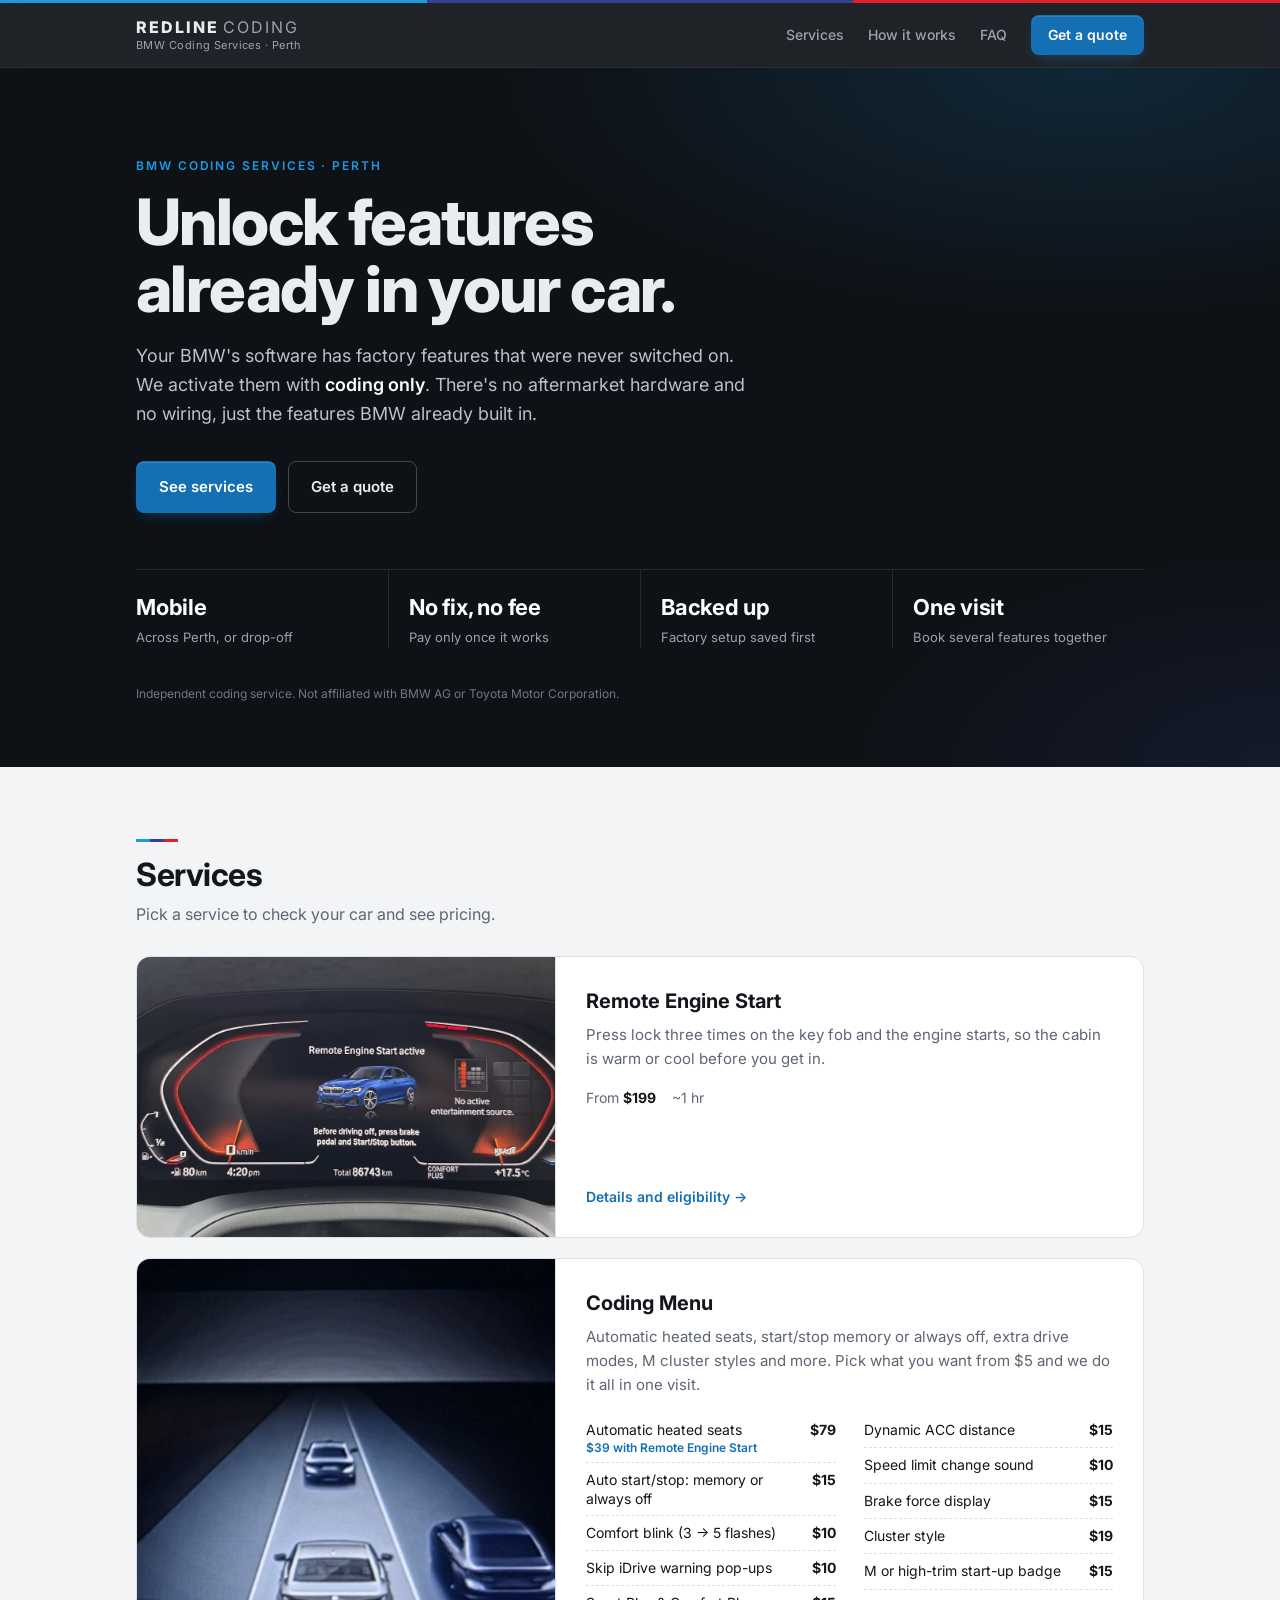
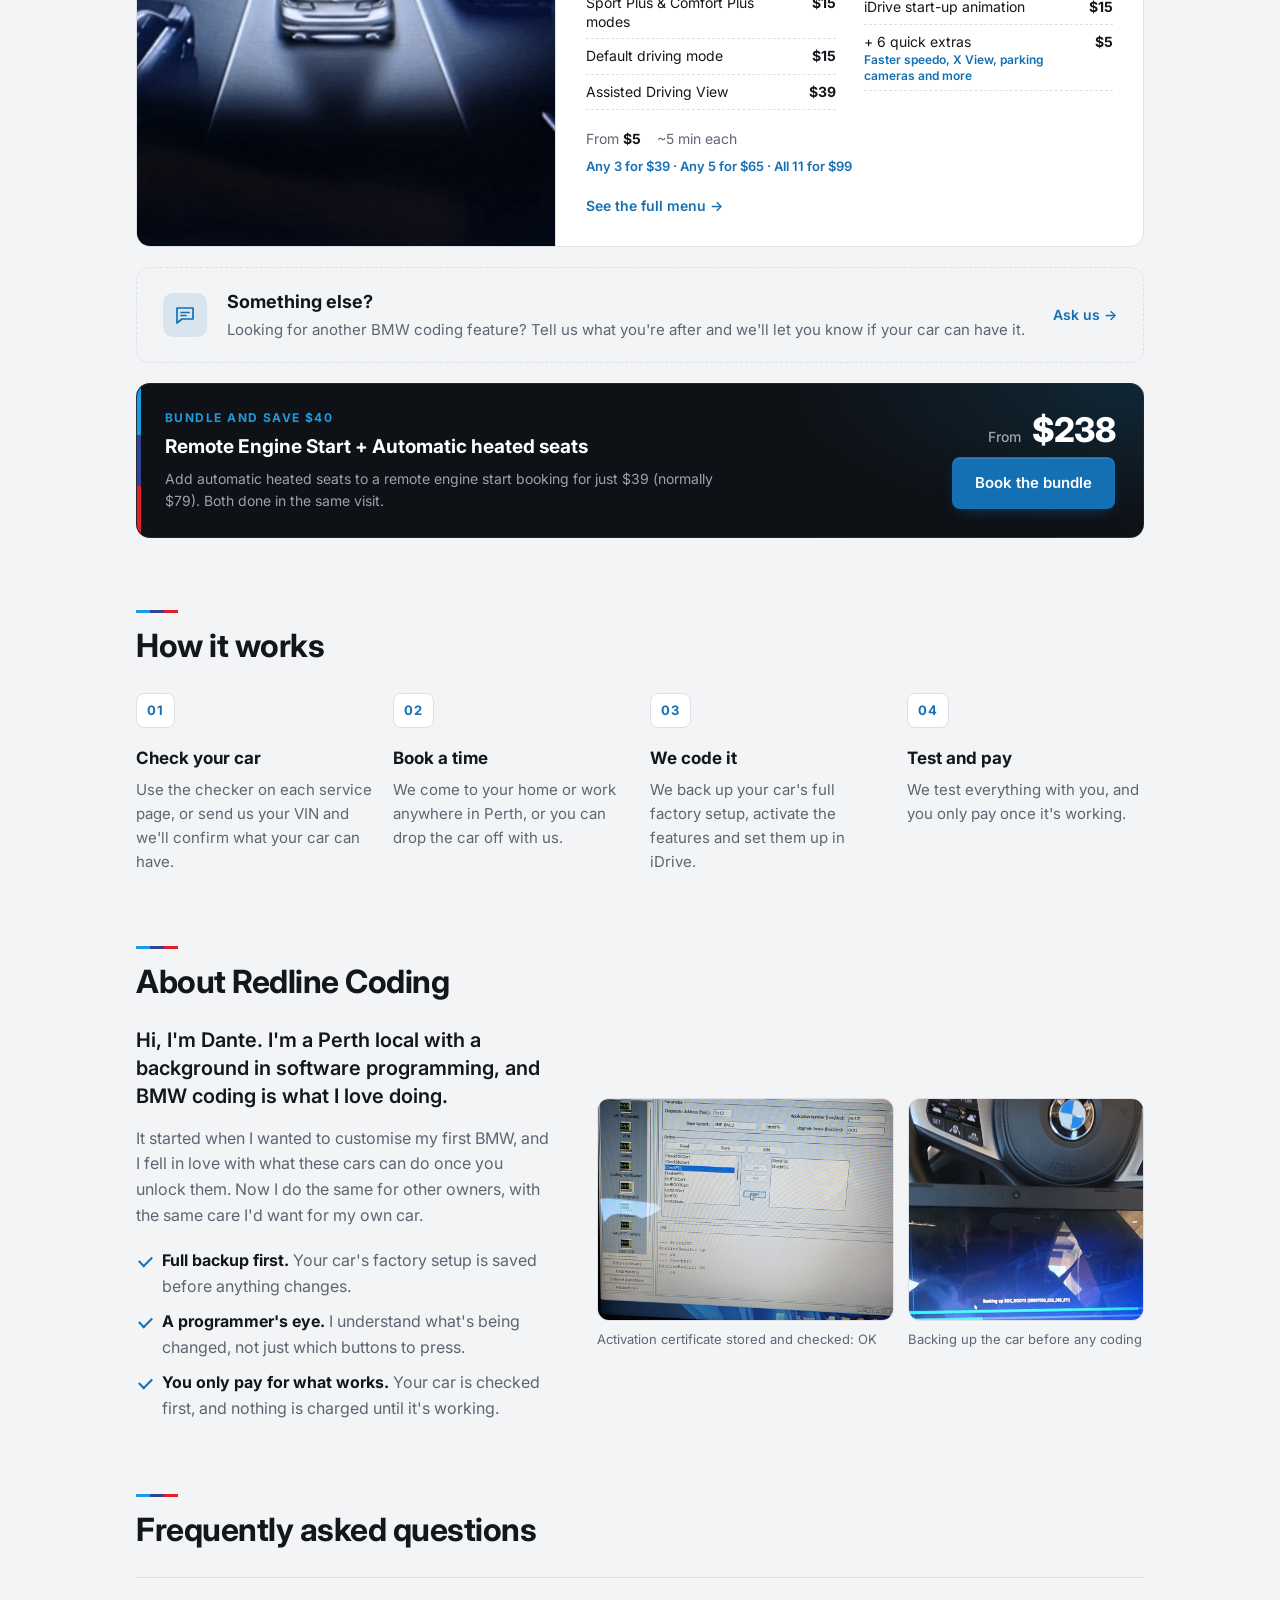
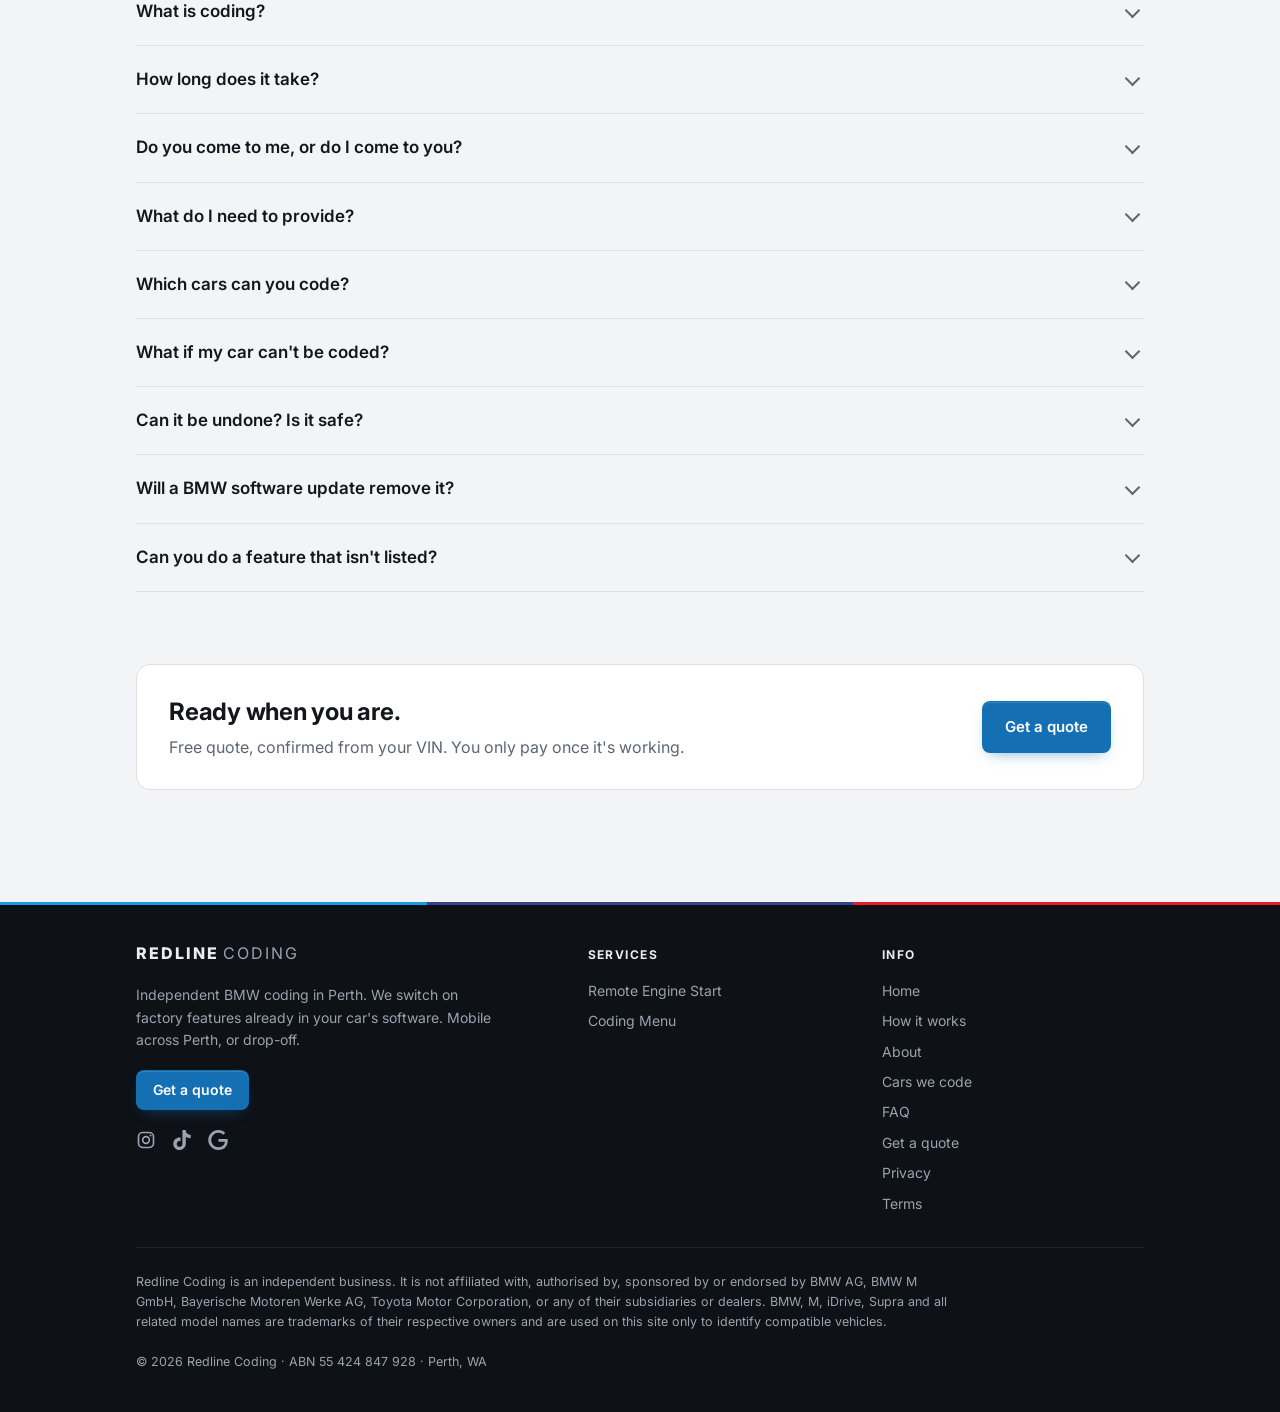
<file: index.html>
<!DOCTYPE html>
<html lang="en-AU">
<head>
<!-- Google tag (gtag.js) -->
<script async src="https://www.googletagmanager.com/gtag/js?id=G-E07F1L9CG0"></script>
<script>
  window.dataLayer = window.dataLayer || [];
  function gtag(){dataLayer.push(arguments);}
  gtag('js', new Date());

  gtag('config', 'G-E07F1L9CG0');
</script>
<meta charset="UTF-8">
<meta name="viewport" content="width=device-width, initial-scale=1">
<title>Redline Coding | BMW Coding Services Perth</title>
<meta name="description" content="Independent BMW coding in Perth. We switch on factory features already in your car, like remote engine start and heated seats. Mobile or drop-off.">
<meta property="og:title" content="Redline Coding | BMW Coding Services Perth">
<meta property="og:description" content="Unlock factory features already in your BMW: remote engine start, automatic heated seats and more. Mobile across Perth.">
<meta property="og:type" content="website">
<meta property="og:url" content="https://redlinecoding.com.au/">
<link rel="canonical" href="https://redlinecoding.com.au/">
<meta property="og:site_name" content="Redline Coding">
<meta property="og:image" content="https://redlinecoding.com.au/media/og-home.jpg">
<meta property="og:image:width" content="1200">
<meta property="og:image:height" content="630">
<meta property="og:image:alt" content="Redline Coding: BMW coding services in Perth.">
<meta name="twitter:card" content="summary_large_image">
<meta name="theme-color" content="#0e1116">
<link rel="preconnect" href="https://fonts.googleapis.com">
<link rel="preconnect" href="https://fonts.gstatic.com" crossorigin>
<link href="https://fonts.googleapis.com/css2?family=Inter:wght@400;500;600;700;800&display=swap" rel="stylesheet">
<link rel="stylesheet" href="styles.css">
<link rel="icon" href="icon.svg" type="image/svg+xml">
<link rel="icon" href="media/icon-192.png" type="image/png" sizes="192x192">
<link rel="apple-touch-icon" href="apple-touch-icon.png">
<link rel="manifest" href="site.webmanifest">
<meta name="apple-mobile-web-app-title" content="Redline">
<!-- tells Google the site name to show in search results -->
<script type="application/ld+json">
{"@context": "https://schema.org", "@type": "WebSite", "name": "Redline Coding", "alternateName": "Redline Coding Perth", "url": "https://redlinecoding.com.au/"}
</script>
<script type="application/ld+json">
{
  "@context": "https://schema.org",
  "@type": "AutoRepair",
  "name": "Redline Coding",
  "description": "Independent BMW coding in Perth: remote engine start, automatic heated seats and a menu of factory features. Mobile across Perth or drop-off.",
  "url": "https://redlinecoding.com.au/",
  "image": "https://redlinecoding.com.au/media/og-home.jpg",
  "areaServed": { "@type": "City", "name": "Perth" },
  "address": { "@type": "PostalAddress", "addressLocality": "Perth", "addressRegion": "WA", "addressCountry": "AU" },
  "priceRange": "$5–$199",
  "sameAs": ["https://www.instagram.com/redlinecodingperth/", "https://www.tiktok.com/@redline.coding", "https://share.google/6yGSnhQcemCVBCfMC"]
}
</script>
</head>
<body>

<!--prerender:site-nav--><div id="site-nav">
      <div class="mstripe" aria-hidden="true"></div>
      <nav class="nav" aria-label="Main">
        <div class="wrap nav-inner">
          <a class="brand" href="#top" aria-label="Redline Coding home">
            <span class="brand-name">REDLINE <b>CODING</b></span>
            <span class="brand-sub">BMW Coding Services · Perth</span>
          </a>
          <div class="nav-links">
            <a href="#services">Services</a>
            <a href="#how">How it works</a>
            <a href="#faq">FAQ</a>
            <a class="btn btn-primary btn-sm" href="enquire.html" data-quote="">Get a quote</a>
          </div>
          <button type="button" class="nav-toggle" aria-expanded="false" aria-controls="nav-panel" aria-label="Open menu">
            <span></span><span></span>
          </button>
        </div>
        <div class="nav-panel" id="nav-panel" hidden="">
          <div class="wrap">
            <p class="nav-label">Services</p>
            <div class="nav-svcs">
      <a href="remote-start.html">
        <span class="f-icon" aria-hidden="true"><svg viewBox="0 0 24 24"><rect x="7" y="2.5" width="10" height="19" rx="3"></rect><circle cx="12" cy="8" r="1.6"></circle><path d="M10 13.5h4M10 16.5h4"></path></svg></span>
        <span>Remote Engine Start<small>From $199 · ~1 hr</small></span>
      </a>
      <a href="coding-menu.html">
        <span class="f-icon" aria-hidden="true"><svg viewBox="0 0 24 24"><circle cx="12" cy="12" r="8.5"></circle><path d="M12 12l3.5-3.5"></path><path d="M12 5v1.5M5 12h1.5M17.5 12H19"></path></svg></span>
        <span>Coding Menu<small>From $5 · ~5 min each</small></span>
      </a></div>
            <div class="nav-more">
              <a href="#how">How it works</a>
              <a href="cars.html">Cars we code</a>
              <a href="#faq">FAQ</a>
              <a href="enquire.html">Get a quote</a>
            </div>
          </div>
        </div>
      </nav></div><!--/prerender:site-nav-->

<header class="hero" id="top">
  <div class="wrap">
    <p class="eyebrow">BMW coding services · Perth</p>
    <h1>Unlock features already in your car.</h1>
    <p class="lede">Your BMW's software has factory features that were never switched on. We activate them with <strong>coding only</strong>. There's no aftermarket hardware and no wiring, just the features BMW already built in.</p>
    <div class="cta-row">
      <a class="btn btn-primary" href="#services">See services</a>
      <a class="btn btn-ghost" href="enquire.html" data-quote>Get a quote</a>
    </div>
    <dl class="facts">
      <div><dt>Mobile</dt><dd>Across Perth, or drop-off</dd></div>
      <div><dt>No fix, no fee</dt><dd>Pay only once it works</dd></div>
      <div><dt>Backed up</dt><dd>Factory setup saved first</dd></div>
      <div><dt>One visit</dt><dd>Book several features together</dd></div>
    </dl>
    <p class="hero-note">Independent coding service. Not affiliated with BMW AG or Toyota Motor Corporation.</p>
  </div>
</header>

<main>

  <section class="wrap section" id="services">
    <h2 class="h2">Services</h2>
    <p class="muted">Pick a service to check your car and see pricing.</p>
    <!--prerender:service-cards--><div class="svc-grid" id="service-cards">
    <a class="svc-card" href="remote-start.html">
      <div class="svc-cover"><img src="media/rs-cluster.jpg" alt="" loading="lazy"></div>
      <div class="svc-body">
        <h3>Remote Engine Start</h3>
        <p>Press lock three times on the key fob and the engine starts, so the cabin is warm or cool before you get in.</p>
        
        <p class="svc-meta"><span>From <b>$199</b></span><span>~1 hr</span></p>
        
        
        <span class="svc-more">Details and eligibility <span aria-hidden="true">→</span></span>
      </div>
    </a>
    <a class="svc-card" href="coding-menu.html">
      <div class="svc-cover"><img src="media/card-coding-menu-hd.jpg" alt="" loading="lazy"></div>
      <div class="svc-body">
        <h3>Coding Menu</h3>
        <p>Automatic heated seats, start/stop memory or always off, extra drive modes, M cluster styles and more. Pick what you want from $5 and we do it all in one visit.</p>
        
    <ul class="svc-feats">
      
        <li><span>Automatic heated seats<small>$39 with Remote Engine Start</small></span><b>$79</b></li>
        <li><span>Auto start/stop: memory or always off</span><b>$15</b></li>
        <li><span>Comfort blink (3 → 5 flashes)</span><b>$10</b></li>
        <li><span>Skip iDrive warning pop-ups</span><b>$10</b></li>
        <li><span>Sport Plus &amp; Comfort Plus modes</span><b>$15</b></li>
        <li><span>Default driving mode</span><b>$15</b></li>
        <li><span>Assisted Driving View</span><b>$39</b></li>
        <li><span>Dynamic ACC distance</span><b>$15</b></li>
        <li><span>Speed limit change sound</span><b>$10</b></li>
        <li><span>Brake force display</span><b>$15</b></li>
        <li><span>Cluster style</span><b>$19</b></li>
        <li><span>M or high-trim start-up badge</span><b>$15</b></li>
        <li><span>iDrive start-up animation</span><b>$15</b></li>
      
        <li><span>+ 6 quick extras<small>Faster speedo, X View, parking cameras and more</small></span><b>$5</b></li>
    </ul>
        <p class="svc-meta"><span>From <b>$5</b></span><span>~5 min each</span></p>
        
        <p class="svc-deal">Any 3 for $39 · Any 5 for $65 · All 11 for $99</p>
        <span class="svc-more">See the full menu <span aria-hidden="true">→</span></span>
      </div>
    </a>
    <a class="svc-card svc-card-alt" href="enquire.html?other=1">
      <div class="f-icon" aria-hidden="true"><svg viewBox="0 0 24 24"><path d="M4 5h16v11H9l-5 4z"></path><path d="M8 9.5h8M8 12.5h5"></path></svg></div>
      <div class="svc-alt-text"><h3>Something else?</h3>
      <p>Looking for another BMW coding feature? Tell us what you're after and we'll let you know if your car can have it.</p></div>
      <span class="svc-more">Ask us <span aria-hidden="true">→</span></span>
    </a></div><!--/prerender:service-cards-->
    <!--prerender:bundles--><div class="bundles" id="bundles">
      <div class="bundle">
        <div>
          <p class="bundle-tag">Bundle and save $40</p>
          <p class="bundle-title">Remote Engine Start + Automatic heated seats</p>
          <p class="bundle-sub">Add automatic heated seats to a remote engine start booking for just $39 (normally $79). Both done in the same visit.</p>
        </div>
        <div class="bundle-price">
          <p><span class="from">From</span> $238</p>
          <a class="btn btn-primary" href="enquire.html?pick=remote-start&amp;f=heated-seats">Book the bundle</a>
        </div>
      </div></div><!--/prerender:bundles-->
  </section>

  <section class="wrap section" id="how">
    <h2 class="h2">How it works</h2>
    <ol class="steps">
      <li>
        <h3>Check your car</h3>
        <p>Use the checker on each service page, or send us your VIN and we'll confirm what your car can have.</p>
      </li>
      <li>
        <h3>Book a time</h3>
        <p>We come to your home or work anywhere in Perth, or you can drop the car off with us.</p>
      </li>
      <li>
        <h3>We code it</h3>
        <p>We back up your car's full factory setup, activate the features and set them up in iDrive.</p>
      </li>
      <li>
        <h3>Test and pay</h3>
        <p>We test everything with you, and you only pay once it's working.</p>
      </li>
    </ol>
  </section>

  <section class="wrap section" id="about">
    <h2 class="h2">About Redline Coding</h2>
    <div class="about">
      <div class="about-text">
        <p class="about-lead">Hi, I'm Dante. I'm a Perth local with a background in software programming, and BMW coding is what I love doing.</p>
        <p>It started when I wanted to customise my first BMW, and I fell in love with what these cars can do once you unlock them. Now I do the same for other owners, with the same care I'd want for my own car.</p>
        <ul class="about-points">
          <li><b>Full backup first.</b> Your car's factory setup is saved before anything changes.</li>
          <li><b>A programmer's eye.</b> I understand what's being changed, not just which buttons to press.</li>
          <li><b>You only pay for what works.</b> Your car is checked first, and nothing is charged until it's working.</li>
        </ul>
      </div>
      <div class="about-shots">
        <figure style="--ar: 1.333">
          <img src="media/about-esys.jpg" width="1000" height="750" loading="lazy" alt="Laptop running BMW coding software, showing the activation certificate stored and checked OK">
          <figcaption>Activation certificate stored and checked: OK</figcaption>
        </figure>
        <figure style="--ar: 1.059">
          <img src="media/about-backup.jpg" width="900" height="850" loading="lazy" alt="Laptop backing up a BMW body control module, with the steering wheel behind it">
          <figcaption>Backing up the car before any coding</figcaption>
        </figure>
      </div>
    </div>
  </section>

  <section class="wrap section" id="faq">
    <h2 class="h2">Frequently asked questions</h2>
    <div class="faq">
      <details>
        <summary>What is coding?</summary>
        <p>Think of it like a light switch. BMW reserves some features for higher trim levels or later model years, even when your car is fully capable of them. They're already in your car's software, just switched off. Coding switches them on.</p>
        <p>We connect a laptop to the car's diagnostic (OBD) port. Nothing is added or rewired.</p>
      </details>
      <details>
        <summary>How long does it take?</summary>
        <p>It depends on the feature. Coding Menu features take a few minutes each, automatic heated seats about 15 minutes, and remote engine start about an hour. If you book several, we do them all in the same visit.</p>
      </details>
      <details>
        <summary>Do you come to me, or do I come to you?</summary>
        <p>Either. We're mobile across Perth and can do it at your home or workplace. You can also drop the car off with us. Let us know which you'd prefer when you enquire.</p>
      </details>
      <details>
        <summary>What do I need to provide?</summary>
        <p>Just the car and its key, with a <b>healthy battery</b>. For a mobile visit, please park near a <b>standard power point</b>, because we run a battery charger and laptop so the car's voltage stays steady while we code. Please also unplug anything connected to the OBD port under the dashboard, such as tuning dongles, trackers or insurance devices.</p>
        <p>Before we code, please make sure the car has been <b>driven recently</b>, the battery <b>isn't too old</b>, and it <b>hasn't been drained or left sitting</b> for an extended period. Even with the charger connected, a weak battery can let the voltage drop mid-coding, which can corrupt a module. If you're unsure about any of these, or your car has been slow to start, please tell us before we book.</p>
      </details>
      <details>
        <summary>Which cars can you code?</summary>
        <p>BMWs built before March 2021 with iDrive 7. We can't code iDrive 6 or the newer curved-screen iDrive 8. From March 2021, BMW locked coding on its cars. Each service has its own list of eligible models and a checker. Pick a service above, or send us your VIN and we'll tell you what your car can have. <a href="cars.html">See every model we code</a>.</p>
      </details>
      <details>
        <summary>What if my car can't be coded?</summary>
        <p>You don't pay. We check eligibility first, and if the car won't accept the coding, there's no charge. You only pay once it's working.</p>
      </details>
      <details>
        <summary>Can it be undone? Is it safe?</summary>
        <p>Yes, it can be undone. We save a full backup of your car's factory setup before changing anything, so we can restore it at any time. The coding only turns on features already in your car's software. If you're concerned about your new-car warranty, check with your dealer first.</p>
      </details>
      <details>
        <summary>Will a BMW software update remove it?</summary>
        <p>It can. A dealer software update or a BMW over-the-air update can reset the coding. If that happens, get in touch and we'll re-code it, free within 3 months of your job.</p>
      </details>
      <details>
        <summary>Can you do a feature that isn't listed?</summary>
        <p>Possibly. On the <a href="enquire.html?other=1">quote page</a>, tick "Other coding", tell us what you're after and include your VIN. We'll let you know if your car can have it.</p>
      </details>
    </div>
  </section>

  <section class="wrap section">
    <div class="cta-card">
      <div>
        <h2>Ready when you are.</h2>
        <p>Free quote, confirmed from your VIN. You only pay once it's working.</p>
      </div>
      <a class="btn btn-primary" href="enquire.html">Get a quote</a>
    </div>
  </section>

</main>

<!--prerender:site-footer--><div id="site-footer">
      <footer class="footer">
        <div class="mstripe" aria-hidden="true"></div>
        <div class="wrap">
          <div class="foot-grid">
            <div class="foot-about">
              <p class="foot-brand">REDLINE <b>CODING</b></p>
              <p>Independent BMW coding in Perth. We switch on factory features already in your car's software. Mobile across Perth, or drop-off.</p>
              <a class="btn btn-primary btn-sm" href="enquire.html">Get a quote</a>
              <div class="foot-social">
                <a href="https://www.instagram.com/redlinecodingperth/" target="_blank" rel="noopener" aria-label="Redline Coding on Instagram" title="Instagram"><svg viewBox="0 0 24 24" fill="none" stroke="currentColor" stroke-width="2" aria-hidden="true"><rect x="3" y="3" width="18" height="18" rx="5"></rect><circle cx="12" cy="12" r="4"></circle><circle cx="17.5" cy="6.5" r="1.2" fill="currentColor" stroke="none"></circle></svg></a>
                <a href="https://www.tiktok.com/@redline.coding" target="_blank" rel="noopener" aria-label="Redline Coding on TikTok" title="TikTok"><svg viewBox="0 0 24 24" fill="currentColor" aria-hidden="true"><path d="M12.525.02c1.31-.02 2.61-.01 3.91-.02.08 1.53.63 3.09 1.75 4.17 1.12 1.11 2.7 1.62 4.24 1.79v4.03c-1.44-.05-2.89-.35-4.2-.97-.57-.26-1.1-.59-1.62-.93-.01 2.92.01 5.84-.02 8.75-.08 1.4-.54 2.79-1.35 3.94-1.31 1.92-3.58 3.17-5.91 3.21-1.43.08-2.86-.31-4.08-1.03-2.02-1.19-3.44-3.37-3.65-5.71-.02-.5-.03-1-.01-1.49.18-1.9 1.12-3.72 2.58-4.96 1.66-1.44 3.98-2.13 6.15-1.72.02 1.48-.04 2.96-.04 4.44-.99-.32-2.15-.23-3.02.37-.63.41-1.11 1.04-1.36 1.75-.21.51-.15 1.07-.14 1.61.24 1.64 1.82 3.02 3.5 2.87 1.12-.01 2.19-.66 2.77-1.61.19-.33.4-.67.41-1.06.1-1.79.06-3.57.07-5.36.01-4.03-.01-8.05.02-12.07z"></path></svg></a>
                <a href="https://share.google/6yGSnhQcemCVBCfMC" target="_blank" rel="noopener" aria-label="Redline Coding on Google" title="Google"><svg viewBox="0 0 24 24" fill="currentColor" aria-hidden="true"><path d="M12.48 10.92v3.28h7.84c-.24 1.84-.853 3.187-1.787 4.133-1.147 1.147-2.933 2.4-6.053 2.4-4.827 0-8.6-3.893-8.6-8.72s3.773-8.72 8.6-8.72c2.6 0 4.507 1.027 5.907 2.347l2.307-2.307C18.747 1.44 16.133 0 12.48 0 5.867 0 .307 5.387.307 12s5.56 12 12.173 12c3.573 0 6.267-1.173 8.373-3.36 2.16-2.16 2.84-5.213 2.84-7.667 0-.76-.053-1.467-.173-2.053H12.48z"></path></svg></a>
              </div>
            </div>
            <div class="foot-col">
              <p class="foot-head">Services</p>
              <a href="remote-start.html">Remote Engine Start</a><a href="coding-menu.html">Coding Menu</a>
            </div>
            <div class="foot-col">
              <p class="foot-head">Info</p>
              <a href="/">Home</a>
              <a href="/#how">How it works</a>
              <a href="/#about">About</a>
              <a href="cars.html">Cars we code</a>
              <a href="#faq">FAQ</a>
              <a href="enquire.html">Get a quote</a>
              <a href="privacy.html">Privacy</a>
              <a href="terms.html">Terms</a>
            </div>
          </div>
          <p class="disclaimer">Redline Coding is an independent business. It is not affiliated with, authorised by, sponsored by or endorsed by BMW AG, BMW M GmbH, Bayerische Motoren Werke AG, Toyota Motor Corporation, or any of their subsidiaries or dealers. BMW, M, iDrive, Supra and all related model names are trademarks of their respective owners and are used on this site only to identify compatible vehicles.</p>
          <p class="copy">© 2026 Redline Coding · ABN 55 424 847 928 · Perth, WA</p>
        </div>
      </footer></div><!--/prerender:site-footer-->

<script src="vehicles.js"></script>
<script src="services.js"></script>
<script src="app.js"></script>
</body>
</html>
</file>
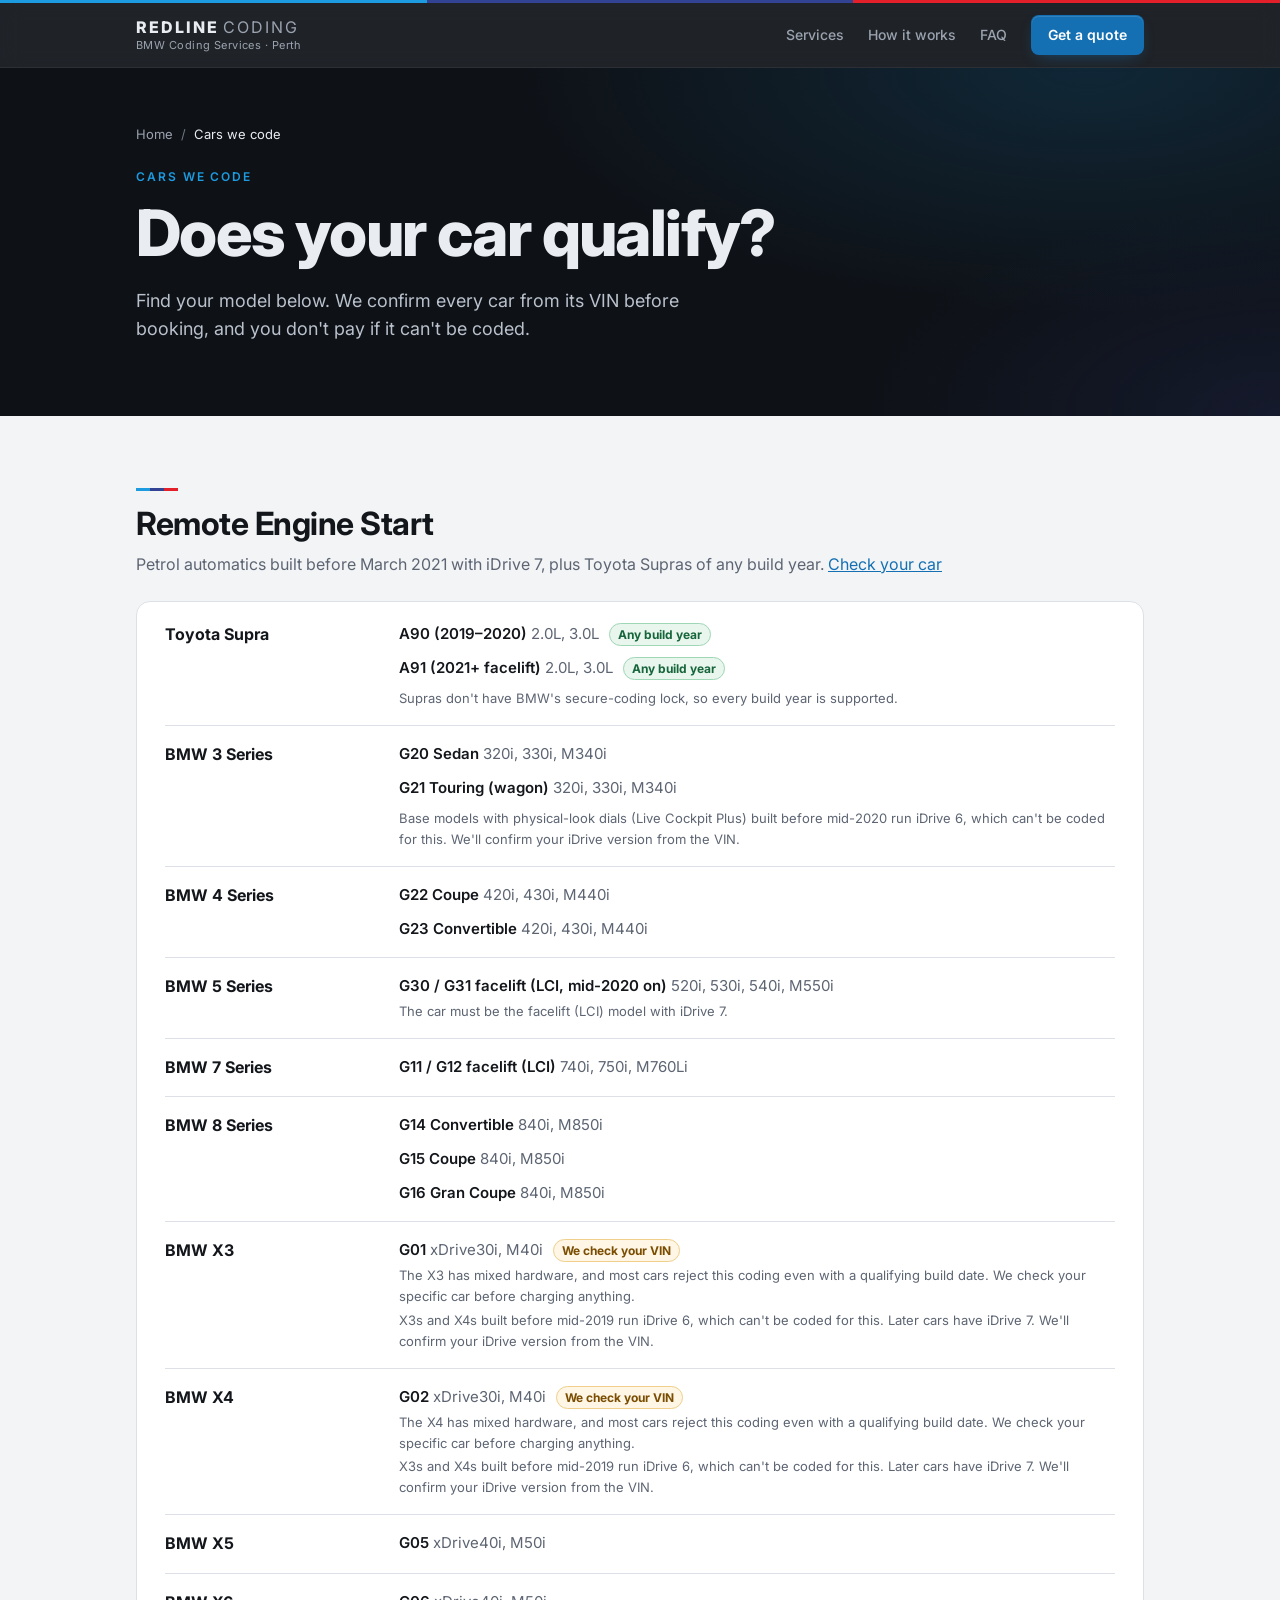
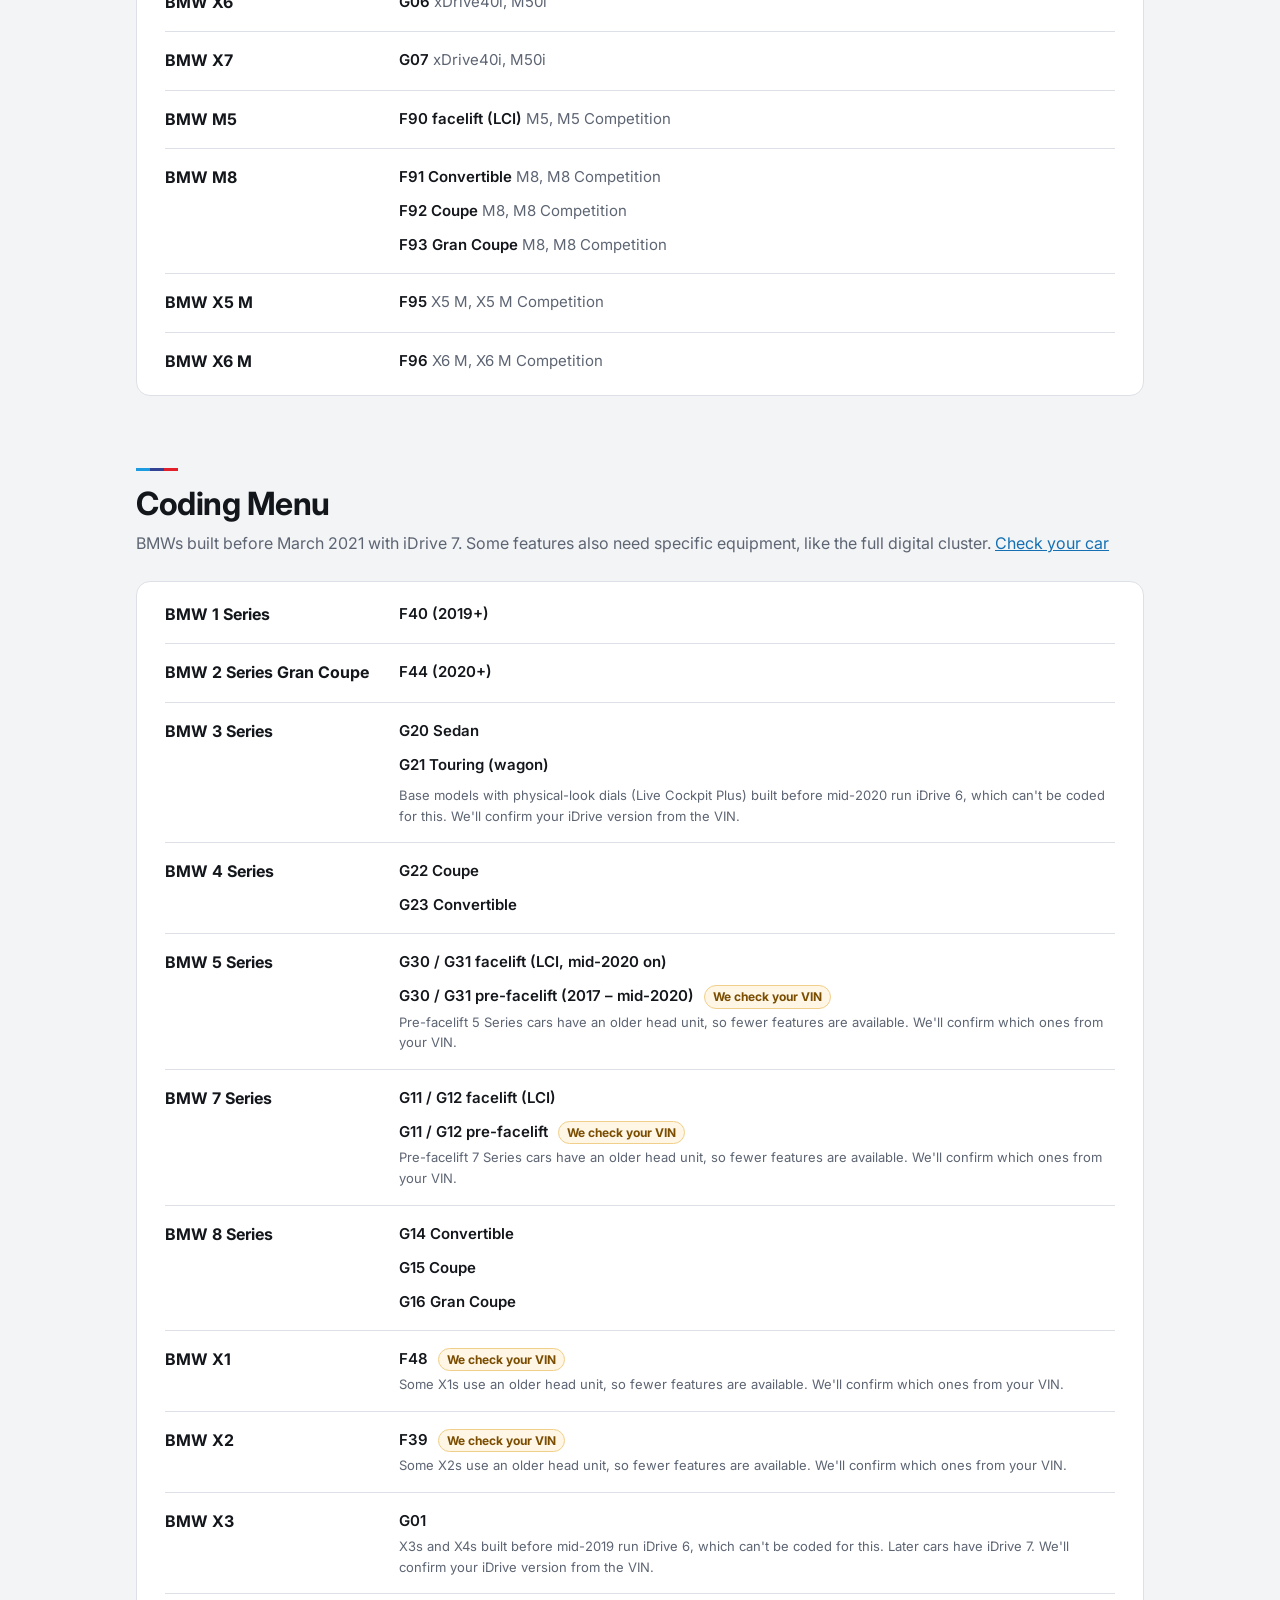
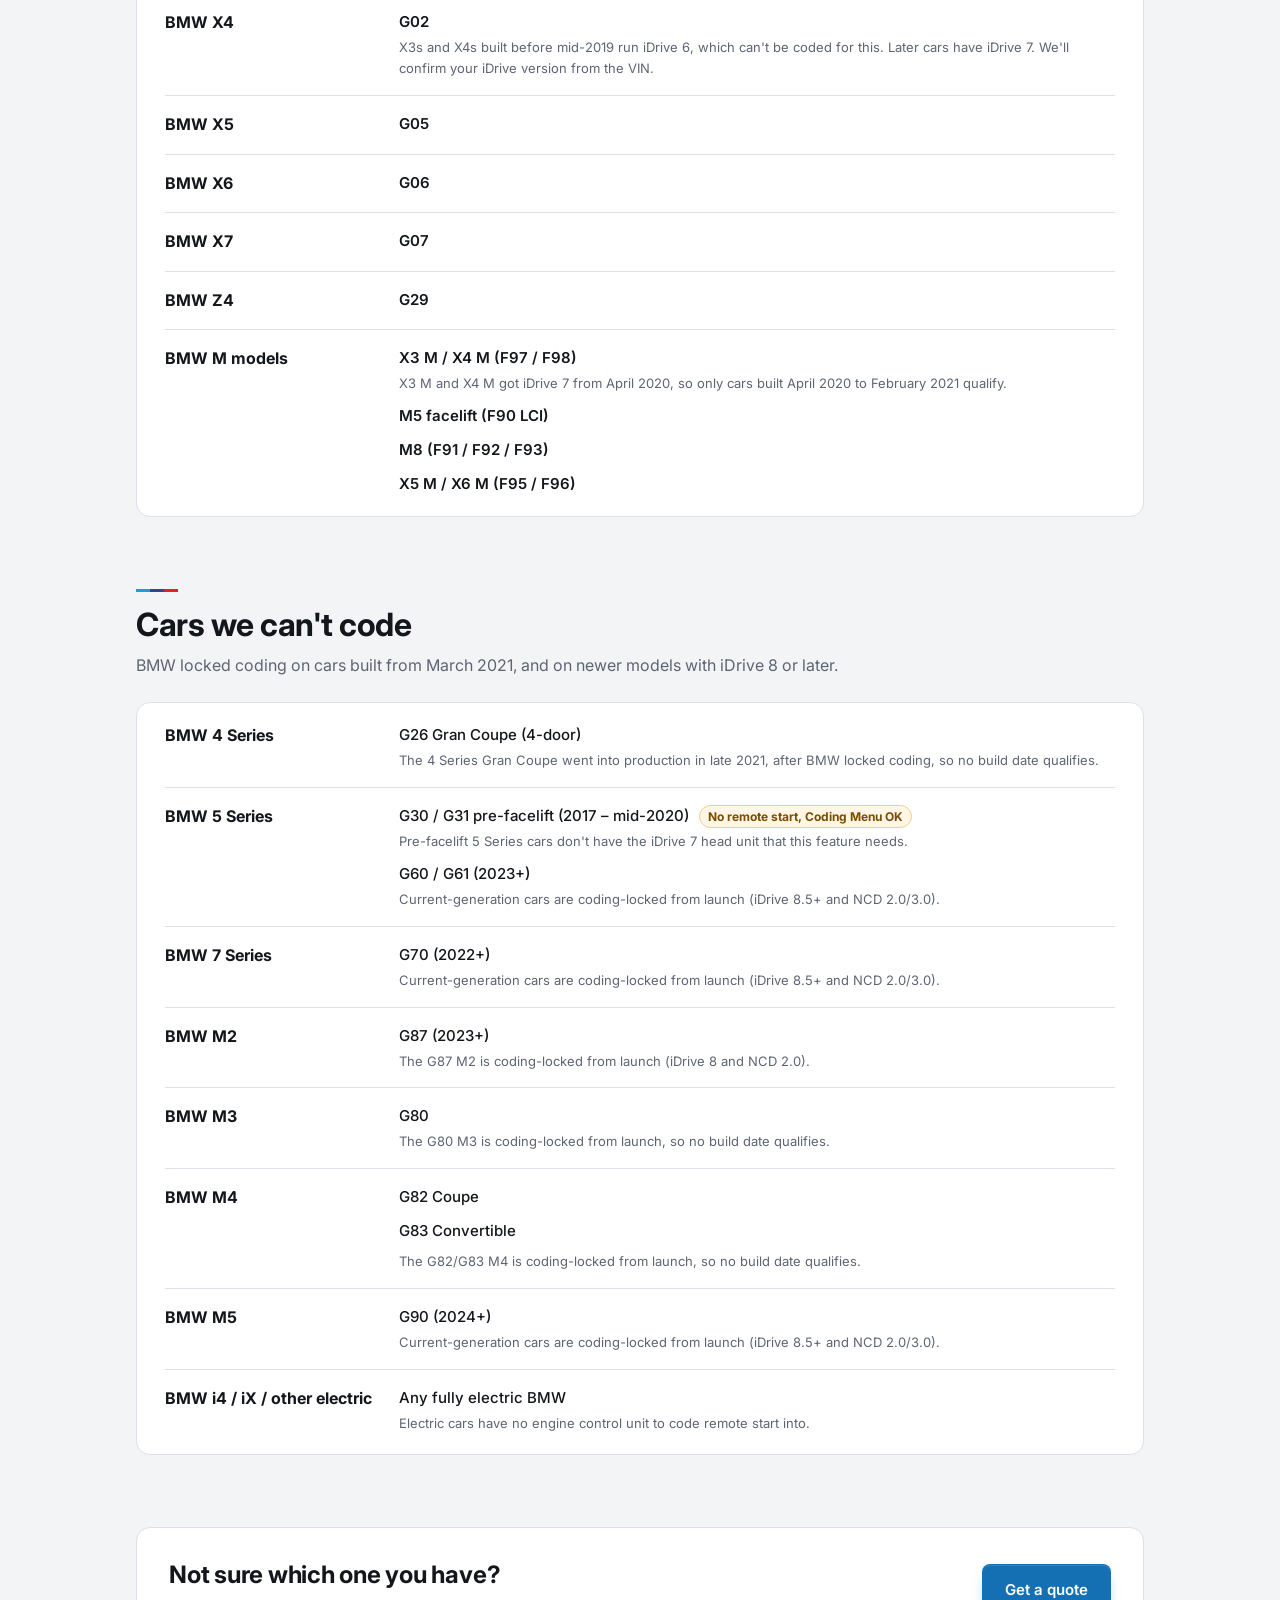
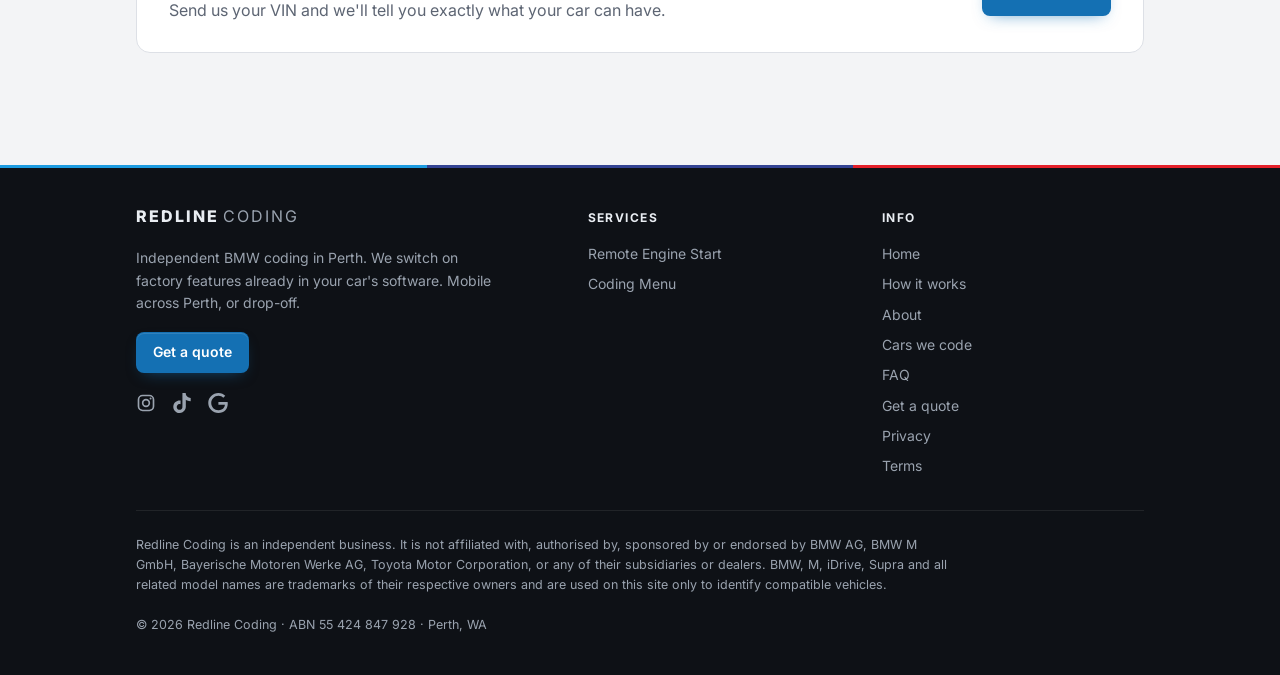
<file: cars.html>
<!DOCTYPE html>
<html lang="en-AU">
<head>
<!-- Google tag (gtag.js) -->
<script async src="https://www.googletagmanager.com/gtag/js?id=G-E07F1L9CG0"></script>
<script>
  window.dataLayer = window.dataLayer || [];
  function gtag(){dataLayer.push(arguments);}
  gtag('js', new Date());

  gtag('config', 'G-E07F1L9CG0');
</script>
<meta charset="UTF-8">
<meta name="viewport" content="width=device-width, initial-scale=1">
<title>Cars We Code: BMW and Toyota Supra Models | Redline Coding Perth</title>
<meta name="description" content="Which BMW and Toyota Supra models we can code in Perth: G20 3 Series, 4 Series, 5 Series, X3, X5, X7, M5, M8 and more, built before March 2021.">
<meta property="og:title" content="Cars We Code | Redline Coding Perth">
<meta property="og:description" content="Check which BMW and Toyota Supra models can have remote engine start and Coding Menu features.">
<meta property="og:type" content="website">
<meta property="og:url" content="https://redlinecoding.com.au/cars.html">
<link rel="canonical" href="https://redlinecoding.com.au/cars.html">
<meta property="og:site_name" content="Redline Coding">
<meta property="og:image" content="https://redlinecoding.com.au/media/og-home.jpg">
<meta property="og:image:width" content="1200">
<meta property="og:image:height" content="630">
<meta property="og:image:alt" content="Redline Coding: BMW coding services in Perth.">
<meta name="twitter:card" content="summary_large_image">
<meta name="theme-color" content="#0e1116">
<link rel="preconnect" href="https://fonts.googleapis.com">
<link rel="preconnect" href="https://fonts.gstatic.com" crossorigin>
<link href="https://fonts.googleapis.com/css2?family=Inter:wght@400;500;600;700;800&display=swap" rel="stylesheet">
<link rel="stylesheet" href="styles.css">
<link rel="icon" href="icon.svg" type="image/svg+xml">
<link rel="apple-touch-icon" href="apple-touch-icon.png">
<link rel="manifest" href="site.webmanifest">
</head>
<body data-page="cars">

<!--prerender:site-nav--><div id="site-nav">
      <div class="mstripe" aria-hidden="true"></div>
      <nav class="nav" aria-label="Main">
        <div class="wrap nav-inner">
          <a class="brand" href="/" aria-label="Redline Coding home">
            <span class="brand-name">REDLINE <b>CODING</b></span>
            <span class="brand-sub">BMW Coding Services · Perth</span>
          </a>
          <div class="nav-links">
            <a href="/#services">Services</a>
            <a href="/#how">How it works</a>
            <a href="/#faq">FAQ</a>
            <a class="btn btn-primary btn-sm" href="enquire.html" data-quote="">Get a quote</a>
          </div>
          <button type="button" class="nav-toggle" aria-expanded="false" aria-controls="nav-panel" aria-label="Open menu">
            <span></span><span></span>
          </button>
        </div>
        <div class="nav-panel" id="nav-panel" hidden="">
          <div class="wrap">
            <p class="nav-label">Services</p>
            <div class="nav-svcs">
      <a href="remote-start.html">
        <span class="f-icon" aria-hidden="true"><svg viewBox="0 0 24 24"><rect x="7" y="2.5" width="10" height="19" rx="3"></rect><circle cx="12" cy="8" r="1.6"></circle><path d="M10 13.5h4M10 16.5h4"></path></svg></span>
        <span>Remote Engine Start<small>From $199 · ~1 hr</small></span>
      </a>
      <a href="coding-menu.html">
        <span class="f-icon" aria-hidden="true"><svg viewBox="0 0 24 24"><circle cx="12" cy="12" r="8.5"></circle><path d="M12 12l3.5-3.5"></path><path d="M12 5v1.5M5 12h1.5M17.5 12H19"></path></svg></span>
        <span>Coding Menu<small>From $5 · ~5 min each</small></span>
      </a></div>
            <div class="nav-more">
              <a href="/#how">How it works</a>
              <a href="cars.html">Cars we code</a>
              <a href="/#faq">FAQ</a>
              <a href="enquire.html">Get a quote</a>
            </div>
          </div>
        </div>
      </nav></div><!--/prerender:site-nav-->

<header class="hero hero-slim" id="top">
  <div class="wrap">
    <p class="eyebrow">Cars we code</p>
    <h1>Does your car qualify?</h1>
    <p class="lede">Find your model below. We confirm every car from its VIN before booking, and you don't pay if it can't be coded.</p>
  </div>
</header>

<main>
  <section class="wrap section" id="remote-start-cars">
    <h2 class="h2">Remote Engine Start</h2>
    <p class="muted">Petrol automatics built before March 2021 with iDrive 7, plus Toyota Supras of any build year. <a href="remote-start.html#check">Check your car</a></p>
    <!--prerender:cars-remote-start--><div class="card cars" id="cars-remote-start"><div class="car-row"><h3>Toyota Supra</h3><div><ul><li>A90 (2019–2020) <span class="car-trims">2.0L, 3.0L</span> <span class="car-tag car-tag-yes">Any build year</span></li><li>A91 (2021+ facelift) <span class="car-trims">2.0L, 3.0L</span> <span class="car-tag car-tag-yes">Any build year</span></li></ul><p class="car-note">Supras don't have BMW's secure-coding lock, so every build year is supported.</p></div></div><div class="car-row"><h3>BMW 3 Series</h3><div><ul><li>G20 Sedan <span class="car-trims">320i, 330i, M340i</span></li><li>G21 Touring (wagon) <span class="car-trims">320i, 330i, M340i</span></li></ul><p class="car-note">Base models with physical-look dials (Live Cockpit Plus) built before mid-2020 run iDrive 6, which can't be coded for this. We'll confirm your iDrive version from the VIN.</p></div></div><div class="car-row"><h3>BMW 4 Series</h3><div><ul><li>G22 Coupe <span class="car-trims">420i, 430i, M440i</span></li><li>G23 Convertible <span class="car-trims">420i, 430i, M440i</span></li></ul></div></div><div class="car-row"><h3>BMW 5 Series</h3><div><ul><li>G30 / G31 facelift (LCI, mid-2020 on) <span class="car-trims">520i, 530i, 540i, M550i</span><small>The car must be the facelift (LCI) model with iDrive 7.</small></li></ul></div></div><div class="car-row"><h3>BMW 7 Series</h3><div><ul><li>G11 / G12 facelift (LCI) <span class="car-trims">740i, 750i, M760Li</span></li></ul></div></div><div class="car-row"><h3>BMW 8 Series</h3><div><ul><li>G14 Convertible <span class="car-trims">840i, M850i</span></li><li>G15 Coupe <span class="car-trims">840i, M850i</span></li><li>G16 Gran Coupe <span class="car-trims">840i, M850i</span></li></ul></div></div><div class="car-row"><h3>BMW X3</h3><div><ul><li>G01 <span class="car-trims">xDrive30i, M40i</span> <span class="car-tag">We check your VIN</span><small>The X3 has mixed hardware, and most cars reject this coding even with a qualifying build date. We check your specific car before charging anything.</small><small>X3s and X4s built before mid-2019 run iDrive 6, which can't be coded for this. Later cars have iDrive 7. We'll confirm your iDrive version from the VIN.</small></li></ul></div></div><div class="car-row"><h3>BMW X4</h3><div><ul><li>G02 <span class="car-trims">xDrive30i, M40i</span> <span class="car-tag">We check your VIN</span><small>The X4 has mixed hardware, and most cars reject this coding even with a qualifying build date. We check your specific car before charging anything.</small><small>X3s and X4s built before mid-2019 run iDrive 6, which can't be coded for this. Later cars have iDrive 7. We'll confirm your iDrive version from the VIN.</small></li></ul></div></div><div class="car-row"><h3>BMW X5</h3><div><ul><li>G05 <span class="car-trims">xDrive40i, M50i</span></li></ul></div></div><div class="car-row"><h3>BMW X6</h3><div><ul><li>G06 <span class="car-trims">xDrive40i, M50i</span></li></ul></div></div><div class="car-row"><h3>BMW X7</h3><div><ul><li>G07 <span class="car-trims">xDrive40i, M50i</span></li></ul></div></div><div class="car-row"><h3>BMW M5</h3><div><ul><li>F90 facelift (LCI) <span class="car-trims">M5, M5 Competition</span></li></ul></div></div><div class="car-row"><h3>BMW M8</h3><div><ul><li>F91 Convertible <span class="car-trims">M8, M8 Competition</span></li><li>F92 Coupe <span class="car-trims">M8, M8 Competition</span></li><li>F93 Gran Coupe <span class="car-trims">M8, M8 Competition</span></li></ul></div></div><div class="car-row"><h3>BMW X5 M</h3><div><ul><li>F95 <span class="car-trims">X5 M, X5 M Competition</span></li></ul></div></div><div class="car-row"><h3>BMW X6 M</h3><div><ul><li>F96 <span class="car-trims">X6 M, X6 M Competition</span></li></ul></div></div></div><!--/prerender:cars-remote-start-->
  </section>

  <section class="wrap section" id="coding-menu-cars">
    <h2 class="h2">Coding Menu</h2>
    <p class="muted">BMWs built before March 2021 with iDrive 7. Some features also need specific equipment, like the full digital cluster. <a href="coding-menu.html#check">Check your car</a></p>
    <!--prerender:cars-coding-menu--><div class="card cars" id="cars-coding-menu"><div class="car-row"><h3>BMW 1 Series</h3><div><ul><li>F40 (2019+)</li></ul></div></div><div class="car-row"><h3>BMW 2 Series Gran Coupe</h3><div><ul><li>F44 (2020+)</li></ul></div></div><div class="car-row"><h3>BMW 3 Series</h3><div><ul><li>G20 Sedan</li><li>G21 Touring (wagon)</li></ul><p class="car-note">Base models with physical-look dials (Live Cockpit Plus) built before mid-2020 run iDrive 6, which can't be coded for this. We'll confirm your iDrive version from the VIN.</p></div></div><div class="car-row"><h3>BMW 4 Series</h3><div><ul><li>G22 Coupe</li><li>G23 Convertible</li></ul></div></div><div class="car-row"><h3>BMW 5 Series</h3><div><ul><li>G30 / G31 facelift (LCI, mid-2020 on)</li><li>G30 / G31 pre-facelift (2017 – mid-2020) <span class="car-tag">We check your VIN</span><small>Pre-facelift 5 Series cars have an older head unit, so fewer features are available. We'll confirm which ones from your VIN.</small></li></ul></div></div><div class="car-row"><h3>BMW 7 Series</h3><div><ul><li>G11 / G12 facelift (LCI)</li><li>G11 / G12 pre-facelift <span class="car-tag">We check your VIN</span><small>Pre-facelift 7 Series cars have an older head unit, so fewer features are available. We'll confirm which ones from your VIN.</small></li></ul></div></div><div class="car-row"><h3>BMW 8 Series</h3><div><ul><li>G14 Convertible</li><li>G15 Coupe</li><li>G16 Gran Coupe</li></ul></div></div><div class="car-row"><h3>BMW X1</h3><div><ul><li>F48 <span class="car-tag">We check your VIN</span><small>Some X1s use an older head unit, so fewer features are available. We'll confirm which ones from your VIN.</small></li></ul></div></div><div class="car-row"><h3>BMW X2</h3><div><ul><li>F39 <span class="car-tag">We check your VIN</span><small>Some X2s use an older head unit, so fewer features are available. We'll confirm which ones from your VIN.</small></li></ul></div></div><div class="car-row"><h3>BMW X3</h3><div><ul><li>G01<small>X3s and X4s built before mid-2019 run iDrive 6, which can't be coded for this. Later cars have iDrive 7. We'll confirm your iDrive version from the VIN.</small></li></ul></div></div><div class="car-row"><h3>BMW X4</h3><div><ul><li>G02<small>X3s and X4s built before mid-2019 run iDrive 6, which can't be coded for this. Later cars have iDrive 7. We'll confirm your iDrive version from the VIN.</small></li></ul></div></div><div class="car-row"><h3>BMW X5</h3><div><ul><li>G05</li></ul></div></div><div class="car-row"><h3>BMW X6</h3><div><ul><li>G06</li></ul></div></div><div class="car-row"><h3>BMW X7</h3><div><ul><li>G07</li></ul></div></div><div class="car-row"><h3>BMW Z4</h3><div><ul><li>G29</li></ul></div></div><div class="car-row"><h3>BMW M models</h3><div><ul><li>X3 M / X4 M (F97 / F98)<small>X3 M and X4 M got iDrive 7 from April 2020, so only cars built April 2020 to February 2021 qualify.</small></li><li>M5 facelift (F90 LCI)</li><li>M8 (F91 / F92 / F93)</li><li>X5 M / X6 M (F95 / F96)</li></ul></div></div></div><!--/prerender:cars-coding-menu-->
  </section>

  <section class="wrap section" id="not-codable">
    <h2 class="h2">Cars we can't code</h2>
    <p class="muted">BMW locked coding on cars built from March 2021, and on newer models with iDrive 8 or later.</p>
    <!--prerender:cars-excluded--><div class="card cars cars-no" id="cars-excluded"><div class="car-row"><h3>BMW 4 Series</h3><div><ul><li>G26 Gran Coupe (4-door)<small>The 4 Series Gran Coupe went into production in late 2021, after BMW locked coding, so no build date qualifies.</small></li></ul></div></div><div class="car-row"><h3>BMW 5 Series</h3><div><ul><li>G30 / G31 pre-facelift (2017 – mid-2020) <span class="car-tag">No remote start, Coding Menu OK</span><small>Pre-facelift 5 Series cars don't have the iDrive 7 head unit that this feature needs.</small></li><li>G60 / G61 (2023+)<small>Current-generation cars are coding-locked from launch (iDrive 8.5+ and NCD 2.0/3.0).</small></li></ul></div></div><div class="car-row"><h3>BMW 7 Series</h3><div><ul><li>G70 (2022+)<small>Current-generation cars are coding-locked from launch (iDrive 8.5+ and NCD 2.0/3.0).</small></li></ul></div></div><div class="car-row"><h3>BMW M2</h3><div><ul><li>G87 (2023+)<small>The G87 M2 is coding-locked from launch (iDrive 8 and NCD 2.0).</small></li></ul></div></div><div class="car-row"><h3>BMW M3</h3><div><ul><li>G80<small>The G80 M3 is coding-locked from launch, so no build date qualifies.</small></li></ul></div></div><div class="car-row"><h3>BMW M4</h3><div><ul><li>G82 Coupe</li><li>G83 Convertible</li></ul><p class="car-note">The G82/G83 M4 is coding-locked from launch, so no build date qualifies.</p></div></div><div class="car-row"><h3>BMW M5</h3><div><ul><li>G90 (2024+)<small>Current-generation cars are coding-locked from launch (iDrive 8.5+ and NCD 2.0/3.0).</small></li></ul></div></div><div class="car-row"><h3>BMW i4 / iX / other electric</h3><div><ul><li>Any fully electric BMW<small>Electric cars have no engine control unit to code remote start into.</small></li></ul></div></div></div><!--/prerender:cars-excluded-->
  </section>

  <section class="wrap section">
    <div class="cta-card">
      <div>
        <h2>Not sure which one you have?</h2>
        <p>Send us your VIN and we'll tell you exactly what your car can have.</p>
      </div>
      <a class="btn btn-primary" href="enquire.html" data-quote>Get a quote</a>
    </div>
  </section>
</main>

<!--prerender:site-footer--><div id="site-footer">
      <footer class="footer">
        <div class="mstripe" aria-hidden="true"></div>
        <div class="wrap">
          <div class="foot-grid">
            <div class="foot-about">
              <p class="foot-brand">REDLINE <b>CODING</b></p>
              <p>Independent BMW coding in Perth. We switch on factory features already in your car's software. Mobile across Perth, or drop-off.</p>
              <a class="btn btn-primary btn-sm" href="enquire.html">Get a quote</a>
              <div class="foot-social">
                <a href="https://www.instagram.com/redlinecodingperth/" target="_blank" rel="noopener" aria-label="Redline Coding on Instagram" title="Instagram"><svg viewBox="0 0 24 24" fill="none" stroke="currentColor" stroke-width="2" aria-hidden="true"><rect x="3" y="3" width="18" height="18" rx="5"></rect><circle cx="12" cy="12" r="4"></circle><circle cx="17.5" cy="6.5" r="1.2" fill="currentColor" stroke="none"></circle></svg></a>
                <a href="https://www.tiktok.com/@redline.coding" target="_blank" rel="noopener" aria-label="Redline Coding on TikTok" title="TikTok"><svg viewBox="0 0 24 24" fill="currentColor" aria-hidden="true"><path d="M12.525.02c1.31-.02 2.61-.01 3.91-.02.08 1.53.63 3.09 1.75 4.17 1.12 1.11 2.7 1.62 4.24 1.79v4.03c-1.44-.05-2.89-.35-4.2-.97-.57-.26-1.1-.59-1.62-.93-.01 2.92.01 5.84-.02 8.75-.08 1.4-.54 2.79-1.35 3.94-1.31 1.92-3.58 3.17-5.91 3.21-1.43.08-2.86-.31-4.08-1.03-2.02-1.19-3.44-3.37-3.65-5.71-.02-.5-.03-1-.01-1.49.18-1.9 1.12-3.72 2.58-4.96 1.66-1.44 3.98-2.13 6.15-1.72.02 1.48-.04 2.96-.04 4.44-.99-.32-2.15-.23-3.02.37-.63.41-1.11 1.04-1.36 1.75-.21.51-.15 1.07-.14 1.61.24 1.64 1.82 3.02 3.5 2.87 1.12-.01 2.19-.66 2.77-1.61.19-.33.4-.67.41-1.06.1-1.79.06-3.57.07-5.36.01-4.03-.01-8.05.02-12.07z"></path></svg></a>
                <a href="https://share.google/6yGSnhQcemCVBCfMC" target="_blank" rel="noopener" aria-label="Redline Coding on Google" title="Google"><svg viewBox="0 0 24 24" fill="currentColor" aria-hidden="true"><path d="M12.48 10.92v3.28h7.84c-.24 1.84-.853 3.187-1.787 4.133-1.147 1.147-2.933 2.4-6.053 2.4-4.827 0-8.6-3.893-8.6-8.72s3.773-8.72 8.6-8.72c2.6 0 4.507 1.027 5.907 2.347l2.307-2.307C18.747 1.44 16.133 0 12.48 0 5.867 0 .307 5.387.307 12s5.56 12 12.173 12c3.573 0 6.267-1.173 8.373-3.36 2.16-2.16 2.84-5.213 2.84-7.667 0-.76-.053-1.467-.173-2.053H12.48z"></path></svg></a>
              </div>
            </div>
            <div class="foot-col">
              <p class="foot-head">Services</p>
              <a href="remote-start.html">Remote Engine Start</a><a href="coding-menu.html">Coding Menu</a>
            </div>
            <div class="foot-col">
              <p class="foot-head">Info</p>
              <a href="/">Home</a>
              <a href="/#how">How it works</a>
              <a href="/#about">About</a>
              <a href="cars.html">Cars we code</a>
              <a href="/#faq">FAQ</a>
              <a href="enquire.html">Get a quote</a>
              <a href="privacy.html">Privacy</a>
              <a href="terms.html">Terms</a>
            </div>
          </div>
          <p class="disclaimer">Redline Coding is an independent business. It is not affiliated with, authorised by, sponsored by or endorsed by BMW AG, BMW M GmbH, Bayerische Motoren Werke AG, Toyota Motor Corporation, or any of their subsidiaries or dealers. BMW, M, iDrive, Supra and all related model names are trademarks of their respective owners and are used on this site only to identify compatible vehicles.</p>
          <p class="copy">© 2026 Redline Coding · ABN 55 424 847 928 · Perth, WA</p>
        </div>
      </footer></div><!--/prerender:site-footer-->

<script src="vehicles.js"></script>
<script src="services.js"></script>
<script src="app.js"></script>
</body>
</html>
</file>
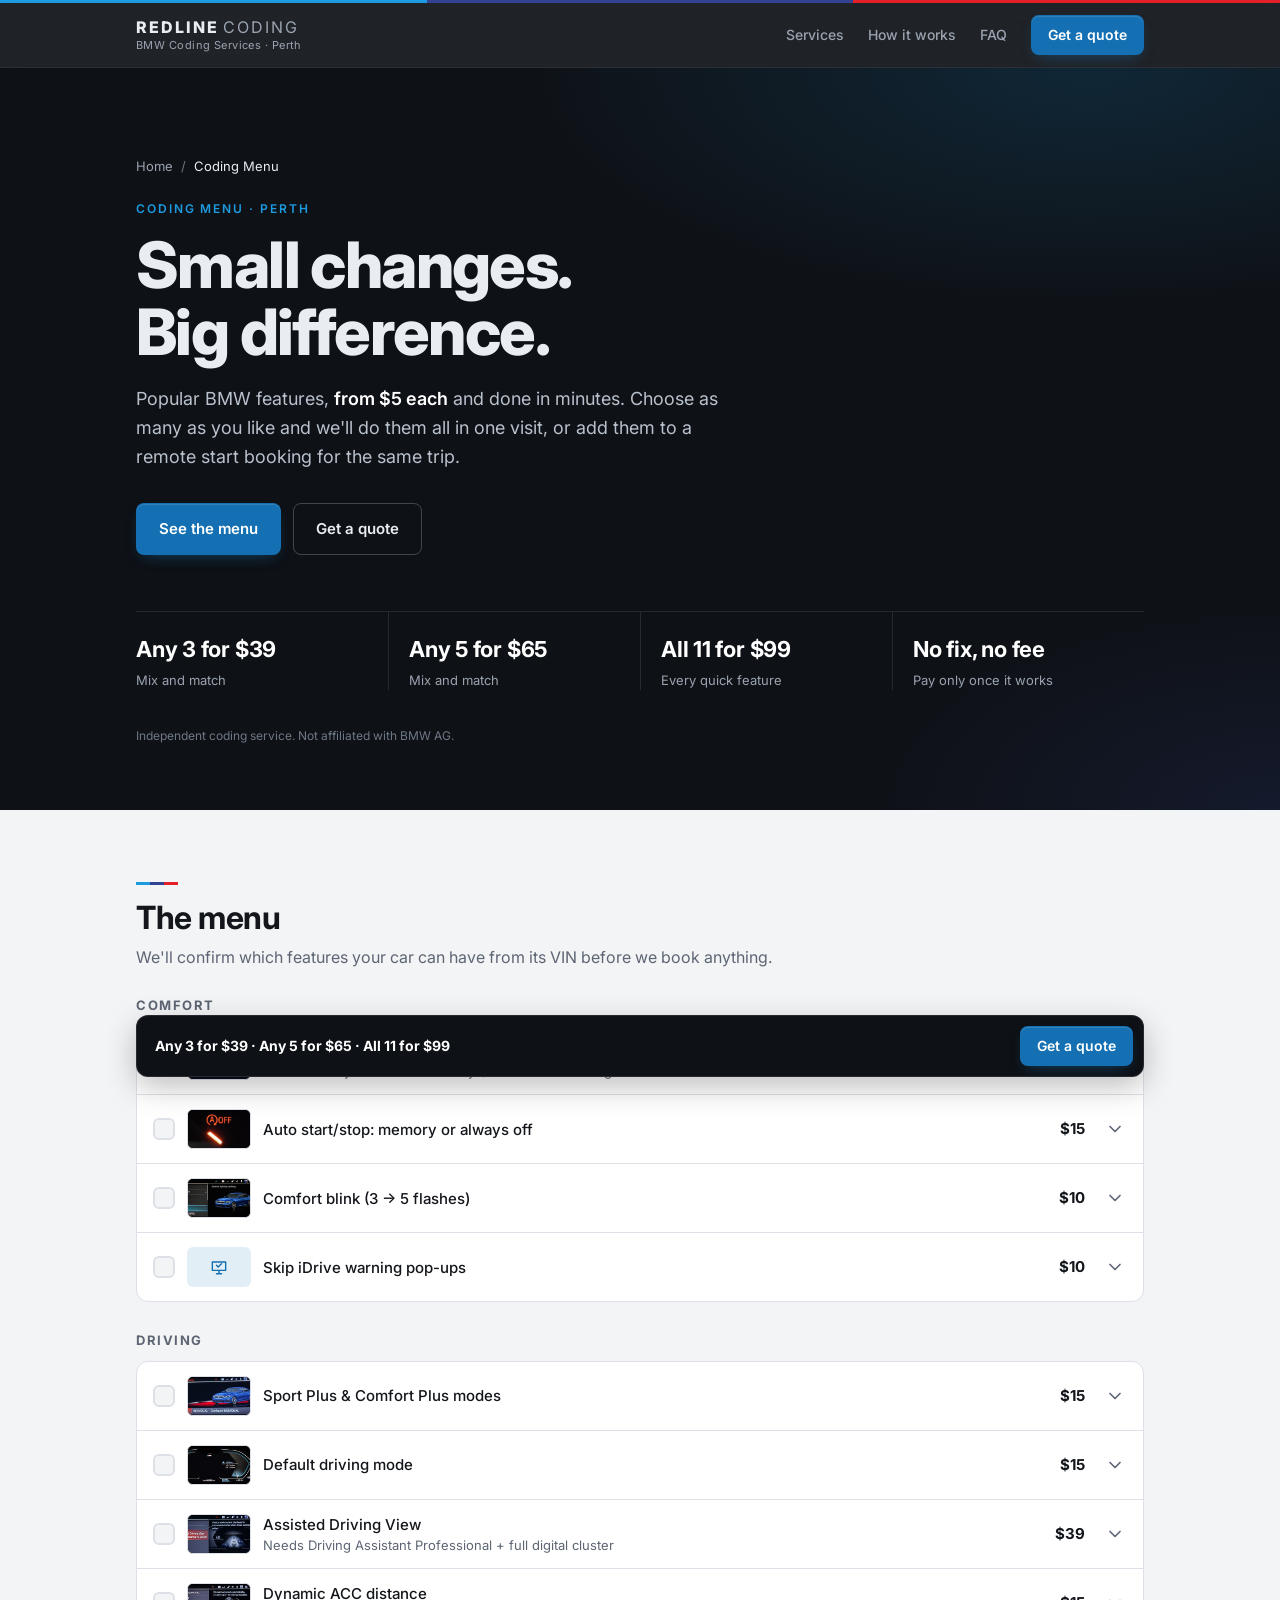
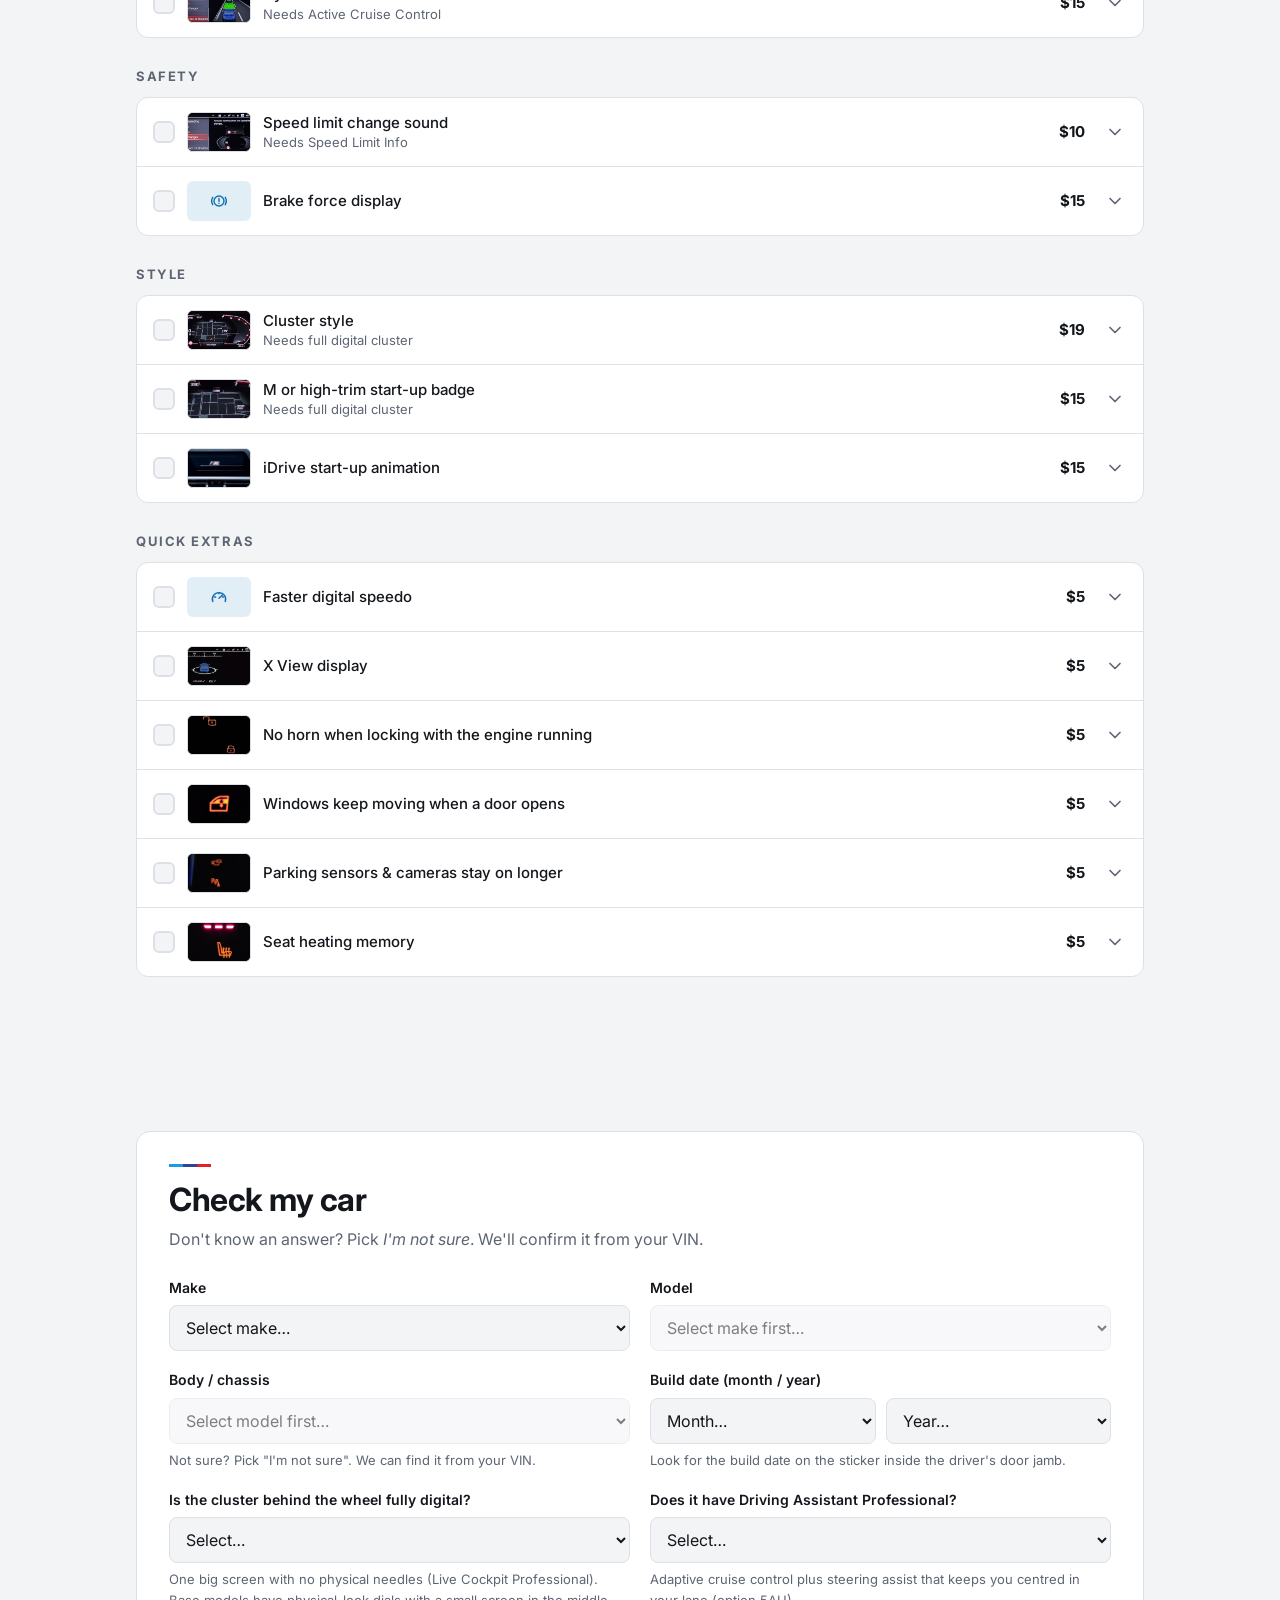
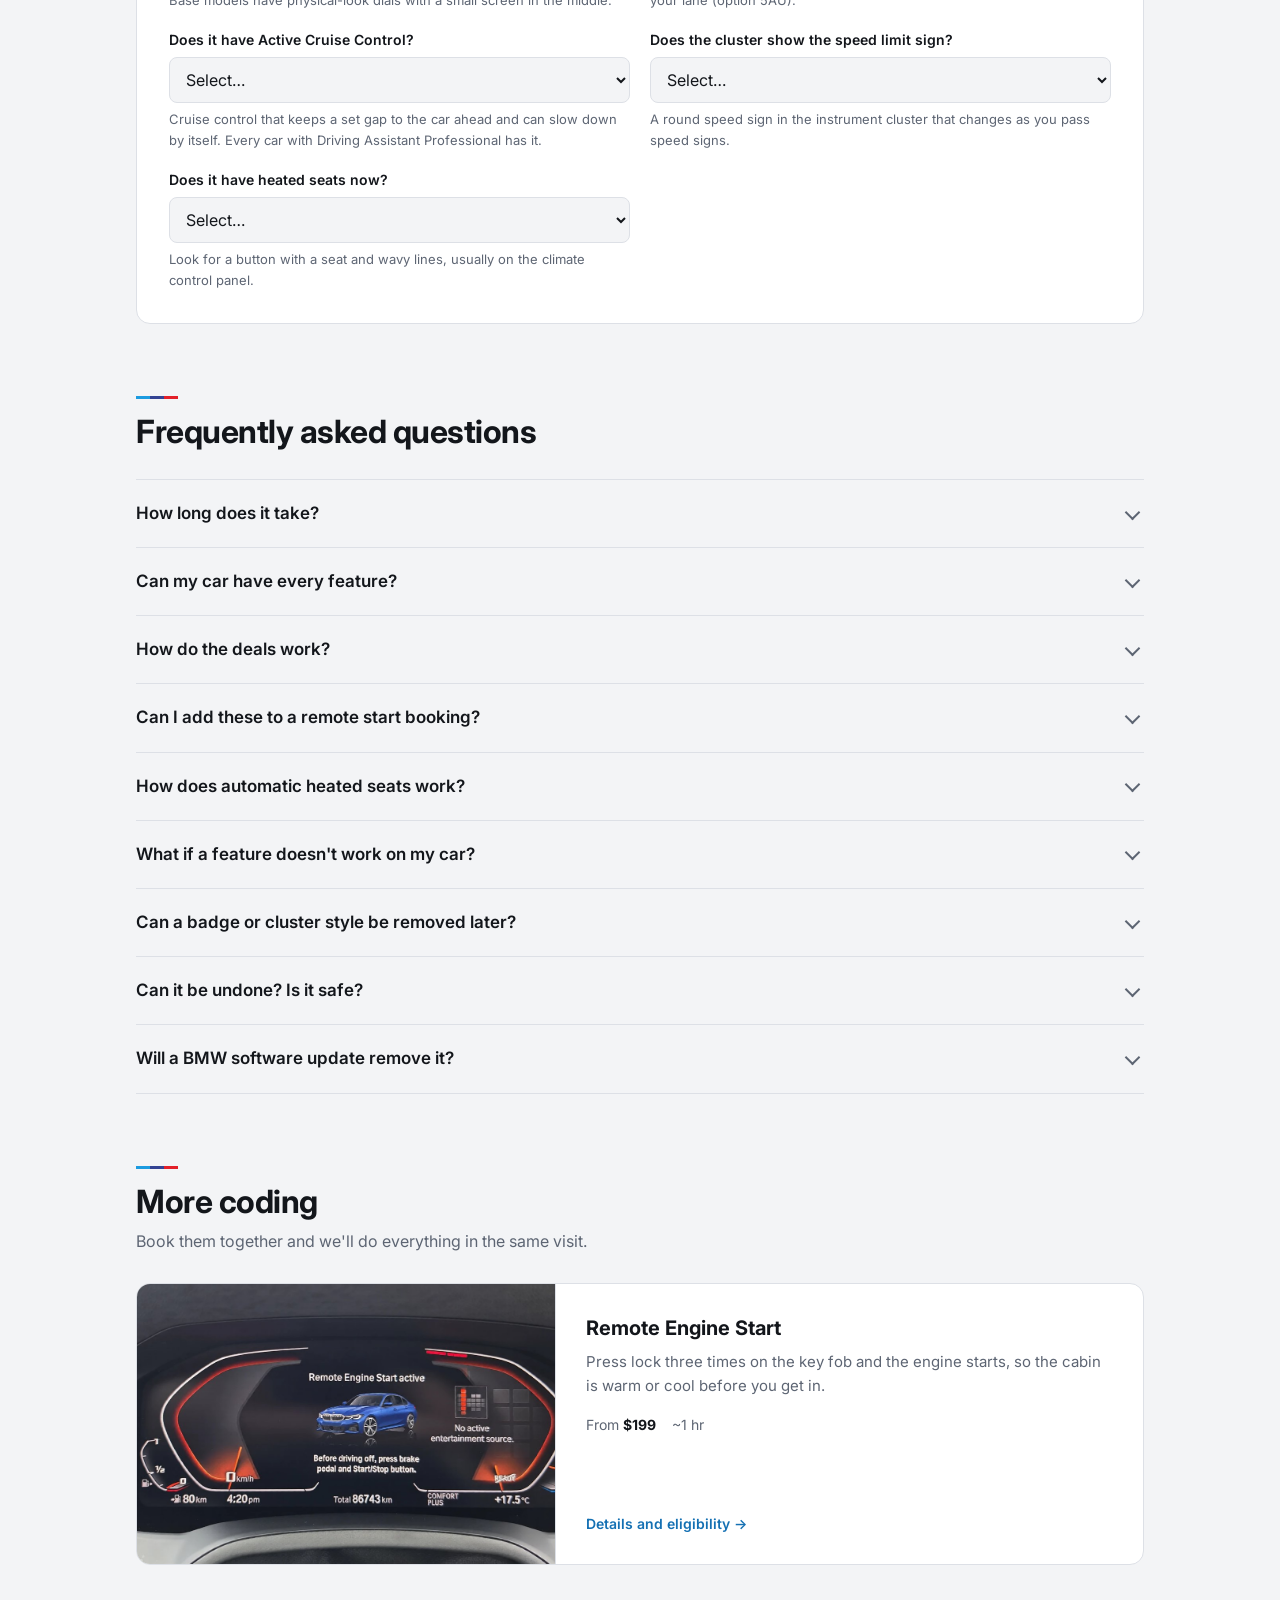
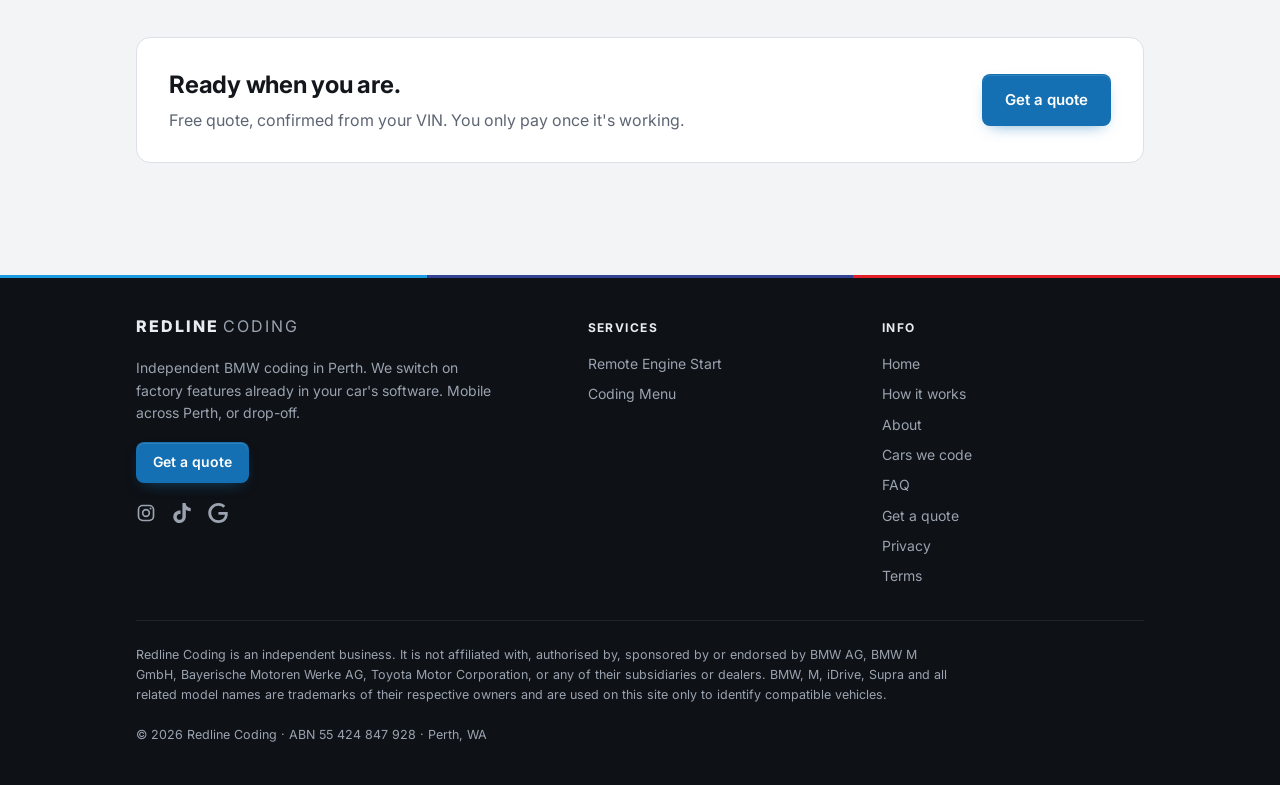
<file: coding-menu.html>
<!DOCTYPE html>
<html lang="en-AU">
<head>
<!-- Google tag (gtag.js) -->
<script async src="https://www.googletagmanager.com/gtag/js?id=G-E07F1L9CG0"></script>
<script>
  window.dataLayer = window.dataLayer || [];
  function gtag(){dataLayer.push(arguments);}
  gtag('js', new Date());

  gtag('config', 'G-E07F1L9CG0');
</script>
<meta charset="UTF-8">
<meta name="viewport" content="width=device-width, initial-scale=1">
<title>BMW Coding Menu Perth | Redline Coding</title>
<meta name="description" content="BMW coding in Perth from $5 per feature: start/stop memory, comfort blink, Sport Plus, M cluster styles, start-up badges and more. Any 3 for $39.">
<meta property="og:title" content="BMW Coding Menu Perth | Redline Coding">
<meta property="og:description" content="Start/stop memory, comfort blink, drive modes, M cluster styles, start-up badges and more. From $5 each, any 3 for $39.">
<meta property="og:type" content="website">
<meta property="og:url" content="https://redlinecoding.com.au/coding-menu.html">
<link rel="canonical" href="https://redlinecoding.com.au/coding-menu.html">
<meta property="og:site_name" content="Redline Coding">
<meta property="og:image" content="https://redlinecoding.com.au/media/og-coding-menu.jpg">
<meta property="og:image:width" content="1200">
<meta property="og:image:height" content="630">
<meta property="og:image:alt" content="Redline Coding: BMW coding menu, from $5 each.">
<meta name="twitter:card" content="summary_large_image">
<meta name="theme-color" content="#0e1116">
<link rel="preconnect" href="https://fonts.googleapis.com">
<link rel="preconnect" href="https://fonts.gstatic.com" crossorigin>
<link href="https://fonts.googleapis.com/css2?family=Inter:wght@400;500;600;700;800&display=swap" rel="stylesheet">
<link rel="stylesheet" href="styles.css">
<link rel="icon" href="icon.svg" type="image/svg+xml">
<link rel="icon" href="media/icon-192.png" type="image/png" sizes="192x192">
<link rel="apple-touch-icon" href="apple-touch-icon.png">
<link rel="manifest" href="site.webmanifest">
<meta name="apple-mobile-web-app-title" content="Redline">
</head>
<body data-service="coding-menu">

<!--prerender:site-nav--><div id="site-nav">
      <div class="mstripe" aria-hidden="true"></div>
      <nav class="nav" aria-label="Main">
        <div class="wrap nav-inner">
          <a class="brand" href="/" aria-label="Redline Coding home">
            <span class="brand-name">REDLINE <b>CODING</b></span>
            <span class="brand-sub">BMW Coding Services · Perth</span>
          </a>
          <div class="nav-links">
            <a href="/#services">Services</a>
            <a href="/#how">How it works</a>
            <a href="#faq">FAQ</a>
            <a class="btn btn-primary btn-sm" href="enquire.html" data-quote="">Get a quote</a>
          </div>
          <button type="button" class="nav-toggle" aria-expanded="false" aria-controls="nav-panel" aria-label="Open menu">
            <span></span><span></span>
          </button>
        </div>
        <div class="nav-panel" id="nav-panel" hidden="">
          <div class="wrap">
            <p class="nav-label">Services</p>
            <div class="nav-svcs">
      <a href="remote-start.html">
        <span class="f-icon" aria-hidden="true"><svg viewBox="0 0 24 24"><rect x="7" y="2.5" width="10" height="19" rx="3"></rect><circle cx="12" cy="8" r="1.6"></circle><path d="M10 13.5h4M10 16.5h4"></path></svg></span>
        <span>Remote Engine Start<small>From $199 · ~1 hr</small></span>
      </a>
      <a href="coding-menu.html" aria-current="page">
        <span class="f-icon" aria-hidden="true"><svg viewBox="0 0 24 24"><circle cx="12" cy="12" r="8.5"></circle><path d="M12 12l3.5-3.5"></path><path d="M12 5v1.5M5 12h1.5M17.5 12H19"></path></svg></span>
        <span>Coding Menu<small>From $5 · ~5 min each</small></span>
      </a></div>
            <div class="nav-more">
              <a href="/#how">How it works</a>
              <a href="cars.html">Cars we code</a>
              <a href="#faq">FAQ</a>
              <a href="enquire.html">Get a quote</a>
            </div>
          </div>
        </div>
      </nav></div><!--/prerender:site-nav-->

<header class="hero" id="top">
  <div class="wrap">
    <p class="eyebrow">Coding menu · Perth</p>
    <h1>Small changes. Big difference.</h1>
    <p class="lede">Popular BMW features, <strong>from $5 each</strong> and done in minutes. Choose as many as you like and we'll do them all in one visit, or add them to a remote start booking for the same trip.</p>
    <div class="cta-row">
      <a class="btn btn-primary" href="#menu-section">See the menu</a>
      <a class="btn btn-ghost" href="enquire.html" data-quote>Get a quote</a>
    </div>
    <dl class="facts">
      <div><dt>Any 3 for $39</dt><dd>Mix and match</dd></div>
      <div><dt>Any 5 for $65</dt><dd>Mix and match</dd></div>
      <div><dt data-deal="all">All 11 for $99</dt><dd>Every quick feature</dd></div>
      <div><dt>No fix, no fee</dt><dd>Pay only once it works</dd></div>
    </dl>
    <p class="hero-note">Independent coding service. Not affiliated with BMW AG.</p>
  </div>
</header>

<main>

  <section class="wrap section" id="menu-section">
    <h2 class="h2">The menu</h2>
    <p class="muted">We'll confirm which features your car can have from its VIN before we book anything.</p>
    <!--prerender:menu--><div id="menu">
    <h3 class="item-group">Comfort</h3>
    <div class="items">
      
    <div class="item">
      <label class="item-main">
        <input type="checkbox" data-kind="feature" value="heated-seats">
        <span class="item-box" aria-hidden="true"></span>
        <img class="item-thumb" src="media/hs-hero-sm.jpg" alt="" loading="lazy">
        <span class="item-name">Automatic heated seats<small>Needs factory heated seats · Only $39 with Remote Engine Start</small></span>
        <span class="item-price" data-price="heated-seats">$79</span>
      </label>
      
      <button type="button" class="item-more" aria-expanded="false" aria-controls="item-desc-1" aria-label="More about Automatic heated seats"><svg viewBox="0 0 24 24" aria-hidden="true"><path d="m6 9 6 6 6-6"></path></svg></button>
      <div class="item-desc" id="item-desc-1">
        <div class="item-desc-in">
          <div class="item-shots"><img src="media/hs-hero.jpg" alt="Automatic heated seats on a BMW" loading="lazy"><img src="media/hs-menu.jpg" alt="Automatic heated seats on a BMW" loading="lazy"></div>
          <p>Your heated seats switch on by themselves when it's colder than the temperature you choose, even part-way through a drive, at the heat level you choose. Change both any time in iDrive, separately for driver and passenger.</p>
          <p class="item-fine">For 1–4 Series and X1–X4. Higher models like the 5 Series usually have it from the factory. It switches on once the driver's seatbelt is fastened.</p>
          
        </div>
      </div>
    </div>
    <div class="item">
      <label class="item-main">
        <input type="checkbox" data-kind="feature" value="start-stop">
        <span class="item-box" aria-hidden="true"></span>
        <img class="item-thumb" src="media/feat-start-stop-sm.jpg" alt="" loading="lazy">
        <span class="item-name">Auto start/stop: memory or always off</span>
        <span class="item-price" data-price="start-stop">$15</span>
      </label>
      
      <button type="button" class="item-more" aria-expanded="false" aria-controls="item-desc-2" aria-label="More about Auto start/stop: memory or always off"><svg viewBox="0 0 24 24" aria-hidden="true"><path d="m6 9 6 6 6-6"></path></svg></button>
      <div class="item-desc" id="item-desc-2">
        <div class="item-desc-in">
          <div class="item-shots item-shots-sm"><img src="media/feat-start-stop.jpg" alt="Auto start/stop: memory or always off on a BMW" loading="lazy"></div>
          <p>Your choice: the car remembers when you switch auto start/stop off, or auto start/stop starts switched off every drive. Either way, no more pressing the button each time you get in.</p>
          <p class="item-fine">May not work on cars that have had BMW's late-2023 software update (11/2023) or newer. We check your car's software version first. Tell us in your quote which option you want.</p>
          
        </div>
      </div>
    </div>
    <div class="item">
      <label class="item-main">
        <input type="checkbox" data-kind="feature" value="comfort-blink">
        <span class="item-box" aria-hidden="true"></span>
        <img class="item-thumb" src="media/feat-comfort-blink-sm.jpg" alt="" loading="lazy">
        <span class="item-name">Comfort blink (3 → 5 flashes)</span>
        <span class="item-price" data-price="comfort-blink">$10</span>
      </label>
      
      <button type="button" class="item-more" aria-expanded="false" aria-controls="item-desc-3" aria-label="More about Comfort blink (3 → 5 flashes)"><svg viewBox="0 0 24 24" aria-hidden="true"><path d="m6 9 6 6 6-6"></path></svg></button>
      <div class="item-desc" id="item-desc-3">
        <div class="item-desc-in">
          <div class="item-shots"><img src="media/feat-comfort-blink.jpg" alt="Comfort blink (3 → 5 flashes) on a BMW" loading="lazy"><img src="media/feat-comfort-blink-set.jpg" alt="Comfort blink (3 → 5 flashes) on a BMW" loading="lazy"></div>
          <p>Adds a 5-flash option to your iDrive lighting settings, so one tap of the indicator stalk can flash 5 times instead of 3. Handy for freeway lane changes, and you can switch back to 3 any time.</p>
          
          
        </div>
      </div>
    </div>
    <div class="item">
      <label class="item-main">
        <input type="checkbox" data-kind="feature" value="disclaimers">
        <span class="item-box" aria-hidden="true"></span>
        <span class="item-thumb item-icon" aria-hidden="true"><svg viewBox="0 0 24 24"><path d="M4 6h16v10H4z"></path><path d="M9 20h6M12 16v4"></path><path d="m9 10 2 2 4-4"></path></svg></span>
        <span class="item-name">Skip iDrive warning pop-ups</span>
        <span class="item-price" data-price="disclaimers">$10</span>
      </label>
      
      <button type="button" class="item-more" aria-expanded="false" aria-controls="item-desc-4" aria-label="More about Skip iDrive warning pop-ups"><svg viewBox="0 0 24 24" aria-hidden="true"><path d="m6 9 6 6 6-6"></path></svg></button>
      <div class="item-desc" id="item-desc-4">
        <div class="item-desc-in">
          
          <p>Removes the warning pop-ups you have to click through: the legal disclaimer on iDrive at start-up, the warning on the reversing camera screen, and the Night Vision warning if your car has it.</p>
          <p class="item-fine">A dealer software update can bring the warnings back. We can remove them again.</p>
          
        </div>
      </div>
    </div>
    </div>
    <h3 class="item-group">Driving</h3>
    <div class="items">
      
    <div class="item">
      <label class="item-main">
        <input type="checkbox" data-kind="feature" value="drive-modes">
        <span class="item-box" aria-hidden="true"></span>
        <img class="item-thumb" src="media/feat-sport-plus-sm.jpg" alt="" loading="lazy">
        <span class="item-name">Sport Plus &amp; Comfort Plus modes</span>
        <span class="item-price" data-price="drive-modes">$15</span>
      </label>
      
      <button type="button" class="item-more" aria-expanded="false" aria-controls="item-desc-5" aria-label="More about Sport Plus &amp; Comfort Plus modes"><svg viewBox="0 0 24 24" aria-hidden="true"><path d="m6 9 6 6 6-6"></path></svg></button>
      <div class="item-desc" id="item-desc-5">
        <div class="item-desc-in">
          <div class="item-shots"><img src="media/feat-sport-plus.jpg" alt="Sport Plus &amp; Comfort Plus modes on a BMW" loading="lazy"><img src="media/feat-comfort-plus.jpg" alt="Sport Plus &amp; Comfort Plus modes on a BMW" loading="lazy"></div>
          <p>Adds Sport Plus and Comfort Plus to your drive mode button, for a sharper or softer drive than the standard modes.</p>
          <p class="item-fine">Changes throttle, steering and gearbox response. The ride only gets firmer or softer if your car has adaptive suspension.</p>
          
        </div>
      </div>
    </div>
    <div class="item">
      <label class="item-main">
        <input type="checkbox" data-kind="feature" value="default-mode">
        <span class="item-box" aria-hidden="true"></span>
        <img class="item-thumb" src="media/feat-default-mode-sm.jpg" alt="" loading="lazy">
        <span class="item-name">Default driving mode</span>
        <span class="item-price" data-price="default-mode">$15</span>
      </label>
      
      <button type="button" class="item-more" aria-expanded="false" aria-controls="item-desc-6" aria-label="More about Default driving mode"><svg viewBox="0 0 24 24" aria-hidden="true"><path d="m6 9 6 6 6-6"></path></svg></button>
      <div class="item-desc" id="item-desc-6">
        <div class="item-desc-in">
          <div class="item-shots"><img src="media/feat-default-mode.jpg" alt="Default driving mode on a BMW" loading="lazy"></div>
          <p>Choose the driving mode your car starts in every time, such as Sport, Sport Individual, Comfort Plus or Eco Pro, so you don't have to press the mode button on every drive.</p>
          <p class="item-fine">Tell us which mode you want when you book.</p>
          
        </div>
      </div>
    </div>
    <div class="item">
      <label class="item-main">
        <input type="checkbox" data-kind="feature" value="adv">
        <span class="item-box" aria-hidden="true"></span>
        <img class="item-thumb" src="media/feat-adv-sm.jpg" alt="" loading="lazy">
        <span class="item-name">Assisted Driving View<small>Needs Driving Assistant Professional + full digital cluster</small></span>
        <span class="item-price" data-price="adv">$39</span>
      </label>
      
      <button type="button" class="item-more" aria-expanded="false" aria-controls="item-desc-7" aria-label="More about Assisted Driving View"><svg viewBox="0 0 24 24" aria-hidden="true"><path d="m6 9 6 6 6-6"></path></svg></button>
      <div class="item-desc" id="item-desc-7">
        <div class="item-desc-in">
          <div class="item-shots"><img src="media/feat-adv.jpg" alt="Assisted Driving View on a BMW" loading="lazy"></div>
          <p>Shows your car, the lanes and the cars around you live on the instrument cluster while the driver assistance is on.</p>
          
          
        </div>
      </div>
    </div>
    <div class="item">
      <label class="item-main">
        <input type="checkbox" data-kind="feature" value="acc-distance">
        <span class="item-box" aria-hidden="true"></span>
        <img class="item-thumb" src="media/feat-acc-distance-sm.jpg" alt="" loading="lazy">
        <span class="item-name">Dynamic ACC distance<small>Needs Active Cruise Control</small></span>
        <span class="item-price" data-price="acc-distance">$15</span>
      </label>
      
      <button type="button" class="item-more" aria-expanded="false" aria-controls="item-desc-8" aria-label="More about Dynamic ACC distance"><svg viewBox="0 0 24 24" aria-hidden="true"><path d="m6 9 6 6 6-6"></path></svg></button>
      <div class="item-desc" id="item-desc-8">
        <div class="item-desc-in">
          <div class="item-shots"><img src="media/feat-acc-distance.jpg" alt="Dynamic ACC distance on a BMW" loading="lazy"></div>
          <p>You still set your distance on the steering wheel, but Active Cruise Control treats it as a target and adjusts the gap to suit the conditions. It can close up in stop-start traffic and increase the distance in wet weather. Switch it on or off any time in iDrive.</p>
          <p class="item-fine">Shows up in iDrive under Speed Assistant as "Adjust distance acc. to situation".</p>
          
        </div>
      </div>
    </div>
    </div>
    <h3 class="item-group">Safety</h3>
    <div class="items">
      
    <div class="item">
      <label class="item-main">
        <input type="checkbox" data-kind="feature" value="speed-limit-chime">
        <span class="item-box" aria-hidden="true"></span>
        <img class="item-thumb" src="media/feat-speed-limit-chime-sm.jpg" alt="" loading="lazy">
        <span class="item-name">Speed limit change sound<small>Needs Speed Limit Info</small></span>
        <span class="item-price" data-price="speed-limit-chime">$10</span>
      </label>
      
      <button type="button" class="item-more" aria-expanded="false" aria-controls="item-desc-9" aria-label="More about Speed limit change sound"><svg viewBox="0 0 24 24" aria-hidden="true"><path d="m6 9 6 6 6-6"></path></svg></button>
      <div class="item-desc" id="item-desc-9">
        <div class="item-desc-in">
          <div class="item-shots"><img src="media/feat-speed-limit-chime.jpg" alt="Speed limit change sound on a BMW" loading="lazy"></div>
          <p>A short chime whenever the speed limit changes, so you notice a new limit straight away without looking down at the cluster. Handy for school zones. Switch it on or off any time in iDrive.</p>
          <p class="item-fine">Shows up in iDrive under Speed Assistant as "Warning when changes".</p>
          
        </div>
      </div>
    </div>
    <div class="item">
      <label class="item-main">
        <input type="checkbox" data-kind="feature" value="brake-force">
        <span class="item-box" aria-hidden="true"></span>
        <span class="item-thumb item-icon" aria-hidden="true"><svg viewBox="0 0 24 24"><circle cx="12" cy="12" r="6"></circle><path d="M12 9v3.5M12 15h.01"></path><path d="M4.5 7.5a9 9 0 0 0 0 9M19.5 7.5a9 9 0 0 1 0 9"></path></svg></span>
        <span class="item-name">Brake force display</span>
        <span class="item-price" data-price="brake-force">$15</span>
      </label>
      
      <button type="button" class="item-more" aria-expanded="false" aria-controls="item-desc-10" aria-label="More about Brake force display"><svg viewBox="0 0 24 24" aria-hidden="true"><path d="m6 9 6 6 6-6"></path></svg></button>
      <div class="item-desc" id="item-desc-10">
        <div class="item-desc-in">
          
          <p>Under hard braking, your brake lights flash to warn the driver behind that you're stopping fast.</p>
          <p class="item-fine">Works with the factory Australian-spec tail lights.</p>
          
        </div>
      </div>
    </div>
    </div>
    <h3 class="item-group">Style</h3>
    <div class="items">
      
    <div class="item">
      <label class="item-main">
        <input type="checkbox" data-kind="feature" value="cluster">
        <span class="item-box" aria-hidden="true"></span>
        <img class="item-thumb" src="media/feat-cluster-sm.jpg" alt="" loading="lazy">
        <span class="item-name">Cluster style<small>Needs full digital cluster</small></span>
        <span class="item-price" data-price="cluster">$19</span>
      </label>
      
      <button type="button" class="item-more" aria-expanded="false" aria-controls="item-desc-11" aria-label="More about Cluster style"><svg viewBox="0 0 24 24" aria-hidden="true"><path d="m6 9 6 6 6-6"></path></svg></button>
      <div class="item-desc" id="item-desc-11">
        <div class="item-desc-in">
          <div class="item-shots"><img src="media/feat-cluster.jpg" alt="Cluster style on a BMW" loading="lazy"></div>
          <p>Change the instrument cluster's look: the M340i layout with a 330 km/h speedo, the M3 / M4 layout with shift lights, the M-car or M Sport layouts, or the Alpina style.</p>
          
          
        </div>
      </div>
    </div>
    <div class="item">
      <label class="item-main">
        <input type="checkbox" data-kind="feature" value="badge">
        <span class="item-box" aria-hidden="true"></span>
        <img class="item-thumb" src="media/feat-badge-sm.jpg" alt="" loading="lazy">
        <span class="item-name">M or high-trim start-up badge<small>Needs full digital cluster</small></span>
        <span class="item-price" data-price="badge">$15</span>
      </label>
      
      <button type="button" class="item-more" aria-expanded="false" aria-controls="item-desc-12" aria-label="More about M or high-trim start-up badge"><svg viewBox="0 0 24 24" aria-hidden="true"><path d="m6 9 6 6 6-6"></path></svg></button>
      <div class="item-desc" id="item-desc-12">
        <div class="item-desc-in">
          <div class="item-shots item-shots-sm"><img src="media/feat-badge.jpg" alt="M or high-trim start-up badge on a BMW" loading="lazy"></div>
          <p>Choose from over 80 badges, from M, M Sport and Alpina to M3 CS, M4 CSL, M5 Competition, X5 M Competition and V12, to show when you start the car.</p>
          <p class="item-fine">Purely cosmetic, and we can remove it any time, e.g. before you sell the car.</p>
          
        </div>
      </div>
    </div>
    <div class="item">
      <label class="item-main">
        <input type="checkbox" data-kind="feature" value="idrive-startup">
        <span class="item-box" aria-hidden="true"></span>
        <img class="item-thumb" src="media/feat-idrive-startup-sm.jpg" alt="" loading="lazy">
        <span class="item-name">iDrive start-up animation</span>
        <span class="item-price" data-price="idrive-startup">$15</span>
      </label>
      
      <button type="button" class="item-more" aria-expanded="false" aria-controls="item-desc-13" aria-label="More about iDrive start-up animation"><svg viewBox="0 0 24 24" aria-hidden="true"><path d="m6 9 6 6 6-6"></path></svg></button>
      <div class="item-desc" id="item-desc-13">
        <div class="item-desc-in">
          <div class="item-shots"><img src="media/feat-idrive-startup.jpg" alt="iDrive start-up animation on a BMW" loading="lazy"></div>
          <p>Change the animation on the iDrive screen when you start the car: BMW M, Alpina, BMW i, or even Rolls-Royce.</p>
          <p class="item-fine">Which animations are available depends on your car's iDrive software version.</p>
          
        </div>
      </div>
    </div>
    </div>
    <h3 class="item-group">Quick extras</h3>
    <div class="items">
      
    <div class="item">
      <label class="item-main">
        <input type="checkbox" data-kind="feature" value="speedo-refresh">
        <span class="item-box" aria-hidden="true"></span>
        <span class="item-thumb item-icon" aria-hidden="true"><svg viewBox="0 0 24 24"><path d="M4.5 17.5a8 8 0 1 1 15 0"></path><path d="M12 13.5l4-4"></path><path d="M12 6.5v1.5M6.5 12H8M16 12h1.5"></path></svg></span>
        <span class="item-name">Faster digital speedo</span>
        <span class="item-price" data-price="speedo-refresh">$5</span>
      </label>
      
      <button type="button" class="item-more" aria-expanded="false" aria-controls="item-desc-14" aria-label="More about Faster digital speedo"><svg viewBox="0 0 24 24" aria-hidden="true"><path d="m6 9 6 6 6-6"></path></svg></button>
      <div class="item-desc" id="item-desc-14">
        <div class="item-desc-in">
          
          <p>The digital speed readout updates 5 or 10 times a second instead of twice, so it keeps up with the car.</p>
          
          
        </div>
      </div>
    </div>
    <div class="item">
      <label class="item-main">
        <input type="checkbox" data-kind="feature" value="xview">
        <span class="item-box" aria-hidden="true"></span>
        <img class="item-thumb" src="media/feat-xview-sm.jpg" alt="" loading="lazy">
        <span class="item-name">X View display</span>
        <span class="item-price" data-price="xview">$5</span>
      </label>
      
      <button type="button" class="item-more" aria-expanded="false" aria-controls="item-desc-15" aria-label="More about X View display"><svg viewBox="0 0 24 24" aria-hidden="true"><path d="m6 9 6 6 6-6"></path></svg></button>
      <div class="item-desc" id="item-desc-15">
        <div class="item-desc-in">
          <div class="item-shots"><img src="media/feat-xview.jpg" alt="X View display on a BMW" loading="lazy"><img src="media/feat-xview-menu.jpg" alt="X View display on a BMW" loading="lazy"></div>
          <p>Unlocks the X View display normally only on BMW X models, showing your car's tilt and incline angles.</p>
          <p class="item-fine">For models that don't have it from the factory.</p>
          
        </div>
      </div>
    </div>
    <div class="item">
      <label class="item-main">
        <input type="checkbox" data-kind="feature" value="lock-horn">
        <span class="item-box" aria-hidden="true"></span>
        <img class="item-thumb" src="media/feat-lock-horn-sm.jpg" alt="" loading="lazy">
        <span class="item-name">No horn when locking with the engine running</span>
        <span class="item-price" data-price="lock-horn">$5</span>
      </label>
      
      <button type="button" class="item-more" aria-expanded="false" aria-controls="item-desc-16" aria-label="More about No horn when locking with the engine running"><svg viewBox="0 0 24 24" aria-hidden="true"><path d="m6 9 6 6 6-6"></path></svg></button>
      <div class="item-desc" id="item-desc-16">
        <div class="item-desc-in">
          <div class="item-shots item-shots-sm"><img src="media/feat-lock-horn.jpg" alt="No horn when locking with the engine running on a BMW" loading="lazy"></div>
          <p>Stops the horn sounding when you lock the car with the engine running, for example while it warms up.</p>
          
          
        </div>
      </div>
    </div>
    <div class="item">
      <label class="item-main">
        <input type="checkbox" data-kind="feature" value="window-interrupt">
        <span class="item-box" aria-hidden="true"></span>
        <img class="item-thumb" src="media/feat-window-interrupt-sm.jpg" alt="" loading="lazy">
        <span class="item-name">Windows keep moving when a door opens</span>
        <span class="item-price" data-price="window-interrupt">$5</span>
      </label>
      
      <button type="button" class="item-more" aria-expanded="false" aria-controls="item-desc-17" aria-label="More about Windows keep moving when a door opens"><svg viewBox="0 0 24 24" aria-hidden="true"><path d="m6 9 6 6 6-6"></path></svg></button>
      <div class="item-desc" id="item-desc-17">
        <div class="item-desc-in">
          <div class="item-shots item-shots-sm"><img src="media/feat-window-interrupt.jpg" alt="Windows keep moving when a door opens on a BMW" loading="lazy"></div>
          <p>Automatic window up or down no longer stops halfway when you open a door.</p>
          
          
        </div>
      </div>
    </div>
    <div class="item">
      <label class="item-main">
        <input type="checkbox" data-kind="feature" value="parking-longer">
        <span class="item-box" aria-hidden="true"></span>
        <img class="item-thumb" src="media/feat-parking-longer-sm.jpg" alt="" loading="lazy">
        <span class="item-name">Parking sensors &amp; cameras stay on longer</span>
        <span class="item-price" data-price="parking-longer">$5</span>
      </label>
      
      <button type="button" class="item-more" aria-expanded="false" aria-controls="item-desc-18" aria-label="More about Parking sensors &amp; cameras stay on longer"><svg viewBox="0 0 24 24" aria-hidden="true"><path d="m6 9 6 6 6-6"></path></svg></button>
      <div class="item-desc" id="item-desc-18">
        <div class="item-desc-in">
          <div class="item-shots item-shots-sm"><img src="media/feat-parking-longer.jpg" alt="Parking sensors &amp; cameras stay on longer on a BMW" loading="lazy"></div>
          <p>Parking sensors, Top View and the reversing camera stay on for longer and up to 50 km/h, so they don't switch off as soon as you pull away.</p>
          <p class="item-fine">Made for cars with Parking Assistant Professional (360° cameras). It may work on others, and we'll check yours.</p>
          
        </div>
      </div>
    </div>
    <div class="item">
      <label class="item-main">
        <input type="checkbox" data-kind="feature" value="seat-memory">
        <span class="item-box" aria-hidden="true"></span>
        <img class="item-thumb" src="media/feat-seat-memory-sm.jpg" alt="" loading="lazy">
        <span class="item-name">Seat heating memory</span>
        <span class="item-price" data-price="seat-memory">$5</span>
      </label>
      
      <button type="button" class="item-more" aria-expanded="false" aria-controls="item-desc-19" aria-label="More about Seat heating memory"><svg viewBox="0 0 24 24" aria-hidden="true"><path d="m6 9 6 6 6-6"></path></svg></button>
      <div class="item-desc" id="item-desc-19">
        <div class="item-desc-in">
          <div class="item-shots item-shots-sm"><img src="media/feat-seat-memory.jpg" alt="Seat heating memory on a BMW" loading="lazy"></div>
          <p>Choose how long your seat heating (and cooling, if fitted) setting is remembered: 15 minutes, 24 hours, unlimited, or not at all.</p>
          <p class="item-fine">Usually the driver's seat.</p>
          
        </div>
      </div>
    </div>
    </div>
    <div class="total-bar">
      <p id="menuSummary"><b>Any 3 for $39 · Any 5 for $65 · All 11 for $99</b></p>
      <a class="btn btn-primary btn-sm" href="enquire.html" data-quote="">Get a quote</a>
    </div></div><!--/prerender:menu-->
  </section>

  <section class="wrap section" id="check">
    <div class="card">
      <h2 class="h2">Check my car</h2>
      <p class="muted">Don't know an answer? Pick <em>I'm not sure</em>. We'll confirm it from your VIN.</p>
      <div id="checker"></div>
    </div>
  </section>

  <section class="wrap section" id="faq">
    <h2 class="h2">Frequently asked questions</h2>
    <div class="faq">
      <details>
        <summary>How long does it take?</summary>
        <p>Most features take just a few minutes each. Even the full menu is usually done in well under an hour, including the backup and testing.</p>
      </details>
      <details>
        <summary>Can my car have every feature?</summary>
        <p>Every feature needs <b>iDrive 7</b> and a build date before March 2021. A few also need specific equipment:</p>
        <ul>
          <li><b>Full digital cluster</b> (Live Cockpit Professional): cluster style, start-up badge, Assisted Driving View.</li>
          <li><b>Driving Assistant Professional</b>: Assisted Driving View.</li>
          <li><b>Factory heated seats</b>: automatic heated seats. We can't add heating to seats that don't have it.</li>
        </ul>
        <p>Auto start/stop coding (memory or always off) also depends on your car's software: it may not work after BMW's late-2023 update. Use the checker above to see which features fit your car, and we'll confirm from your VIN before you book.</p>
      </details>
      <details>
        <summary>How do the deals work?</summary>
        <p>The <span data-deal="count">11</span> quick features come in packs: <b data-deal="packs">any 3 for $39, any 5 for $65, or all 11 for $99</b>. Anything on top of a pack is at its normal price. Automatic heated seats and Assisted Driving View are bigger jobs, so they're always full price and not part of these deals. Heated seats drops from $79 to $39 when you book it with remote start. Quick extras are $5 each and aren't part of the deals either.</p>
      </details>
      <details>
        <summary>Can I add these to a remote start booking?</summary>
        <p>Yes, and we'll do everything in the same visit. Automatic heated seats is just $39 (normally $79) when booked with remote start.</p>
      </details>
      <details>
        <summary>How does automatic heated seats work?</summary>
        <p>You set a temperature and heat level in iDrive, separately for driver and passenger. When it's colder than your setting, the seats switch on by themselves once the driver's seatbelt is fastened. We set it to keep checking while you drive, so they still come on if you leave a warm garage into a cold morning. It's for 1–4 Series and X1–X4 models; higher models like the 5 Series usually have it already.</p>
      </details>
      <details>
        <summary>What if a feature doesn't work on my car?</summary>
        <p>You don't pay for it. We assess your car first, and any feature that won't code, or that your car already has, comes off the bill. You only pay for what's working.</p>
      </details>
      <details>
        <summary>Can a badge or cluster style be removed later?</summary>
        <p>Yes. Style changes are purely cosmetic, and we can switch them back any time, for example before you sell the car.</p>
      </details>
      <details>
        <summary>Can it be undone? Is it safe?</summary>
        <p>Yes, it can be undone. We save a full backup of your car's factory setup before changing anything, so we can restore it at any time. If you're concerned about your new-car warranty, check with your dealer first.</p>
      </details>
      <details>
        <summary>Will a BMW software update remove it?</summary>
        <p>It can. A dealer software update or a BMW over-the-air update can reset the coding. If that happens, get in touch and we'll re-code it, free within 3 months of your job.</p>
      </details>
    </div>
  </section>

</main>

<!--prerender:site-footer--><div id="site-footer">
      <footer class="footer">
        <div class="mstripe" aria-hidden="true"></div>
        <div class="wrap">
          <div class="foot-grid">
            <div class="foot-about">
              <p class="foot-brand">REDLINE <b>CODING</b></p>
              <p>Independent BMW coding in Perth. We switch on factory features already in your car's software. Mobile across Perth, or drop-off.</p>
              <a class="btn btn-primary btn-sm" href="enquire.html">Get a quote</a>
              <div class="foot-social">
                <a href="https://www.instagram.com/redlinecodingperth/" target="_blank" rel="noopener" aria-label="Redline Coding on Instagram" title="Instagram"><svg viewBox="0 0 24 24" fill="none" stroke="currentColor" stroke-width="2" aria-hidden="true"><rect x="3" y="3" width="18" height="18" rx="5"></rect><circle cx="12" cy="12" r="4"></circle><circle cx="17.5" cy="6.5" r="1.2" fill="currentColor" stroke="none"></circle></svg></a>
                <a href="https://www.tiktok.com/@redline.coding" target="_blank" rel="noopener" aria-label="Redline Coding on TikTok" title="TikTok"><svg viewBox="0 0 24 24" fill="currentColor" aria-hidden="true"><path d="M12.525.02c1.31-.02 2.61-.01 3.91-.02.08 1.53.63 3.09 1.75 4.17 1.12 1.11 2.7 1.62 4.24 1.79v4.03c-1.44-.05-2.89-.35-4.2-.97-.57-.26-1.1-.59-1.62-.93-.01 2.92.01 5.84-.02 8.75-.08 1.4-.54 2.79-1.35 3.94-1.31 1.92-3.58 3.17-5.91 3.21-1.43.08-2.86-.31-4.08-1.03-2.02-1.19-3.44-3.37-3.65-5.71-.02-.5-.03-1-.01-1.49.18-1.9 1.12-3.72 2.58-4.96 1.66-1.44 3.98-2.13 6.15-1.72.02 1.48-.04 2.96-.04 4.44-.99-.32-2.15-.23-3.02.37-.63.41-1.11 1.04-1.36 1.75-.21.51-.15 1.07-.14 1.61.24 1.64 1.82 3.02 3.5 2.87 1.12-.01 2.19-.66 2.77-1.61.19-.33.4-.67.41-1.06.1-1.79.06-3.57.07-5.36.01-4.03-.01-8.05.02-12.07z"></path></svg></a>
                <a href="https://share.google/6yGSnhQcemCVBCfMC" target="_blank" rel="noopener" aria-label="Redline Coding on Google" title="Google"><svg viewBox="0 0 24 24" fill="currentColor" aria-hidden="true"><path d="M12.48 10.92v3.28h7.84c-.24 1.84-.853 3.187-1.787 4.133-1.147 1.147-2.933 2.4-6.053 2.4-4.827 0-8.6-3.893-8.6-8.72s3.773-8.72 8.6-8.72c2.6 0 4.507 1.027 5.907 2.347l2.307-2.307C18.747 1.44 16.133 0 12.48 0 5.867 0 .307 5.387.307 12s5.56 12 12.173 12c3.573 0 6.267-1.173 8.373-3.36 2.16-2.16 2.84-5.213 2.84-7.667 0-.76-.053-1.467-.173-2.053H12.48z"></path></svg></a>
              </div>
            </div>
            <div class="foot-col">
              <p class="foot-head">Services</p>
              <a href="remote-start.html">Remote Engine Start</a><a href="coding-menu.html">Coding Menu</a>
            </div>
            <div class="foot-col">
              <p class="foot-head">Info</p>
              <a href="/">Home</a>
              <a href="/#how">How it works</a>
              <a href="/#about">About</a>
              <a href="cars.html">Cars we code</a>
              <a href="#faq">FAQ</a>
              <a href="enquire.html">Get a quote</a>
              <a href="privacy.html">Privacy</a>
              <a href="terms.html">Terms</a>
            </div>
          </div>
          <p class="disclaimer">Redline Coding is an independent business. It is not affiliated with, authorised by, sponsored by or endorsed by BMW AG, BMW M GmbH, Bayerische Motoren Werke AG, Toyota Motor Corporation, or any of their subsidiaries or dealers. BMW, M, iDrive, Supra and all related model names are trademarks of their respective owners and are used on this site only to identify compatible vehicles.</p>
          <p class="copy">© 2026 Redline Coding · ABN 55 424 847 928 · Perth, WA</p>
        </div>
      </footer></div><!--/prerender:site-footer-->

<script src="vehicles.js"></script>
<script src="services.js"></script>
<script src="app.js"></script>
</body>
</html>
</file>
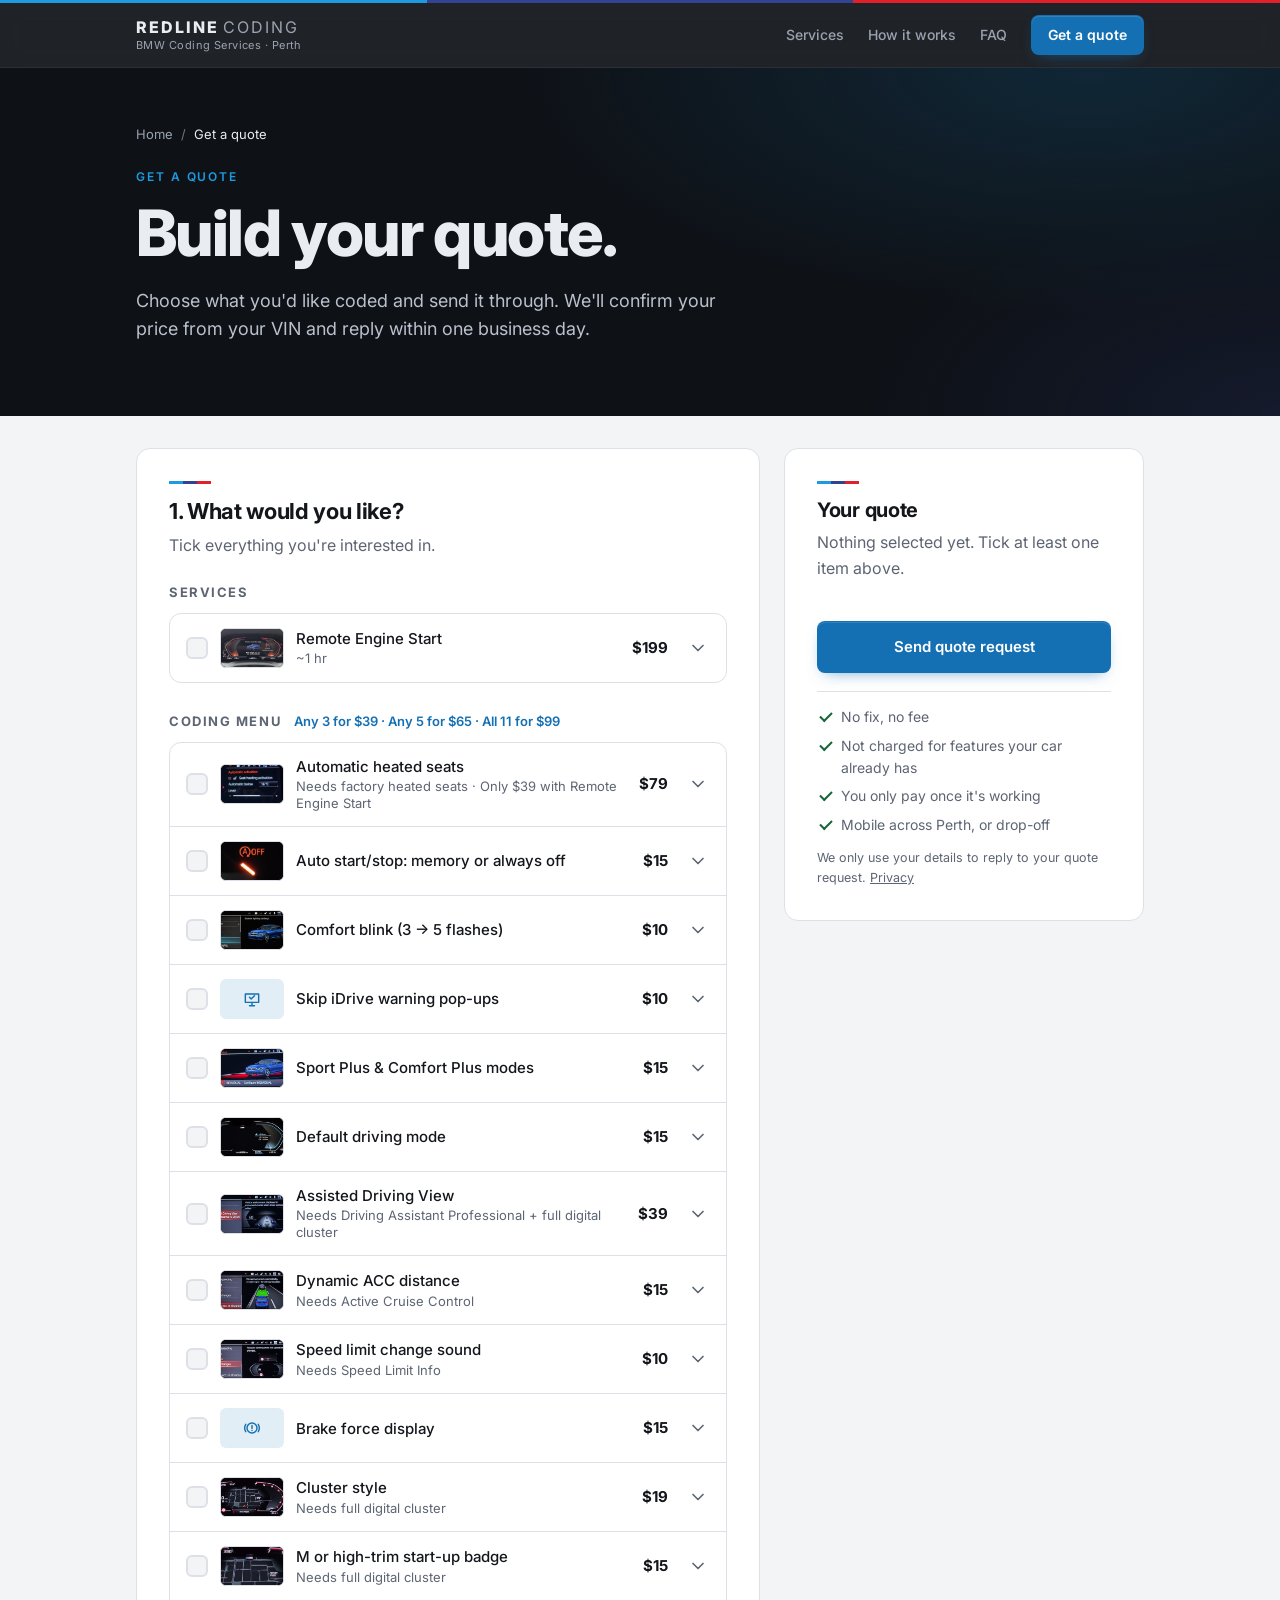
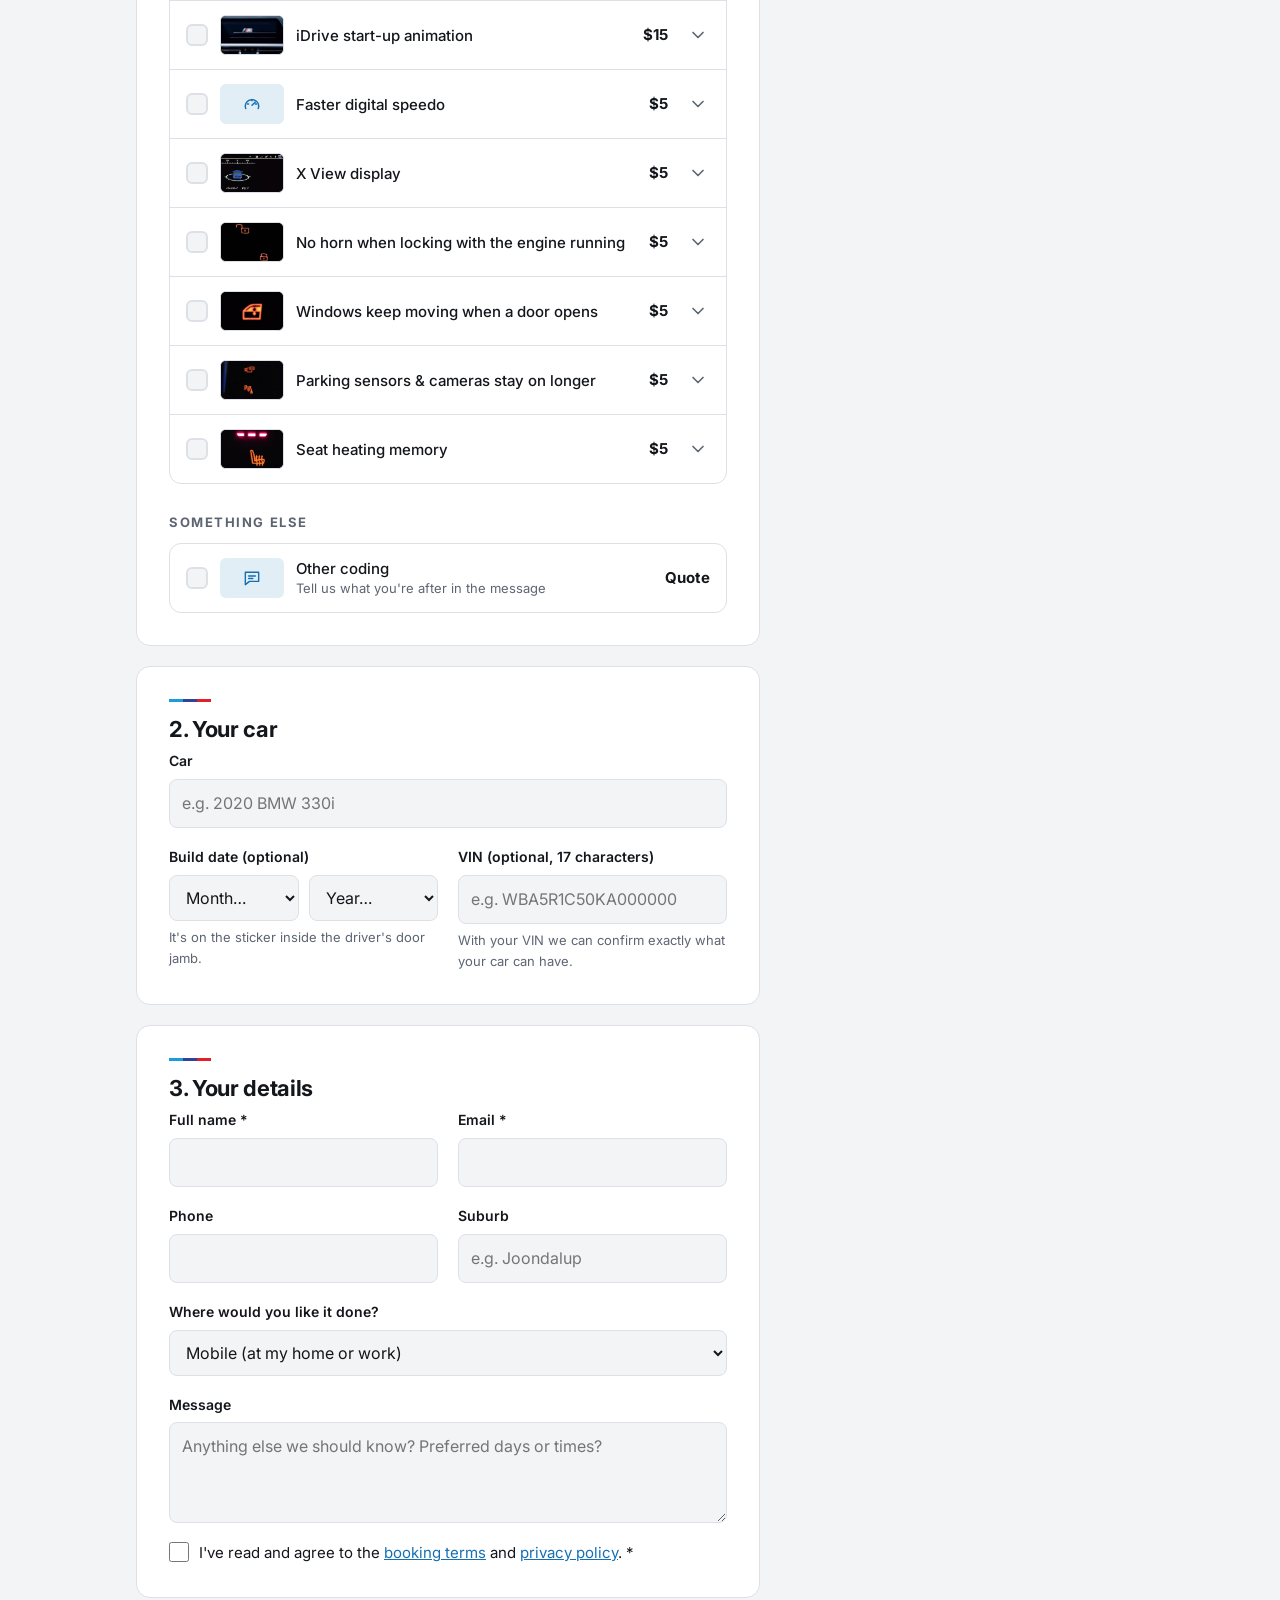
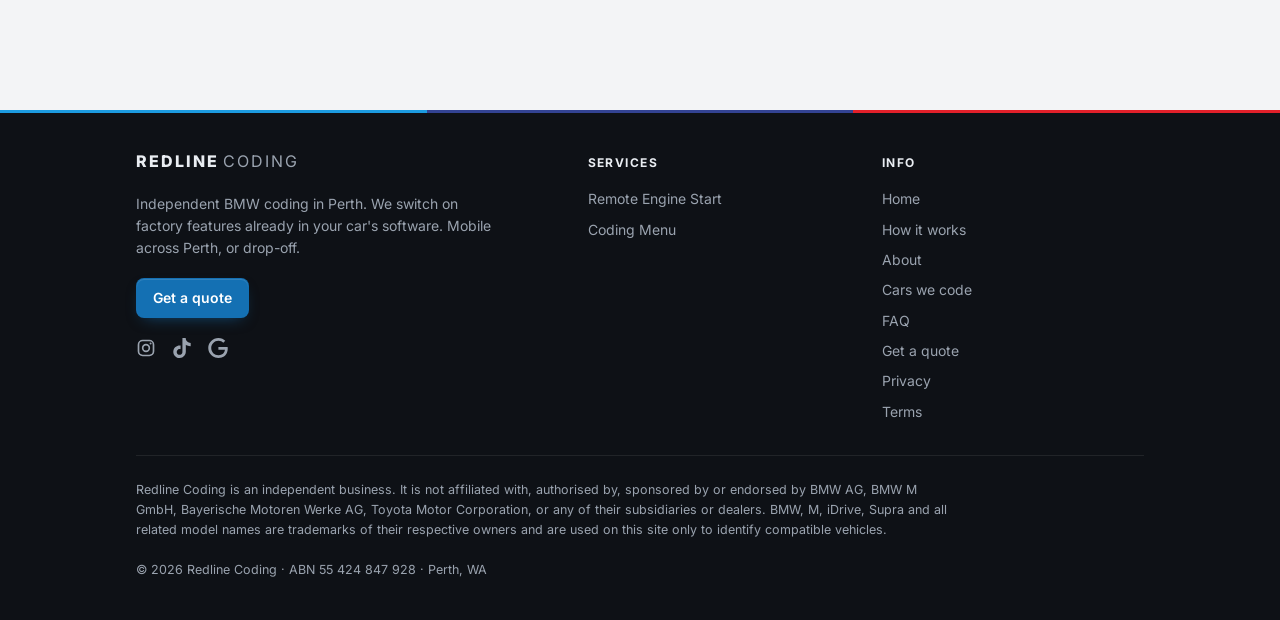
<file: enquire.html>
<!DOCTYPE html>
<html lang="en-AU">
<head>
<!-- Google tag (gtag.js) -->
<script async src="https://www.googletagmanager.com/gtag/js?id=G-E07F1L9CG0"></script>
<script>
  window.dataLayer = window.dataLayer || [];
  function gtag(){dataLayer.push(arguments);}
  gtag('js', new Date());

  gtag('config', 'G-E07F1L9CG0');
</script>
<meta charset="UTF-8">
<meta name="viewport" content="width=device-width, initial-scale=1">
<title>Get a Quote | Redline Coding Perth</title>
<meta name="description" content="Get a quote for BMW coding in Perth: remote engine start, automatic heated seats and Coding Menu features. Mobile or drop-off.">
<meta property="og:title" content="Get a Quote | Redline Coding Perth">
<meta property="og:description" content="Get a quote for BMW coding in Perth, mobile or drop-off.">
<meta property="og:type" content="website">
<meta property="og:url" content="https://redlinecoding.com.au/enquire.html">
<link rel="canonical" href="https://redlinecoding.com.au/enquire.html">
<meta property="og:site_name" content="Redline Coding">
<meta property="og:image" content="https://redlinecoding.com.au/media/og-home.jpg">
<meta property="og:image:width" content="1200">
<meta property="og:image:height" content="630">
<meta name="twitter:card" content="summary_large_image">
<meta name="theme-color" content="#0e1116">
<link rel="preconnect" href="https://fonts.googleapis.com">
<link rel="preconnect" href="https://fonts.gstatic.com" crossorigin>
<link href="https://fonts.googleapis.com/css2?family=Inter:wght@400;500;600;700;800&display=swap" rel="stylesheet">
<link rel="stylesheet" href="styles.css">
<link rel="icon" href="icon.svg" type="image/svg+xml">
<link rel="icon" href="media/icon-192.png" type="image/png" sizes="192x192">
<link rel="apple-touch-icon" href="apple-touch-icon.png">
<link rel="manifest" href="site.webmanifest">
<meta name="apple-mobile-web-app-title" content="Redline">
</head>
<body data-page="quote">

<!--prerender:site-nav--><div id="site-nav">
      <div class="mstripe" aria-hidden="true"></div>
      <nav class="nav" aria-label="Main">
        <div class="wrap nav-inner">
          <a class="brand" href="/" aria-label="Redline Coding home">
            <span class="brand-name">REDLINE <b>CODING</b></span>
            <span class="brand-sub">BMW Coding Services · Perth</span>
          </a>
          <div class="nav-links">
            <a href="/#services">Services</a>
            <a href="/#how">How it works</a>
            <a href="/#faq">FAQ</a>
            <a class="btn btn-primary btn-sm" href="enquire.html" data-quote="">Get a quote</a>
          </div>
          <button type="button" class="nav-toggle" aria-expanded="false" aria-controls="nav-panel" aria-label="Open menu">
            <span></span><span></span>
          </button>
        </div>
        <div class="nav-panel" id="nav-panel" hidden="">
          <div class="wrap">
            <p class="nav-label">Services</p>
            <div class="nav-svcs">
      <a href="remote-start.html">
        <span class="f-icon" aria-hidden="true"><svg viewBox="0 0 24 24"><rect x="7" y="2.5" width="10" height="19" rx="3"></rect><circle cx="12" cy="8" r="1.6"></circle><path d="M10 13.5h4M10 16.5h4"></path></svg></span>
        <span>Remote Engine Start<small>From $199 · ~1 hr</small></span>
      </a>
      <a href="coding-menu.html">
        <span class="f-icon" aria-hidden="true"><svg viewBox="0 0 24 24"><circle cx="12" cy="12" r="8.5"></circle><path d="M12 12l3.5-3.5"></path><path d="M12 5v1.5M5 12h1.5M17.5 12H19"></path></svg></span>
        <span>Coding Menu<small>From $5 · ~5 min each</small></span>
      </a></div>
            <div class="nav-more">
              <a href="/#how">How it works</a>
              <a href="cars.html">Cars we code</a>
              <a href="/#faq">FAQ</a>
              <a href="enquire.html">Get a quote</a>
            </div>
          </div>
        </div>
      </nav></div><!--/prerender:site-nav-->

<header class="hero hero-slim" id="top">
  <div class="wrap">
    <p class="eyebrow">Get a quote</p>
    <h1>Build your quote.</h1>
    <p class="lede">Choose what you'd like coded and send it through. We'll confirm your price from your VIN and reply within one business day.</p>
  </div>
</header>

<main>
  <form id="quote" class="wrap quote-form" novalidate>

    <div class="quote-main">

    <section class="card qstep">
      <h2 class="h2">1. What would you like?</h2>
      <p class="muted">Tick everything you're interested in.</p>
      <div id="quote-items"></div>
      <p class="pick-err" id="pickErr" hidden>Please tick at least one item.</p>
    </section>

    <section class="card qstep">
      <h2 class="h2">2. Your car</h2>
      <div id="checkerNote" hidden></div>
      <div class="grid">
        <label class="span2">Car
          <input name="car" maxlength="80" placeholder="e.g. 2020 BMW 330i" autocomplete="off">
        </label>
        <label>Build date (optional)
          <div class="row">
            <select id="qMonth" aria-label="Build month"></select>
            <select id="qYear" aria-label="Build year"></select>
          </div>
          <small class="hint">It's on the sticker inside the driver's door jamb.</small>
        </label>
        <label>VIN (optional, 17 characters)
          <input name="vin" maxlength="17" pattern="[A-HJ-NPR-Za-hj-npr-z0-9]{17}" placeholder="e.g. WBA5R1C50KA000000" autocomplete="off">
          <small class="hint">With your VIN we can confirm exactly what your car can have.</small>
        </label>
      </div>
    </section>

    <section class="card qstep">
      <h2 class="h2">3. Your details</h2>
      <div class="grid">
        <label>Full name *<input name="name" maxlength="80" required autocomplete="name"></label>
        <label>Email *<input name="email" type="email" maxlength="120" required autocomplete="email"></label>
        <label>Phone<input name="phone" type="tel" maxlength="20" autocomplete="tel"></label>
        <label>Suburb<input name="location" maxlength="60" autocomplete="address-level2" placeholder="e.g. Joondalup"></label>
        <label class="span2">Where would you like it done?
          <select name="service">
            <option>Mobile (at my home or work)</option>
            <option>Drop-off</option>
            <option>No preference</option>
          </select>
        </label>
        <label class="span2">Message
          <textarea name="message" rows="3" maxlength="1500" placeholder="Anything else we should know? Preferred days or times?"></textarea>
        </label>
        <label class="span2 agree">
          <input type="checkbox" name="agree" required>
          <span>I've read and agree to the <a href="terms.html" target="_blank" rel="noopener">booking terms</a> and <a href="privacy.html" target="_blank" rel="noopener">privacy policy</a>. *</span>
        </label>
      </div>
      <input type="text" name="_honey" class="hp" tabindex="-1" autocomplete="off" aria-hidden="true">
    </section>

    </div>

    <div class="total-bar" id="quoteBar" hidden>
      <p id="quoteBarText"></p>
      <a class="btn btn-primary btn-sm" href="#summary">Review</a>
    </div>

    <aside class="quote-aside">

    <section class="card qstep" id="summary">
      <h2 class="h2">Your quote</h2>
      <div id="quote-summary"></div>
      <button class="btn btn-primary" type="submit" id="submitBtn">Send quote request</button>
      <p id="formStatus" class="status" role="status" aria-live="polite"></p>
      <ul class="assure">
        <li>No fix, no fee</li>
        <li>Not charged for features your car already has</li>
        <li>You only pay once it's working</li>
        <li>Mobile across Perth, or drop-off</li>
      </ul>
      <p class="fine">We only use your details to reply to your quote request. <a href="privacy.html">Privacy</a></p>
    </section>
    </aside>

  </form>
</main>

<!--prerender:site-footer--><div id="site-footer">
      <footer class="footer">
        <div class="mstripe" aria-hidden="true"></div>
        <div class="wrap">
          <div class="foot-grid">
            <div class="foot-about">
              <p class="foot-brand">REDLINE <b>CODING</b></p>
              <p>Independent BMW coding in Perth. We switch on factory features already in your car's software. Mobile across Perth, or drop-off.</p>
              <a class="btn btn-primary btn-sm" href="enquire.html">Get a quote</a>
              <div class="foot-social">
                <a href="https://www.instagram.com/redlinecodingperth/" target="_blank" rel="noopener" aria-label="Redline Coding on Instagram" title="Instagram"><svg viewBox="0 0 24 24" fill="none" stroke="currentColor" stroke-width="2" aria-hidden="true"><rect x="3" y="3" width="18" height="18" rx="5"></rect><circle cx="12" cy="12" r="4"></circle><circle cx="17.5" cy="6.5" r="1.2" fill="currentColor" stroke="none"></circle></svg></a>
                <a href="https://www.tiktok.com/@redline.coding" target="_blank" rel="noopener" aria-label="Redline Coding on TikTok" title="TikTok"><svg viewBox="0 0 24 24" fill="currentColor" aria-hidden="true"><path d="M12.525.02c1.31-.02 2.61-.01 3.91-.02.08 1.53.63 3.09 1.75 4.17 1.12 1.11 2.7 1.62 4.24 1.79v4.03c-1.44-.05-2.89-.35-4.2-.97-.57-.26-1.1-.59-1.62-.93-.01 2.92.01 5.84-.02 8.75-.08 1.4-.54 2.79-1.35 3.94-1.31 1.92-3.58 3.17-5.91 3.21-1.43.08-2.86-.31-4.08-1.03-2.02-1.19-3.44-3.37-3.65-5.71-.02-.5-.03-1-.01-1.49.18-1.9 1.12-3.72 2.58-4.96 1.66-1.44 3.98-2.13 6.15-1.72.02 1.48-.04 2.96-.04 4.44-.99-.32-2.15-.23-3.02.37-.63.41-1.11 1.04-1.36 1.75-.21.51-.15 1.07-.14 1.61.24 1.64 1.82 3.02 3.5 2.87 1.12-.01 2.19-.66 2.77-1.61.19-.33.4-.67.41-1.06.1-1.79.06-3.57.07-5.36.01-4.03-.01-8.05.02-12.07z"></path></svg></a>
                <a href="https://share.google/6yGSnhQcemCVBCfMC" target="_blank" rel="noopener" aria-label="Redline Coding on Google" title="Google"><svg viewBox="0 0 24 24" fill="currentColor" aria-hidden="true"><path d="M12.48 10.92v3.28h7.84c-.24 1.84-.853 3.187-1.787 4.133-1.147 1.147-2.933 2.4-6.053 2.4-4.827 0-8.6-3.893-8.6-8.72s3.773-8.72 8.6-8.72c2.6 0 4.507 1.027 5.907 2.347l2.307-2.307C18.747 1.44 16.133 0 12.48 0 5.867 0 .307 5.387.307 12s5.56 12 12.173 12c3.573 0 6.267-1.173 8.373-3.36 2.16-2.16 2.84-5.213 2.84-7.667 0-.76-.053-1.467-.173-2.053H12.48z"></path></svg></a>
              </div>
            </div>
            <div class="foot-col">
              <p class="foot-head">Services</p>
              <a href="remote-start.html">Remote Engine Start</a><a href="coding-menu.html">Coding Menu</a>
            </div>
            <div class="foot-col">
              <p class="foot-head">Info</p>
              <a href="/">Home</a>
              <a href="/#how">How it works</a>
              <a href="/#about">About</a>
              <a href="cars.html">Cars we code</a>
              <a href="/#faq">FAQ</a>
              <a href="enquire.html">Get a quote</a>
              <a href="privacy.html">Privacy</a>
              <a href="terms.html">Terms</a>
            </div>
          </div>
          <p class="disclaimer">Redline Coding is an independent business. It is not affiliated with, authorised by, sponsored by or endorsed by BMW AG, BMW M GmbH, Bayerische Motoren Werke AG, Toyota Motor Corporation, or any of their subsidiaries or dealers. BMW, M, iDrive, Supra and all related model names are trademarks of their respective owners and are used on this site only to identify compatible vehicles.</p>
          <p class="copy">© 2026 Redline Coding · ABN 55 424 847 928 · Perth, WA</p>
        </div>
      </footer></div><!--/prerender:site-footer-->

<script src="vehicles.js"></script>
<script src="services.js"></script>
<script src="app.js"></script>
</body>
</html>
</file>
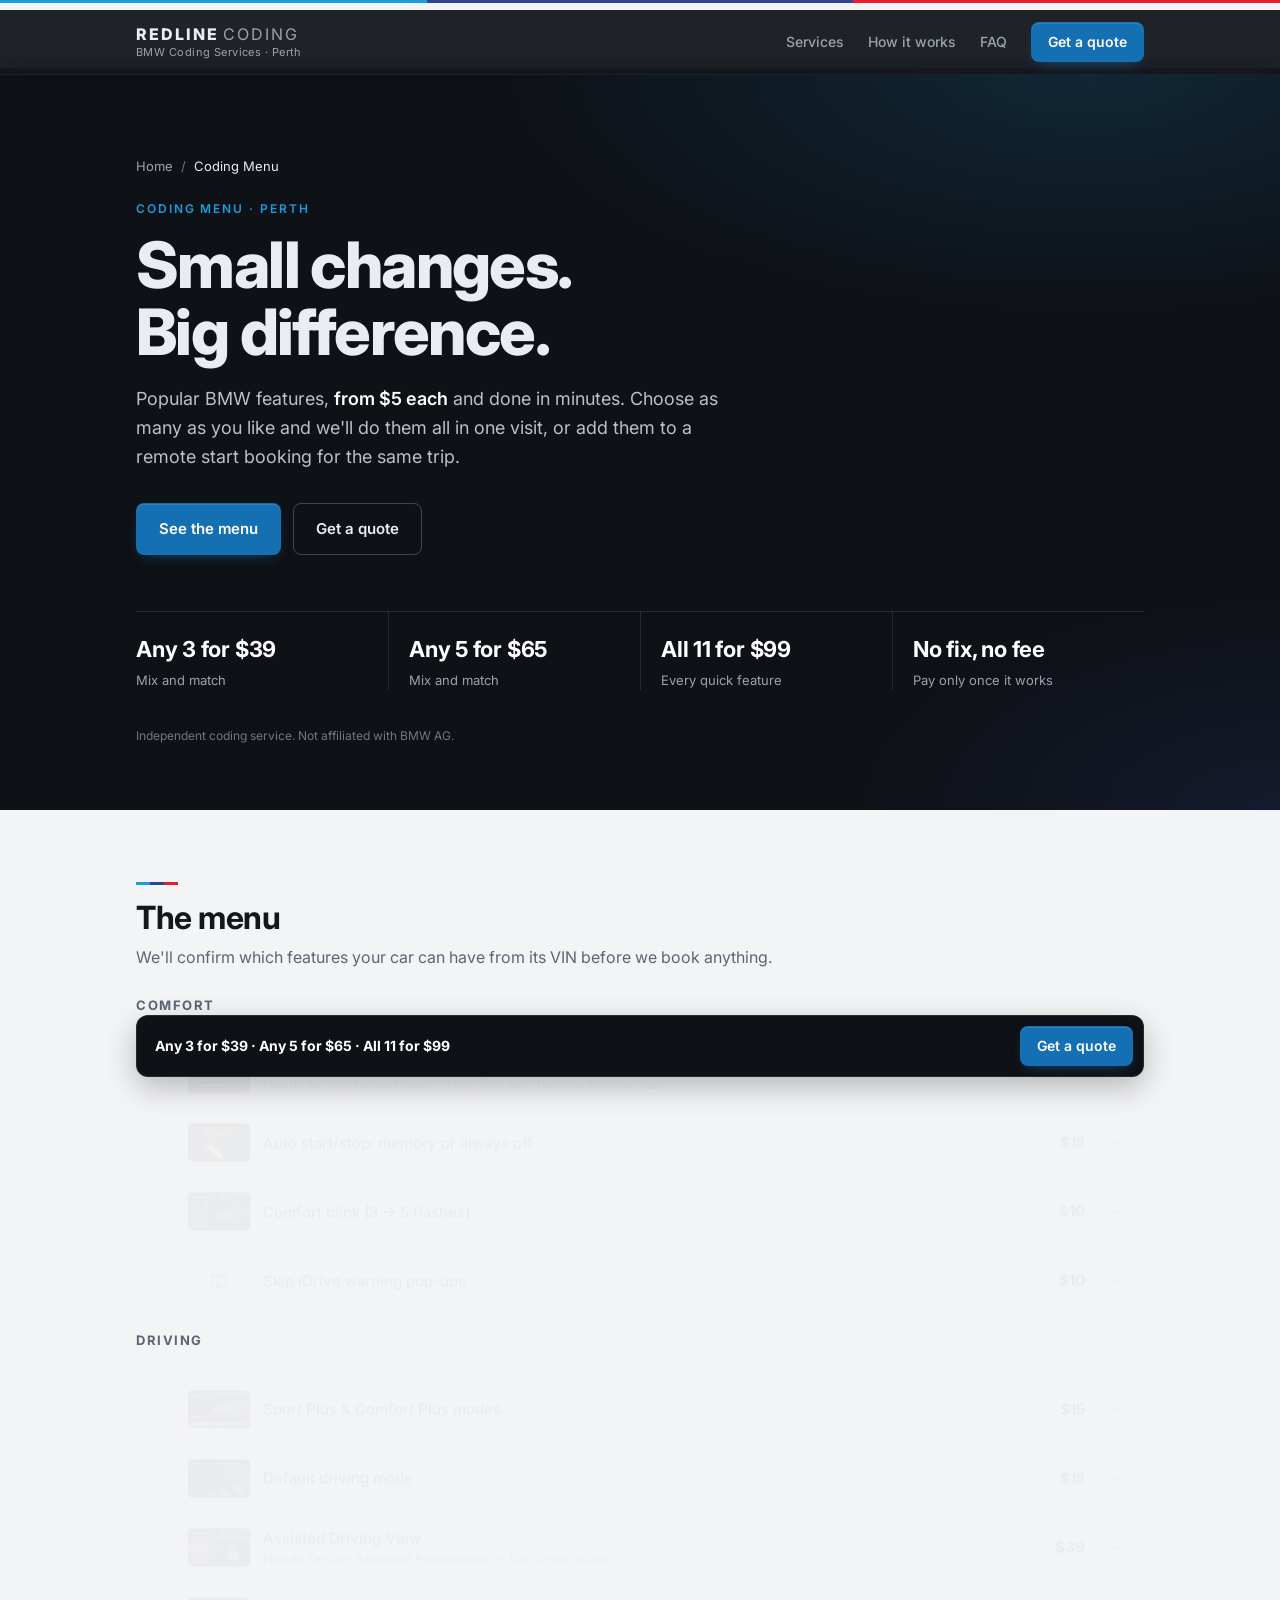
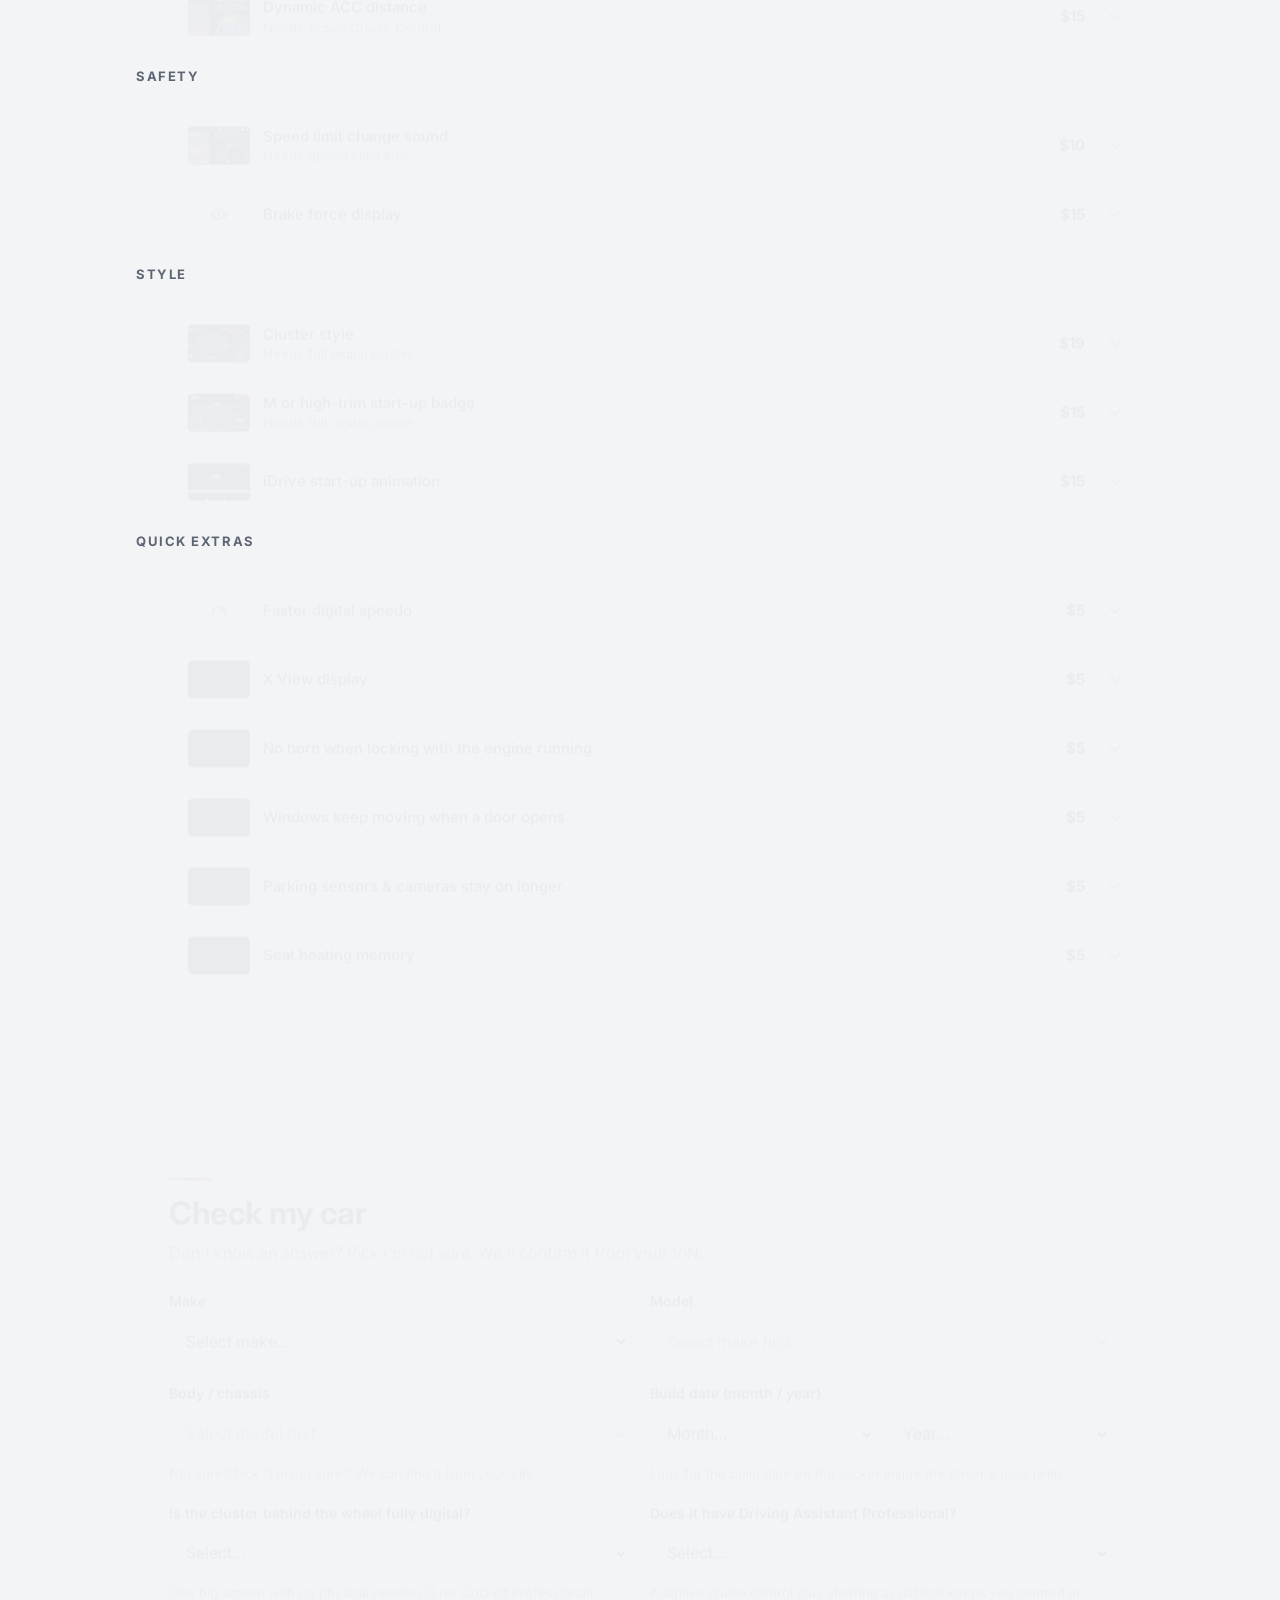
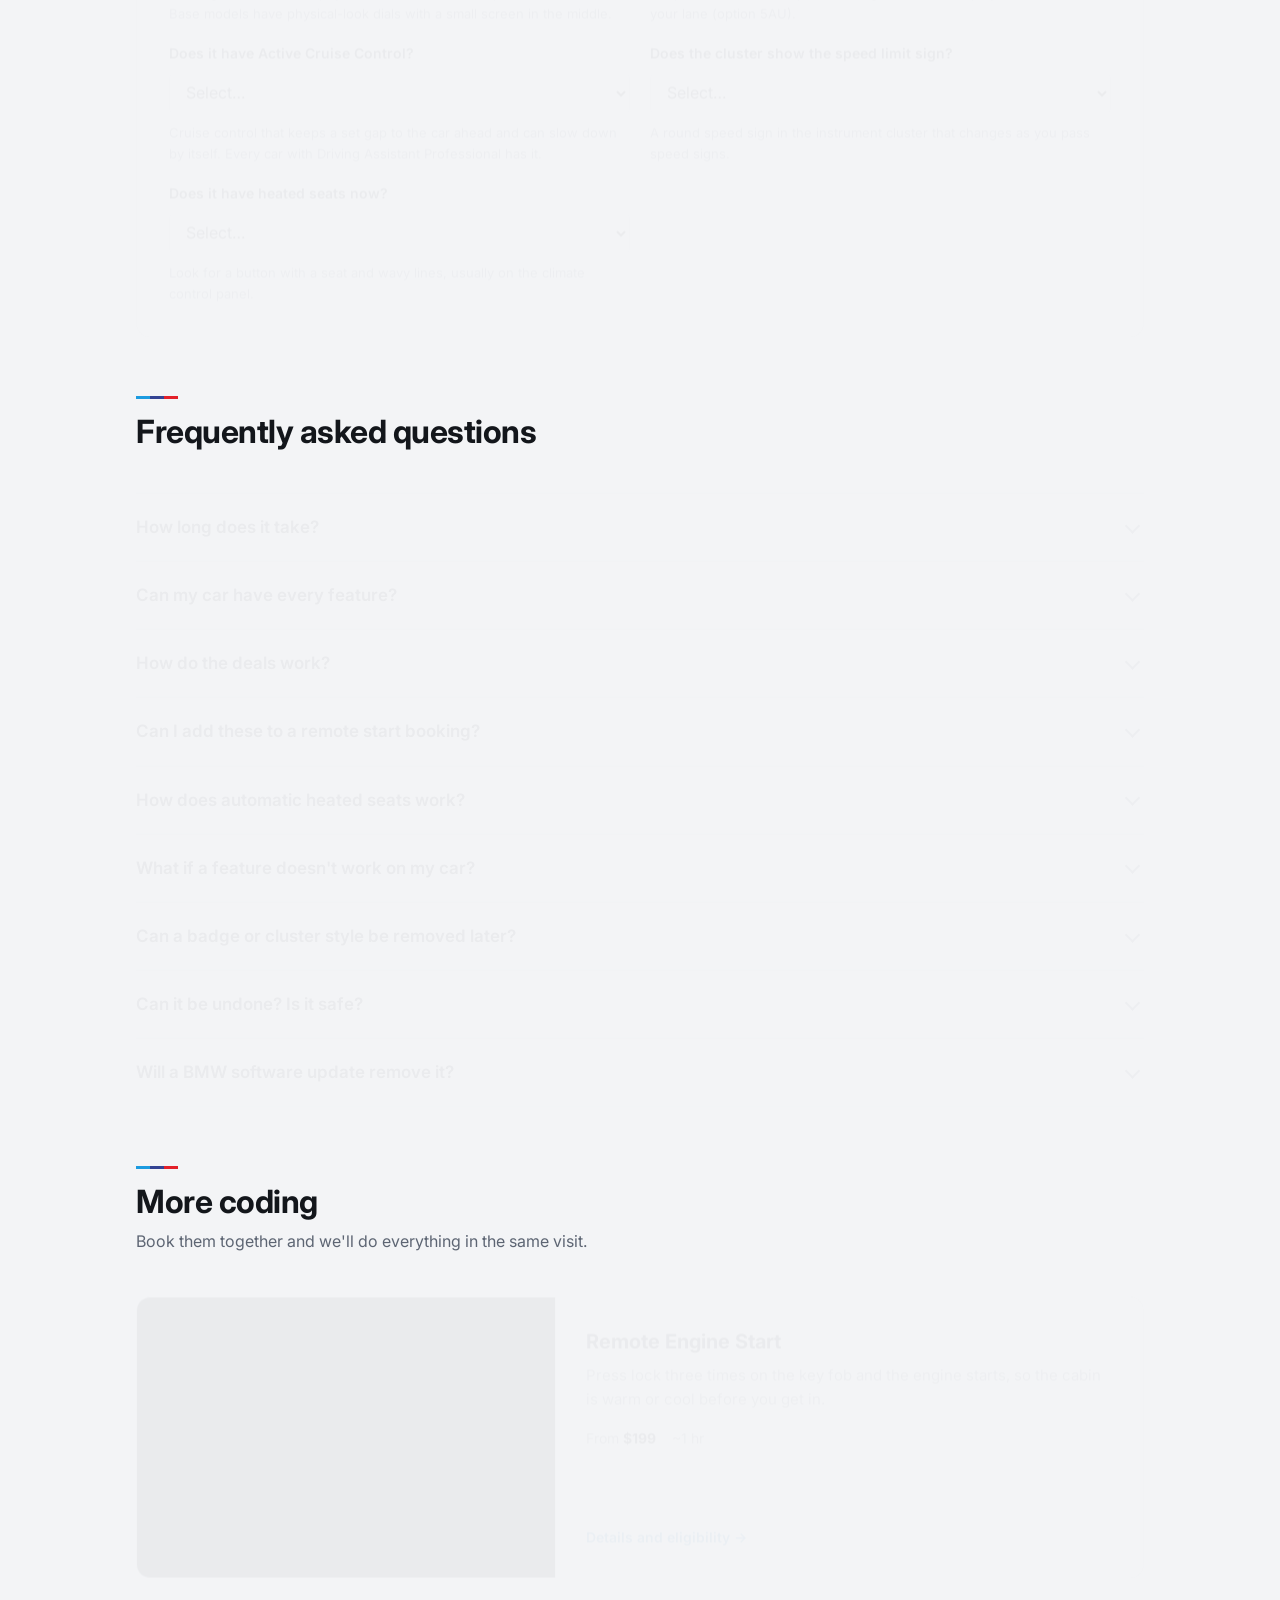
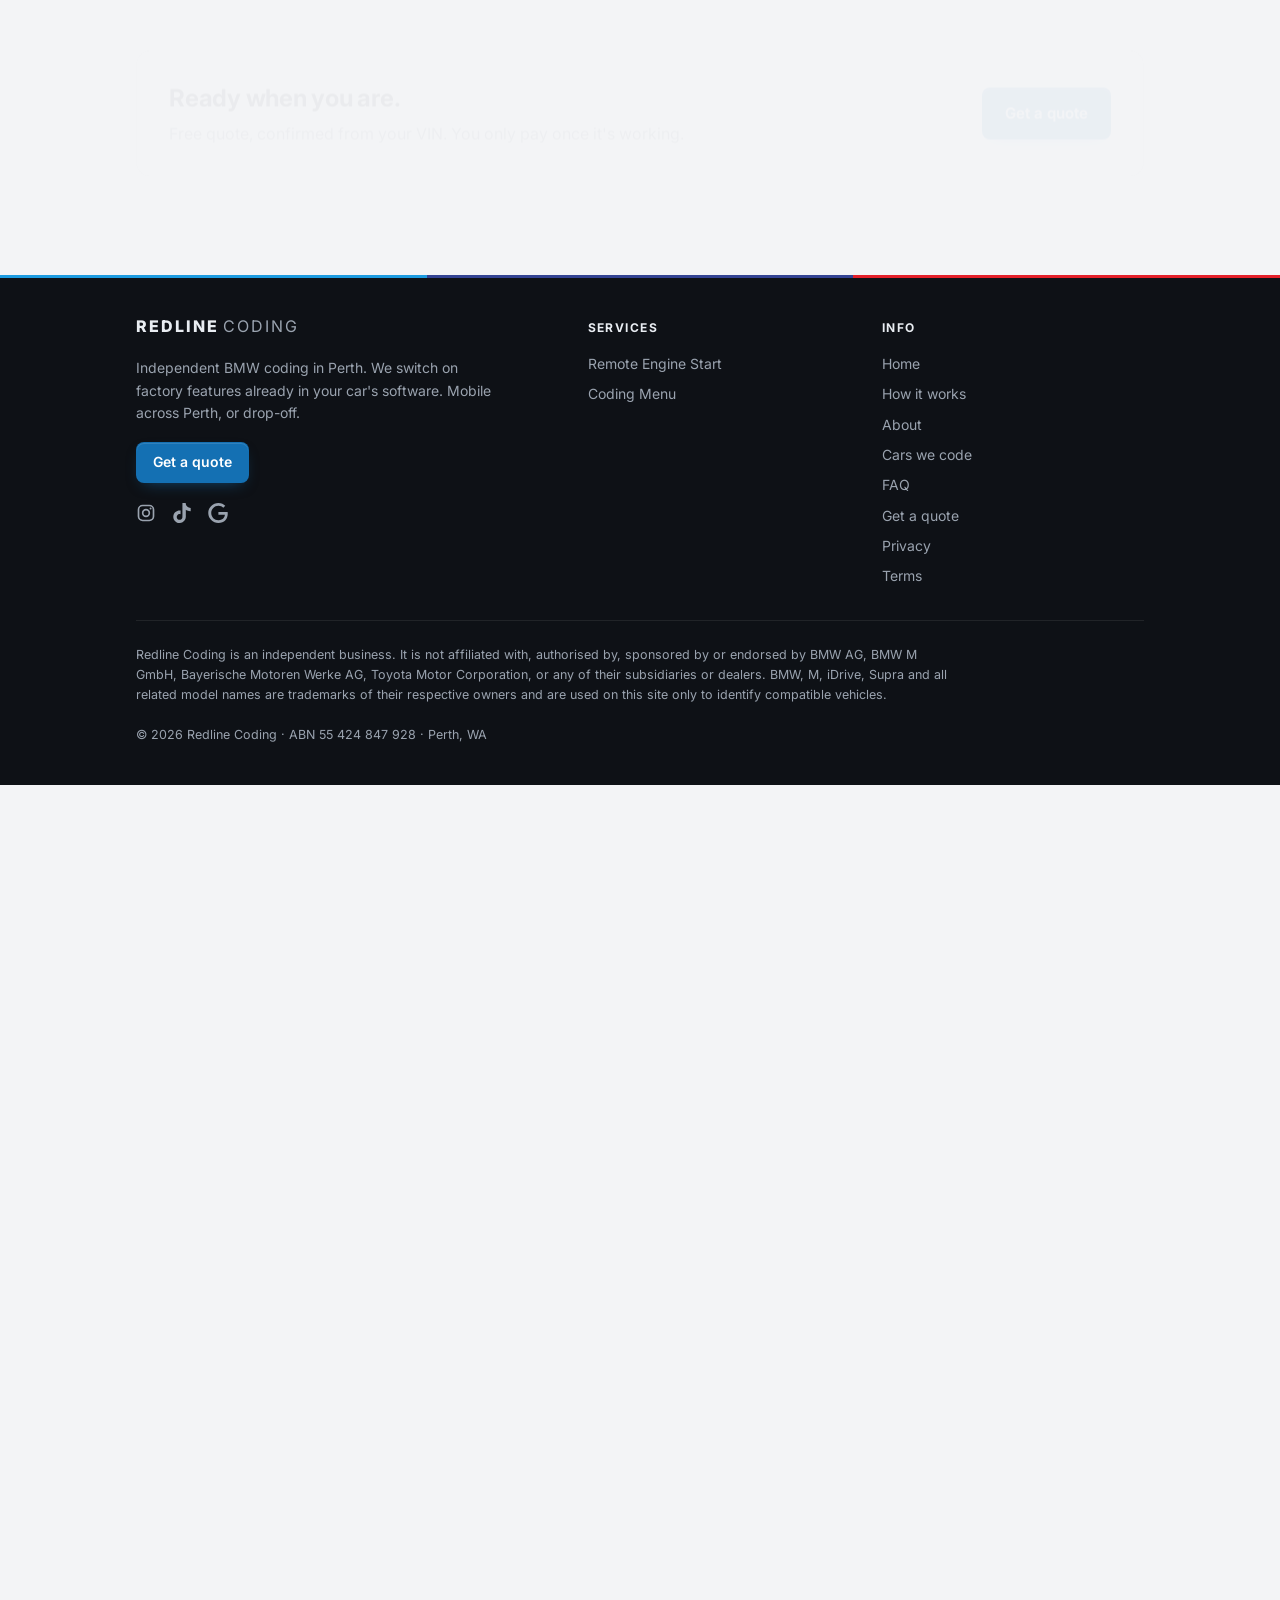
<file: heated-seats.html>
<!DOCTYPE html>
<html lang="en-AU">
<head>
<meta charset="UTF-8">
<title>Automatic Heated Seats | Redline Coding</title>
<meta name="robots" content="noindex">
<link rel="canonical" href="https://redlinecoding.com.au/coding-menu.html">
<!-- Automatic heated seats is now part of the Coding Menu -->
<meta http-equiv="refresh" content="0; url=coding-menu.html#menu-section">
</head>
<body>
<p>Automatic heated seats is now on our <a href="coding-menu.html#menu-section">Coding Menu</a>.</p>
</body>
</html>
</file>
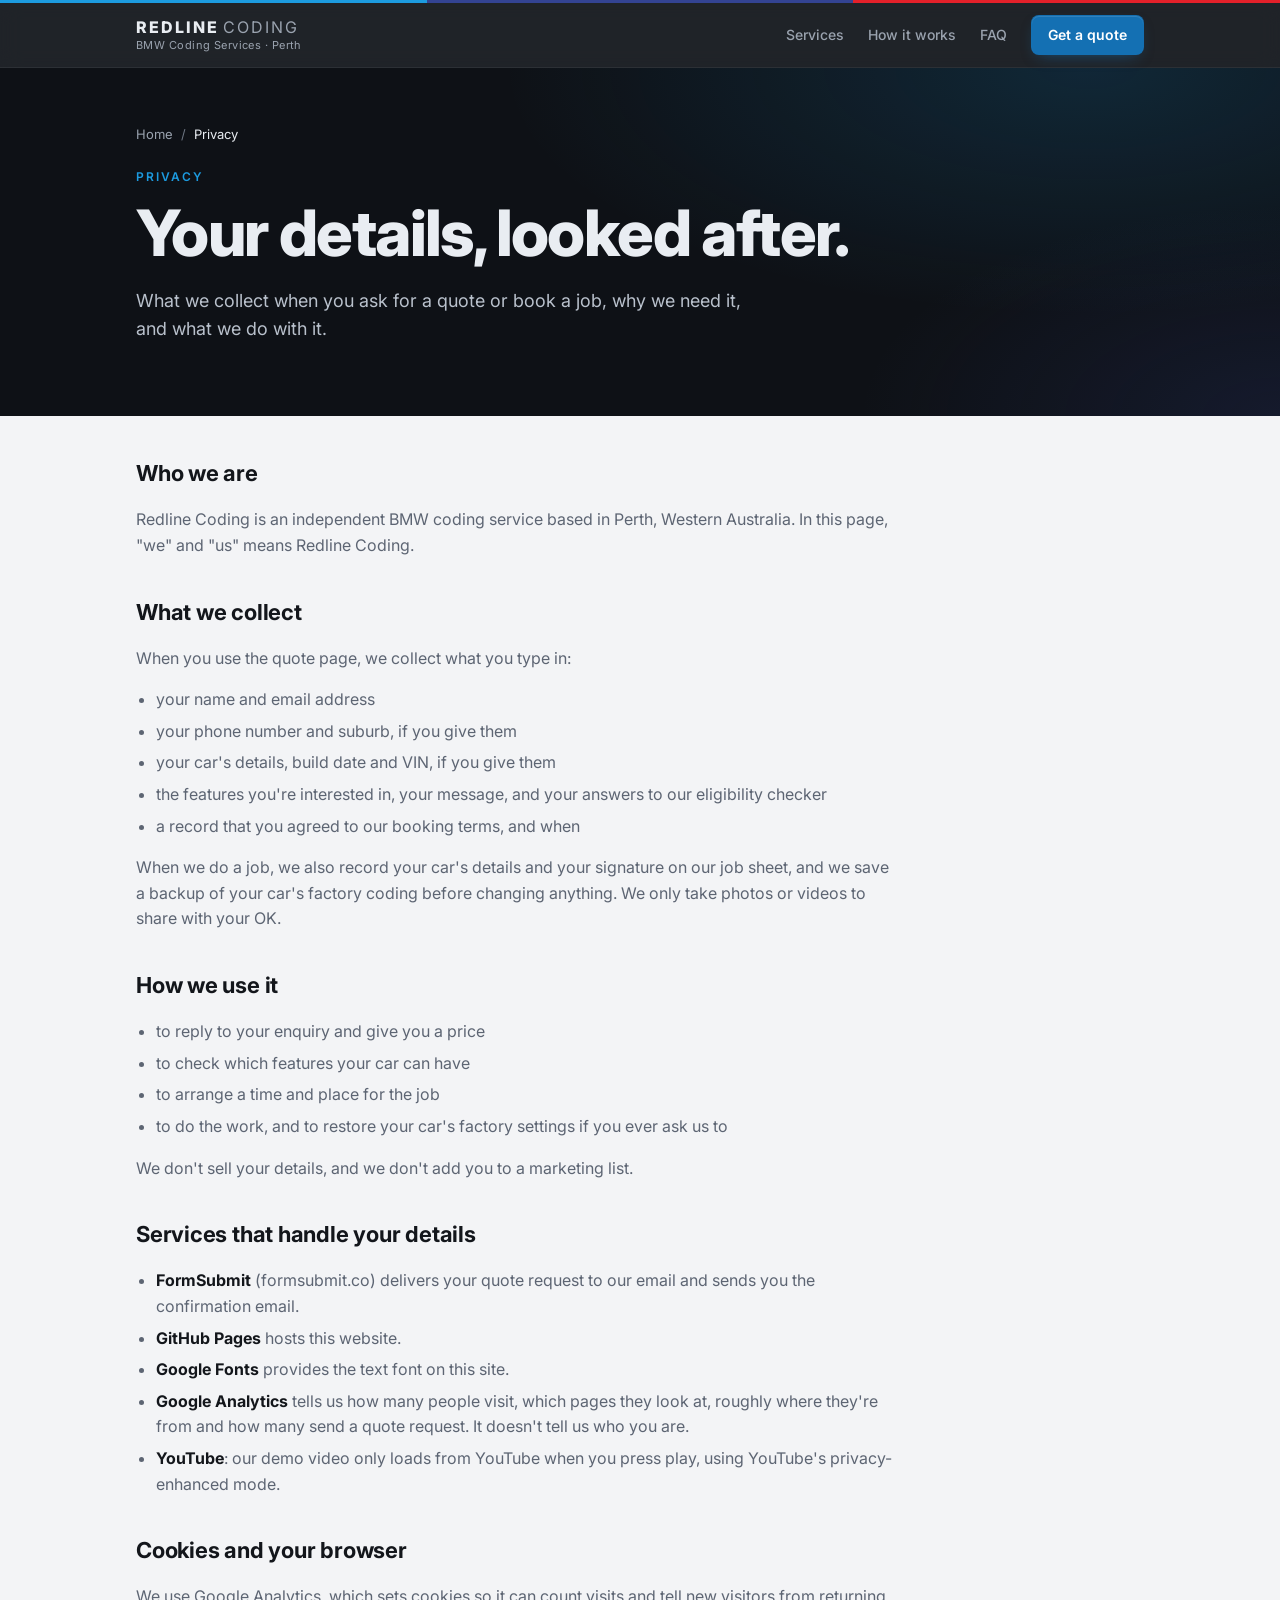
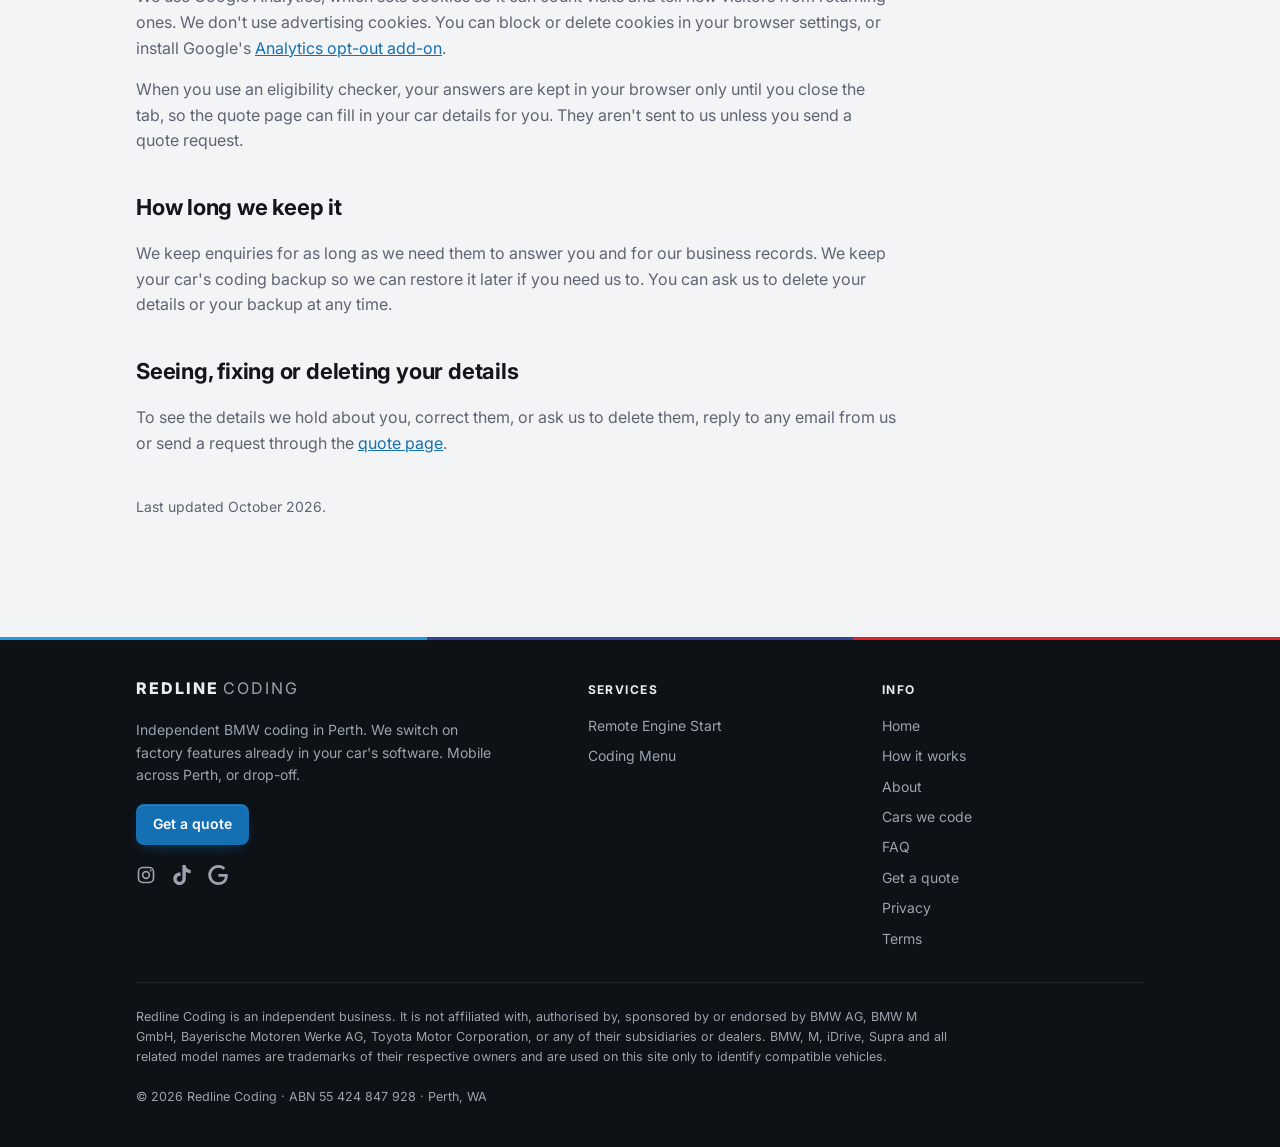
<file: privacy.html>
<!DOCTYPE html>
<html lang="en-AU">
<head>
<!-- Google tag (gtag.js) -->
<script async src="https://www.googletagmanager.com/gtag/js?id=G-E07F1L9CG0"></script>
<script>
  window.dataLayer = window.dataLayer || [];
  function gtag(){dataLayer.push(arguments);}
  gtag('js', new Date());

  gtag('config', 'G-E07F1L9CG0');
</script>
<meta charset="UTF-8">
<meta name="viewport" content="width=device-width, initial-scale=1">
<title>Privacy | Redline Coding</title>
<meta name="description" content="How Redline Coding collects, uses and looks after the details you send us.">
<link rel="canonical" href="https://redlinecoding.com.au/privacy.html">
<meta name="theme-color" content="#0e1116">
<link rel="preconnect" href="https://fonts.googleapis.com">
<link rel="preconnect" href="https://fonts.gstatic.com" crossorigin>
<link href="https://fonts.googleapis.com/css2?family=Inter:wght@400;500;600;700;800&display=swap" rel="stylesheet">
<link rel="stylesheet" href="styles.css">
<link rel="icon" href="icon.svg" type="image/svg+xml">
<link rel="apple-touch-icon" href="apple-touch-icon.png">
<link rel="manifest" href="site.webmanifest">
</head>
<body data-page="privacy">

<!--prerender:site-nav--><div id="site-nav">
      <div class="mstripe" aria-hidden="true"></div>
      <nav class="nav" aria-label="Main">
        <div class="wrap nav-inner">
          <a class="brand" href="/" aria-label="Redline Coding home">
            <span class="brand-name">REDLINE <b>CODING</b></span>
            <span class="brand-sub">BMW Coding Services · Perth</span>
          </a>
          <div class="nav-links">
            <a href="/#services">Services</a>
            <a href="/#how">How it works</a>
            <a href="/#faq">FAQ</a>
            <a class="btn btn-primary btn-sm" href="enquire.html" data-quote="">Get a quote</a>
          </div>
          <button type="button" class="nav-toggle" aria-expanded="false" aria-controls="nav-panel" aria-label="Open menu">
            <span></span><span></span>
          </button>
        </div>
        <div class="nav-panel" id="nav-panel" hidden="">
          <div class="wrap">
            <p class="nav-label">Services</p>
            <div class="nav-svcs">
      <a href="remote-start.html">
        <span class="f-icon" aria-hidden="true"><svg viewBox="0 0 24 24"><rect x="7" y="2.5" width="10" height="19" rx="3"></rect><circle cx="12" cy="8" r="1.6"></circle><path d="M10 13.5h4M10 16.5h4"></path></svg></span>
        <span>Remote Engine Start<small>From $199 · ~1 hr</small></span>
      </a>
      <a href="coding-menu.html">
        <span class="f-icon" aria-hidden="true"><svg viewBox="0 0 24 24"><circle cx="12" cy="12" r="8.5"></circle><path d="M12 12l3.5-3.5"></path><path d="M12 5v1.5M5 12h1.5M17.5 12H19"></path></svg></span>
        <span>Coding Menu<small>From $5 · ~5 min each</small></span>
      </a></div>
            <div class="nav-more">
              <a href="/#how">How it works</a>
              <a href="cars.html">Cars we code</a>
              <a href="/#faq">FAQ</a>
              <a href="enquire.html">Get a quote</a>
            </div>
          </div>
        </div>
      </nav></div><!--/prerender:site-nav-->

<header class="hero hero-slim" id="top">
  <div class="wrap">
    <p class="eyebrow">Privacy</p>
    <h1>Your details, looked after.</h1>
    <p class="lede">What we collect when you ask for a quote or book a job, why we need it, and what we do with it.</p>
  </div>
</header>

<main class="wrap prose">

  <h2>Who we are</h2>
  <p>Redline Coding is an independent BMW coding service based in Perth, Western Australia. In this page, "we" and "us" means Redline Coding.</p>

  <h2>What we collect</h2>
  <p>When you use the quote page, we collect what you type in:</p>
  <ul>
    <li>your name and email address</li>
    <li>your phone number and suburb, if you give them</li>
    <li>your car's details, build date and VIN, if you give them</li>
    <li>the features you're interested in, your message, and your answers to our eligibility checker</li>
    <li>a record that you agreed to our booking terms, and when</li>
  </ul>
  <p>When we do a job, we also record your car's details and your signature on our job sheet, and we save a backup of your car's factory coding before changing anything. We only take photos or videos to share with your OK.</p>

  <h2>How we use it</h2>
  <ul>
    <li>to reply to your enquiry and give you a price</li>
    <li>to check which features your car can have</li>
    <li>to arrange a time and place for the job</li>
    <li>to do the work, and to restore your car's factory settings if you ever ask us to</li>
  </ul>
  <p>We don't sell your details, and we don't add you to a marketing list.</p>

  <h2>Services that handle your details</h2>
  <ul>
    <li><b>FormSubmit</b> (formsubmit.co) delivers your quote request to our email and sends you the confirmation email.</li>
    <li><b>GitHub Pages</b> hosts this website.</li>
    <li><b>Google Fonts</b> provides the text font on this site.</li>
    <li><b>Google Analytics</b> tells us how many people visit, which pages they look at, roughly where they're from and how many send a quote request. It doesn't tell us who you are.</li>
    <li><b>YouTube</b>: our demo video only loads from YouTube when you press play, using YouTube's privacy-enhanced mode.</li>
  </ul>

  <h2>Cookies and your browser</h2>
  <p>We use Google Analytics, which sets cookies so it can count visits and tell new visitors from returning ones. We don't use advertising cookies. You can block or delete cookies in your browser settings, or install Google's <a href="https://tools.google.com/dlpage/gaoptout">Analytics opt-out add-on</a>.</p>
  <p>When you use an eligibility checker, your answers are kept in your browser only until you close the tab, so the quote page can fill in your car details for you. They aren't sent to us unless you send a quote request.</p>

  <h2>How long we keep it</h2>
  <p>We keep enquiries for as long as we need them to answer you and for our business records. We keep your car's coding backup so we can restore it later if you need us to. You can ask us to delete your details or your backup at any time.</p>

  <h2>Seeing, fixing or deleting your details</h2>
  <p>To see the details we hold about you, correct them, or ask us to delete them, reply to any email from us or send a request through the <a href="enquire.html?other=1">quote page</a>.</p>

  <p class="updated">Last updated October 2026.</p>
</main>

<!--prerender:site-footer--><div id="site-footer">
      <footer class="footer">
        <div class="mstripe" aria-hidden="true"></div>
        <div class="wrap">
          <div class="foot-grid">
            <div class="foot-about">
              <p class="foot-brand">REDLINE <b>CODING</b></p>
              <p>Independent BMW coding in Perth. We switch on factory features already in your car's software. Mobile across Perth, or drop-off.</p>
              <a class="btn btn-primary btn-sm" href="enquire.html">Get a quote</a>
              <div class="foot-social">
                <a href="https://www.instagram.com/redlinecodingperth/" target="_blank" rel="noopener" aria-label="Redline Coding on Instagram" title="Instagram"><svg viewBox="0 0 24 24" fill="none" stroke="currentColor" stroke-width="2" aria-hidden="true"><rect x="3" y="3" width="18" height="18" rx="5"></rect><circle cx="12" cy="12" r="4"></circle><circle cx="17.5" cy="6.5" r="1.2" fill="currentColor" stroke="none"></circle></svg></a>
                <a href="https://www.tiktok.com/@redline.coding" target="_blank" rel="noopener" aria-label="Redline Coding on TikTok" title="TikTok"><svg viewBox="0 0 24 24" fill="currentColor" aria-hidden="true"><path d="M12.525.02c1.31-.02 2.61-.01 3.91-.02.08 1.53.63 3.09 1.75 4.17 1.12 1.11 2.7 1.62 4.24 1.79v4.03c-1.44-.05-2.89-.35-4.2-.97-.57-.26-1.1-.59-1.62-.93-.01 2.92.01 5.84-.02 8.75-.08 1.4-.54 2.79-1.35 3.94-1.31 1.92-3.58 3.17-5.91 3.21-1.43.08-2.86-.31-4.08-1.03-2.02-1.19-3.44-3.37-3.65-5.71-.02-.5-.03-1-.01-1.49.18-1.9 1.12-3.72 2.58-4.96 1.66-1.44 3.98-2.13 6.15-1.72.02 1.48-.04 2.96-.04 4.44-.99-.32-2.15-.23-3.02.37-.63.41-1.11 1.04-1.36 1.75-.21.51-.15 1.07-.14 1.61.24 1.64 1.82 3.02 3.5 2.87 1.12-.01 2.19-.66 2.77-1.61.19-.33.4-.67.41-1.06.1-1.79.06-3.57.07-5.36.01-4.03-.01-8.05.02-12.07z"></path></svg></a>
                <a href="https://share.google/6yGSnhQcemCVBCfMC" target="_blank" rel="noopener" aria-label="Redline Coding on Google" title="Google"><svg viewBox="0 0 24 24" fill="currentColor" aria-hidden="true"><path d="M12.48 10.92v3.28h7.84c-.24 1.84-.853 3.187-1.787 4.133-1.147 1.147-2.933 2.4-6.053 2.4-4.827 0-8.6-3.893-8.6-8.72s3.773-8.72 8.6-8.72c2.6 0 4.507 1.027 5.907 2.347l2.307-2.307C18.747 1.44 16.133 0 12.48 0 5.867 0 .307 5.387.307 12s5.56 12 12.173 12c3.573 0 6.267-1.173 8.373-3.36 2.16-2.16 2.84-5.213 2.84-7.667 0-.76-.053-1.467-.173-2.053H12.48z"></path></svg></a>
              </div>
            </div>
            <div class="foot-col">
              <p class="foot-head">Services</p>
              <a href="remote-start.html">Remote Engine Start</a><a href="coding-menu.html">Coding Menu</a>
            </div>
            <div class="foot-col">
              <p class="foot-head">Info</p>
              <a href="/">Home</a>
              <a href="/#how">How it works</a>
              <a href="/#about">About</a>
              <a href="cars.html">Cars we code</a>
              <a href="/#faq">FAQ</a>
              <a href="enquire.html">Get a quote</a>
              <a href="privacy.html">Privacy</a>
              <a href="terms.html">Terms</a>
            </div>
          </div>
          <p class="disclaimer">Redline Coding is an independent business. It is not affiliated with, authorised by, sponsored by or endorsed by BMW AG, BMW M GmbH, Bayerische Motoren Werke AG, Toyota Motor Corporation, or any of their subsidiaries or dealers. BMW, M, iDrive, Supra and all related model names are trademarks of their respective owners and are used on this site only to identify compatible vehicles.</p>
          <p class="copy">© 2026 Redline Coding · ABN 55 424 847 928 · Perth, WA</p>
        </div>
      </footer></div><!--/prerender:site-footer-->

<script src="vehicles.js"></script>
<script src="services.js"></script>
<script src="app.js"></script>
</body>
</html>
</file>
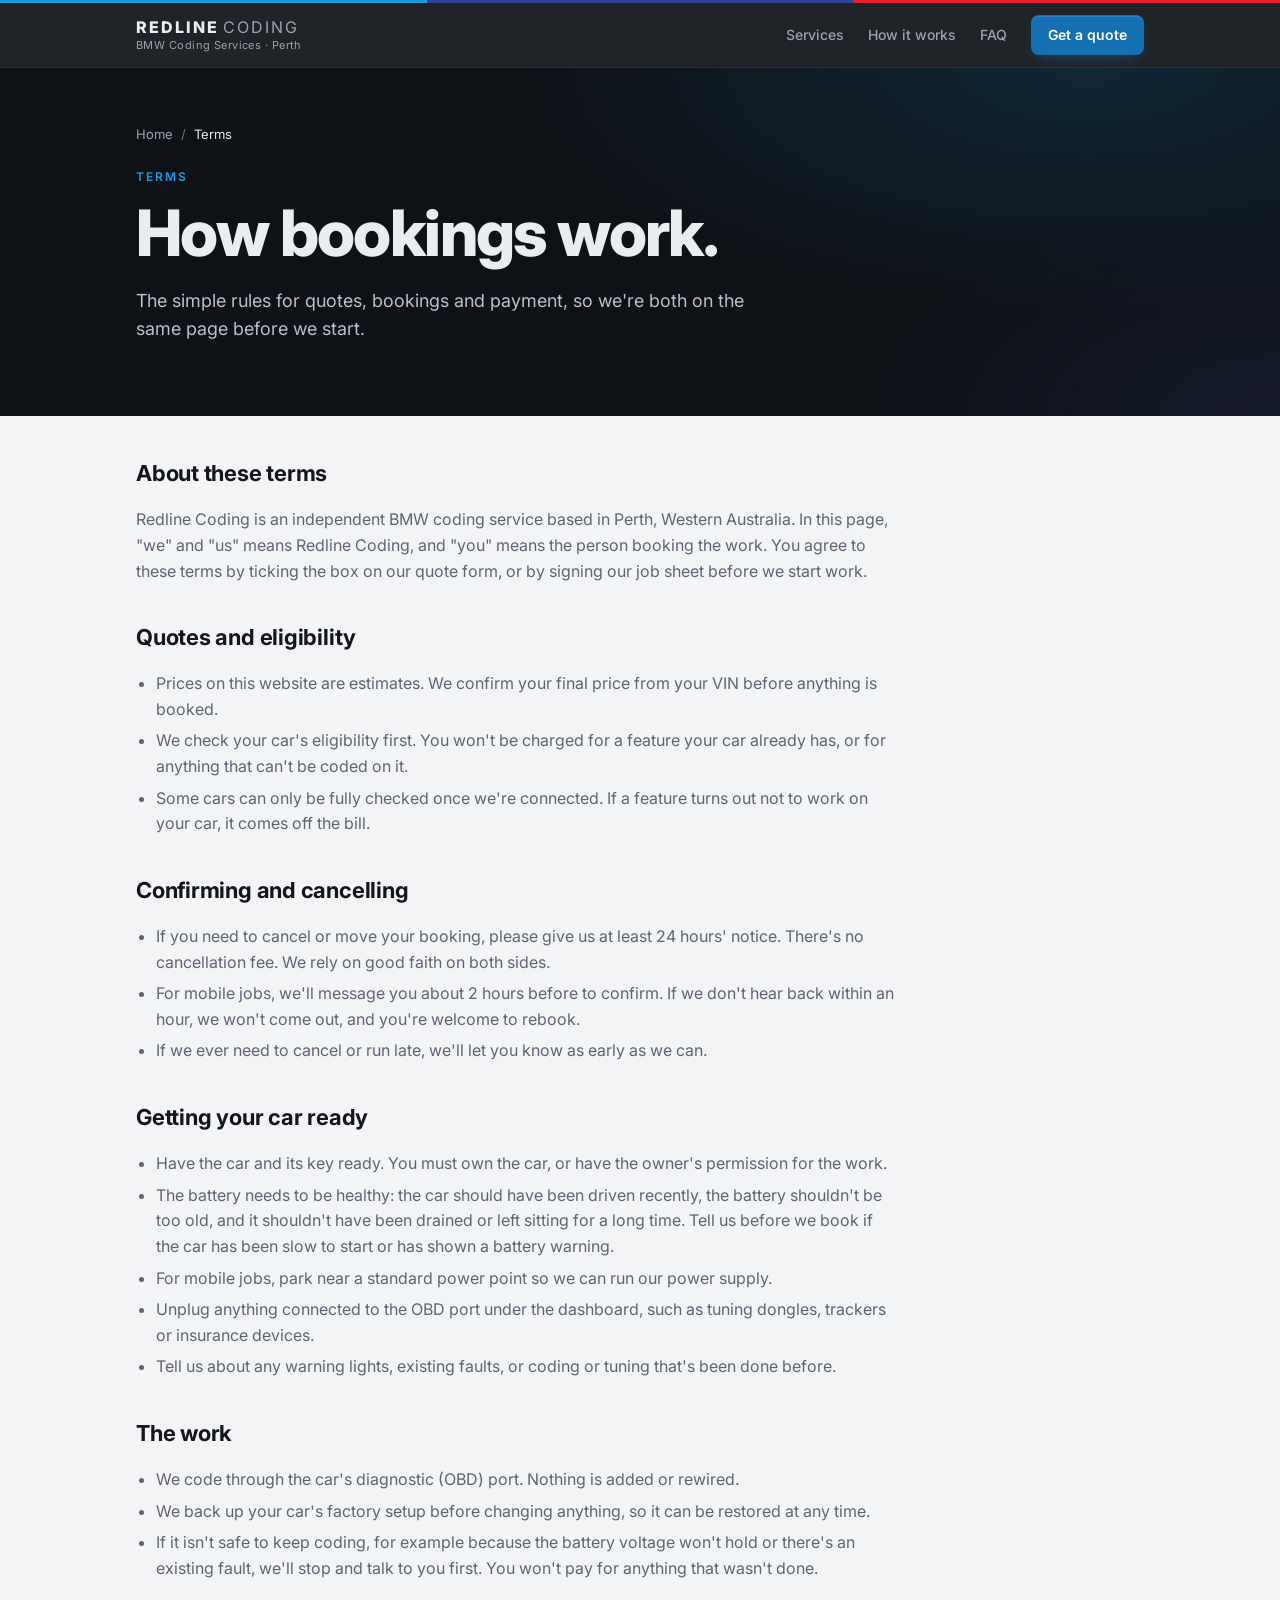
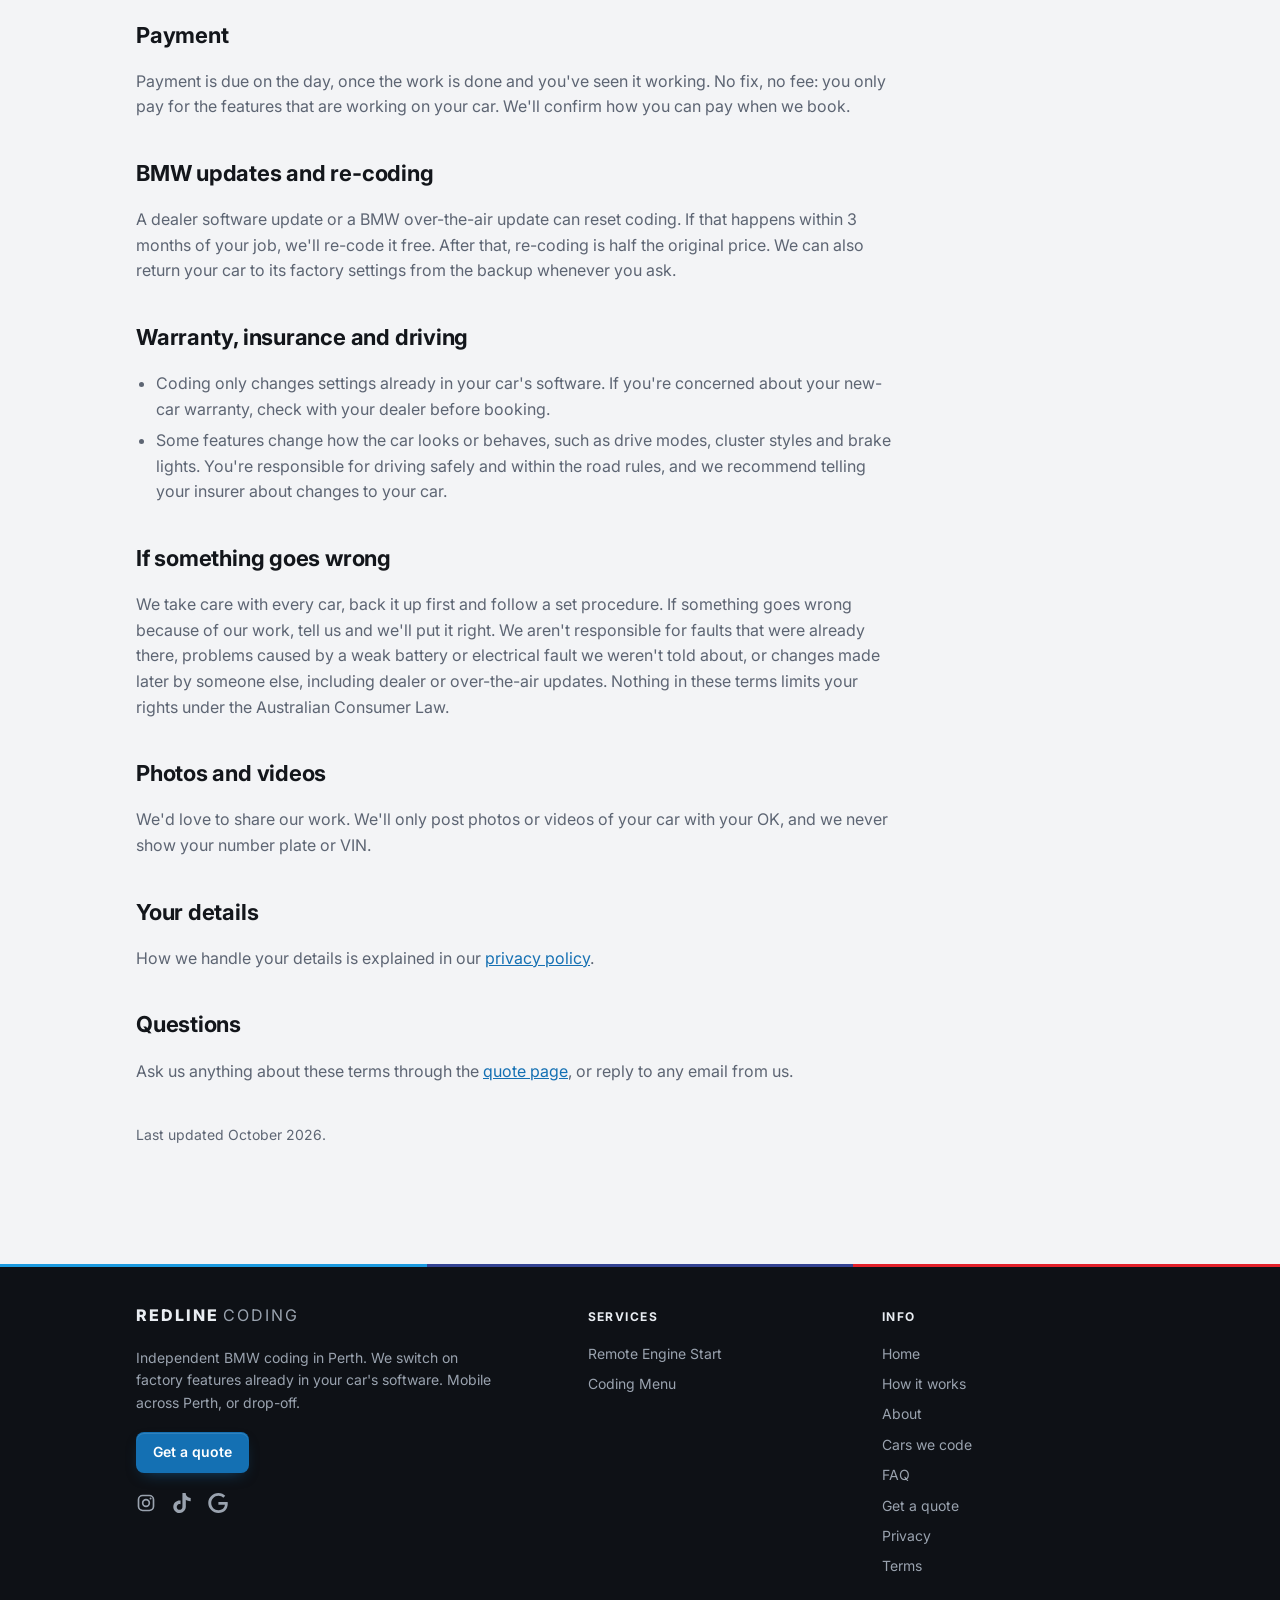
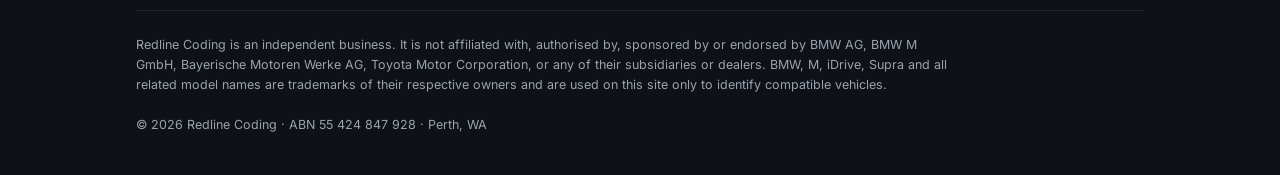
<file: terms.html>
<!DOCTYPE html>
<html lang="en-AU">
<head>
<!-- Google tag (gtag.js) -->
<script async src="https://www.googletagmanager.com/gtag/js?id=G-E07F1L9CG0"></script>
<script>
  window.dataLayer = window.dataLayer || [];
  function gtag(){dataLayer.push(arguments);}
  gtag('js', new Date());

  gtag('config', 'G-E07F1L9CG0');
</script>
<meta charset="UTF-8">
<meta name="viewport" content="width=device-width, initial-scale=1">
<title>Terms | Redline Coding</title>
<meta name="description" content="Booking terms for Redline Coding: quotes, confirming and cancelling a booking, getting your car ready, payment and re-coding after BMW updates.">
<link rel="canonical" href="https://redlinecoding.com.au/terms.html">
<meta name="theme-color" content="#0e1116">
<link rel="preconnect" href="https://fonts.googleapis.com">
<link rel="preconnect" href="https://fonts.gstatic.com" crossorigin>
<link href="https://fonts.googleapis.com/css2?family=Inter:wght@400;500;600;700;800&display=swap" rel="stylesheet">
<link rel="stylesheet" href="styles.css">
<link rel="icon" href="icon.svg" type="image/svg+xml">
<link rel="apple-touch-icon" href="apple-touch-icon.png">
<link rel="manifest" href="site.webmanifest">
</head>
<body data-page="terms">

<!--prerender:site-nav--><div id="site-nav">
      <div class="mstripe" aria-hidden="true"></div>
      <nav class="nav" aria-label="Main">
        <div class="wrap nav-inner">
          <a class="brand" href="/" aria-label="Redline Coding home">
            <span class="brand-name">REDLINE <b>CODING</b></span>
            <span class="brand-sub">BMW Coding Services · Perth</span>
          </a>
          <div class="nav-links">
            <a href="/#services">Services</a>
            <a href="/#how">How it works</a>
            <a href="/#faq">FAQ</a>
            <a class="btn btn-primary btn-sm" href="enquire.html" data-quote="">Get a quote</a>
          </div>
          <button type="button" class="nav-toggle" aria-expanded="false" aria-controls="nav-panel" aria-label="Open menu">
            <span></span><span></span>
          </button>
        </div>
        <div class="nav-panel" id="nav-panel" hidden="">
          <div class="wrap">
            <p class="nav-label">Services</p>
            <div class="nav-svcs">
      <a href="remote-start.html">
        <span class="f-icon" aria-hidden="true"><svg viewBox="0 0 24 24"><rect x="7" y="2.5" width="10" height="19" rx="3"></rect><circle cx="12" cy="8" r="1.6"></circle><path d="M10 13.5h4M10 16.5h4"></path></svg></span>
        <span>Remote Engine Start<small>From $199 · ~1 hr</small></span>
      </a>
      <a href="coding-menu.html">
        <span class="f-icon" aria-hidden="true"><svg viewBox="0 0 24 24"><circle cx="12" cy="12" r="8.5"></circle><path d="M12 12l3.5-3.5"></path><path d="M12 5v1.5M5 12h1.5M17.5 12H19"></path></svg></span>
        <span>Coding Menu<small>From $5 · ~5 min each</small></span>
      </a></div>
            <div class="nav-more">
              <a href="/#how">How it works</a>
              <a href="cars.html">Cars we code</a>
              <a href="/#faq">FAQ</a>
              <a href="enquire.html">Get a quote</a>
            </div>
          </div>
        </div>
      </nav></div><!--/prerender:site-nav-->

<header class="hero hero-slim" id="top">
  <div class="wrap">
    <p class="eyebrow">Terms</p>
    <h1>How bookings work.</h1>
    <p class="lede">The simple rules for quotes, bookings and payment, so we're both on the same page before we start.</p>
  </div>
</header>

<main class="wrap prose">

  <h2>About these terms</h2>
  <p>Redline Coding is an independent BMW coding service based in Perth, Western Australia. In this page, "we" and "us" means Redline Coding, and "you" means the person booking the work. You agree to these terms by ticking the box on our quote form, or by signing our job sheet before we start work.</p>

  <h2>Quotes and eligibility</h2>
  <ul>
    <li>Prices on this website are estimates. We confirm your final price from your VIN before anything is booked.</li>
    <li>We check your car's eligibility first. You won't be charged for a feature your car already has, or for anything that can't be coded on it.</li>
    <li>Some cars can only be fully checked once we're connected. If a feature turns out not to work on your car, it comes off the bill.</li>
  </ul>

  <h2>Confirming and cancelling</h2>
  <ul>
    <li>If you need to cancel or move your booking, please give us at least 24 hours' notice. There's no cancellation fee. We rely on good faith on both sides.</li>
    <li>For mobile jobs, we'll message you about 2 hours before to confirm. If we don't hear back within an hour, we won't come out, and you're welcome to rebook.</li>
    <li>If we ever need to cancel or run late, we'll let you know as early as we can.</li>
  </ul>

  <h2>Getting your car ready</h2>
  <ul>
    <li>Have the car and its key ready. You must own the car, or have the owner's permission for the work.</li>
    <li>The battery needs to be healthy: the car should have been driven recently, the battery shouldn't be too old, and it shouldn't have been drained or left sitting for a long time. Tell us before we book if the car has been slow to start or has shown a battery warning.</li>
    <li>For mobile jobs, park near a standard power point so we can run our power supply.</li>
    <li>Unplug anything connected to the OBD port under the dashboard, such as tuning dongles, trackers or insurance devices.</li>
    <li>Tell us about any warning lights, existing faults, or coding or tuning that's been done before.</li>
  </ul>

  <h2>The work</h2>
  <ul>
    <li>We code through the car's diagnostic (OBD) port. Nothing is added or rewired.</li>
    <li>We back up your car's factory setup before changing anything, so it can be restored at any time.</li>
    <li>If it isn't safe to keep coding, for example because the battery voltage won't hold or there's an existing fault, we'll stop and talk to you first. You won't pay for anything that wasn't done.</li>
  </ul>

  <h2>Payment</h2>
  <p>Payment is due on the day, once the work is done and you've seen it working. No fix, no fee: you only pay for the features that are working on your car. We'll confirm how you can pay when we book.</p>

  <h2>BMW updates and re-coding</h2>
  <p>A dealer software update or a BMW over-the-air update can reset coding. If that happens within 3 months of your job, we'll re-code it free. After that, re-coding is half the original price. We can also return your car to its factory settings from the backup whenever you ask.</p>

  <h2>Warranty, insurance and driving</h2>
  <ul>
    <li>Coding only changes settings already in your car's software. If you're concerned about your new-car warranty, check with your dealer before booking.</li>
    <li>Some features change how the car looks or behaves, such as drive modes, cluster styles and brake lights. You're responsible for driving safely and within the road rules, and we recommend telling your insurer about changes to your car.</li>
  </ul>

  <h2>If something goes wrong</h2>
  <p>We take care with every car, back it up first and follow a set procedure. If something goes wrong because of our work, tell us and we'll put it right. We aren't responsible for faults that were already there, problems caused by a weak battery or electrical fault we weren't told about, or changes made later by someone else, including dealer or over-the-air updates. Nothing in these terms limits your rights under the Australian Consumer Law.</p>

  <h2>Photos and videos</h2>
  <p>We'd love to share our work. We'll only post photos or videos of your car with your OK, and we never show your number plate or VIN.</p>

  <h2>Your details</h2>
  <p>How we handle your details is explained in our <a href="privacy.html">privacy policy</a>.</p>

  <h2>Questions</h2>
  <p>Ask us anything about these terms through the <a href="enquire.html?other=1">quote page</a>, or reply to any email from us.</p>

  <p class="updated">Last updated October 2026.</p>
</main>

<!--prerender:site-footer--><div id="site-footer">
      <footer class="footer">
        <div class="mstripe" aria-hidden="true"></div>
        <div class="wrap">
          <div class="foot-grid">
            <div class="foot-about">
              <p class="foot-brand">REDLINE <b>CODING</b></p>
              <p>Independent BMW coding in Perth. We switch on factory features already in your car's software. Mobile across Perth, or drop-off.</p>
              <a class="btn btn-primary btn-sm" href="enquire.html">Get a quote</a>
              <div class="foot-social">
                <a href="https://www.instagram.com/redlinecodingperth/" target="_blank" rel="noopener" aria-label="Redline Coding on Instagram" title="Instagram"><svg viewBox="0 0 24 24" fill="none" stroke="currentColor" stroke-width="2" aria-hidden="true"><rect x="3" y="3" width="18" height="18" rx="5"></rect><circle cx="12" cy="12" r="4"></circle><circle cx="17.5" cy="6.5" r="1.2" fill="currentColor" stroke="none"></circle></svg></a>
                <a href="https://www.tiktok.com/@redline.coding" target="_blank" rel="noopener" aria-label="Redline Coding on TikTok" title="TikTok"><svg viewBox="0 0 24 24" fill="currentColor" aria-hidden="true"><path d="M12.525.02c1.31-.02 2.61-.01 3.91-.02.08 1.53.63 3.09 1.75 4.17 1.12 1.11 2.7 1.62 4.24 1.79v4.03c-1.44-.05-2.89-.35-4.2-.97-.57-.26-1.1-.59-1.62-.93-.01 2.92.01 5.84-.02 8.75-.08 1.4-.54 2.79-1.35 3.94-1.31 1.92-3.58 3.17-5.91 3.21-1.43.08-2.86-.31-4.08-1.03-2.02-1.19-3.44-3.37-3.65-5.71-.02-.5-.03-1-.01-1.49.18-1.9 1.12-3.72 2.58-4.96 1.66-1.44 3.98-2.13 6.15-1.72.02 1.48-.04 2.96-.04 4.44-.99-.32-2.15-.23-3.02.37-.63.41-1.11 1.04-1.36 1.75-.21.51-.15 1.07-.14 1.61.24 1.64 1.82 3.02 3.5 2.87 1.12-.01 2.19-.66 2.77-1.61.19-.33.4-.67.41-1.06.1-1.79.06-3.57.07-5.36.01-4.03-.01-8.05.02-12.07z"></path></svg></a>
                <a href="https://share.google/6yGSnhQcemCVBCfMC" target="_blank" rel="noopener" aria-label="Redline Coding on Google" title="Google"><svg viewBox="0 0 24 24" fill="currentColor" aria-hidden="true"><path d="M12.48 10.92v3.28h7.84c-.24 1.84-.853 3.187-1.787 4.133-1.147 1.147-2.933 2.4-6.053 2.4-4.827 0-8.6-3.893-8.6-8.72s3.773-8.72 8.6-8.72c2.6 0 4.507 1.027 5.907 2.347l2.307-2.307C18.747 1.44 16.133 0 12.48 0 5.867 0 .307 5.387.307 12s5.56 12 12.173 12c3.573 0 6.267-1.173 8.373-3.36 2.16-2.16 2.84-5.213 2.84-7.667 0-.76-.053-1.467-.173-2.053H12.48z"></path></svg></a>
              </div>
            </div>
            <div class="foot-col">
              <p class="foot-head">Services</p>
              <a href="remote-start.html">Remote Engine Start</a><a href="coding-menu.html">Coding Menu</a>
            </div>
            <div class="foot-col">
              <p class="foot-head">Info</p>
              <a href="/">Home</a>
              <a href="/#how">How it works</a>
              <a href="/#about">About</a>
              <a href="cars.html">Cars we code</a>
              <a href="/#faq">FAQ</a>
              <a href="enquire.html">Get a quote</a>
              <a href="privacy.html">Privacy</a>
              <a href="terms.html">Terms</a>
            </div>
          </div>
          <p class="disclaimer">Redline Coding is an independent business. It is not affiliated with, authorised by, sponsored by or endorsed by BMW AG, BMW M GmbH, Bayerische Motoren Werke AG, Toyota Motor Corporation, or any of their subsidiaries or dealers. BMW, M, iDrive, Supra and all related model names are trademarks of their respective owners and are used on this site only to identify compatible vehicles.</p>
          <p class="copy">© 2026 Redline Coding · ABN 55 424 847 928 · Perth, WA</p>
        </div>
      </footer></div><!--/prerender:site-footer-->

<script src="vehicles.js"></script>
<script src="services.js"></script>
<script src="app.js"></script>
</body>
</html>
</file>
<file: styles.css>
/* M-inspired palette, kept subtle: the three stripe colours only appear as thin
   accent lines. Blue carries the interactive colour; red is used sparingly. */
:root {
  --m-light: #1c9be0;
  --m-dark: #334393;
  --m-red: #e3202a;

  --bg: #f3f4f6;
  --surface: #ffffff;
  --text: #13161b;
  --muted: #5d6573;
  --border: #dde0e6;
  --accent: #1470b3;
  --accent-hover: #0f5d96;
  --ink: #0e1116;          /* hero / nav / footer: always dark */
  --ink-2: #161a21;
  --ink-text: #e9edf2;
  --ink-muted: #9aa3af;
  --yes-bg: #e8f6ee; --yes-fg: #17653a; --yes-bd: #9fd6b5;
  --check-bg: #fff6e5; --check-fg: #7a4d00; --check-bd: #f0cf8a;
  --no-bg: #fdecec; --no-fg: #9b1c1c; --no-bd: #efaaaa;
  --radius: 14px;
}
@media (prefers-color-scheme: dark) {
  :root {
    --bg: #0b0d11;
    --surface: #14171d;
    --text: #e6e9ee;
    --muted: #98a1ad;
    --border: #262b34;
    --accent: #1a78bd;
    --accent-hover: #2a8ad0;
    --yes-bg: #0f2a1b; --yes-fg: #7fdca3; --yes-bd: #1f5a36;
    --check-bg: #2c2210; --check-fg: #f2c46b; --check-bd: #5e4617;
    --no-bg: #2e1414; --no-fg: #f39a9a; --no-bd: #642525;
  }
}

* { box-sizing: border-box; }
html { scroll-behavior: smooth; scroll-padding-top: 80px; }
body {
  margin: 0;
  font-family: Inter, system-ui, -apple-system, "Segoe UI", sans-serif;
  background: var(--bg);
  color: var(--text);
  line-height: 1.6;
  -webkit-font-smoothing: antialiased;
}
.wrap { max-width: 1040px; margin: 0 auto; padding: 0 16px; }
a { color: var(--accent); }

/* the M stripe */
.mstripe {
  height: 3px;
  background: linear-gradient(90deg,
    var(--m-light) 0 33.34%, var(--m-dark) 33.34% 66.67%, var(--m-red) 66.67% 100%);
}

/* nav */
.nav {
  position: sticky; top: 0; z-index: 10;
  background: rgba(14, 17, 22, .92);
  backdrop-filter: saturate(140%) blur(10px);
  border-bottom: 1px solid rgba(255,255,255,.06);
}
.nav-inner { display: flex; align-items: center; justify-content: space-between; height: 64px; gap: 16px; }
.brand { text-decoration: none; color: var(--ink-text); display: flex; flex-direction: column; line-height: 1.1; }
.brand-name { font-weight: 800; letter-spacing: .12em; font-size: 16px; }
.brand-name b, .foot-brand b { font-weight: 400; color: var(--ink-muted); }
.brand-sub { font-size: 11px; color: var(--ink-muted); letter-spacing: .04em; margin-top: 3px; }
.nav-links { display: flex; align-items: center; gap: 24px; }
.nav-links a:not(.btn) { color: var(--ink-muted); text-decoration: none; font-size: 14px; font-weight: 500; }
.nav-links a:not(.btn):hover { color: #fff; }

/* hero */
.hero {
  position: relative;
  background:
    radial-gradient(900px 380px at 85% 0%, rgba(28,155,224,.16), transparent 65%),
    radial-gradient(600px 300px at 100% 100%, rgba(51,67,147,.18), transparent 70%),
    var(--ink);
  color: var(--ink-text);
  padding: 88px 0 64px;
  overflow: hidden;
}
.eyebrow { text-transform: uppercase; letter-spacing: .16em; font-size: 12px; font-weight: 600; color: var(--m-light); margin: 0 0 14px; }
.hero h1 { font-size: clamp(36px, 6.4vw, 64px); line-height: 1.04; margin: 0 0 20px; font-weight: 800; letter-spacing: -.025em; max-width: 14ch; }
.lede { font-size: 18px; color: #b9c1cc; max-width: 620px; margin: 0 0 32px; }
.lede strong { color: #fff; font-weight: 600; }
.cta-row { display: flex; flex-wrap: wrap; gap: 12px; }
.facts {
  display: grid; grid-template-columns: repeat(4, 1fr); gap: 0;
  margin: 56px 0 0; padding: 0;
  border-top: 1px solid rgba(255,255,255,.1);
}
.facts div { padding: 20px 20px 0 0; }
.facts div + div { padding-left: 20px; border-left: 1px solid rgba(255,255,255,.1); }
.facts dt { font-size: 22px; font-weight: 700; color: #fff; letter-spacing: -.01em; }
.facts dd { margin: 2px 0 0; font-size: 13px; color: var(--ink-muted); }
.hero-note { margin: 36px 0 0; font-size: 12px; color: #6f7885; }

/* buttons */
.btn {
  display: inline-flex; align-items: center; justify-content: center;
  font: inherit; font-weight: 600; font-size: 15px;
  padding: 13px 22px; border-radius: 8px; border: 1px solid transparent;
  cursor: pointer; text-decoration: none; transition: background .15s, border-color .15s;
}
.btn-primary { background: var(--accent); color: #fff; }
.btn-primary:hover { background: var(--accent-hover); }
.btn-ghost { color: var(--ink-text); border-color: rgba(255,255,255,.22); }
.btn-ghost:hover { border-color: rgba(255,255,255,.5); }
.btn-sm { padding: 8px 16px; font-size: 14px; }
.btn:disabled { opacity: .6; cursor: progress; }

/* sections */
main { padding-bottom: 32px; }
.section { padding-top: 72px; }
.h2 { margin: 0 0 8px; font-size: clamp(24px, 3.4vw, 32px); letter-spacing: -.015em; line-height: 1.2; }
.h2::before {
  content: ""; display: block; width: 42px; height: 3px; margin-bottom: 14px;
  background: linear-gradient(90deg,
    var(--m-light) 0 33.34%, var(--m-dark) 33.34% 66.67%, var(--m-red) 66.67% 100%);
}
.muted { color: var(--muted); margin: 0 0 24px; }
.card {
  background: var(--surface);
  border: 1px solid var(--border);
  border-radius: var(--radius);
  padding: 32px;
}

/* features */
.features { display: grid; grid-template-columns: repeat(3, 1fr); gap: 20px; }
.features article {
  background: var(--surface); border: 1px solid var(--border); border-radius: var(--radius);
  padding: 26px;
}
.features h3 { margin: 16px 0 6px; font-size: 17px; }
.features p { margin: 0; color: var(--muted); font-size: 15px; }
.f-icon {
  width: 44px; height: 44px; border-radius: 10px; display: grid; place-items: center;
  background: color-mix(in srgb, var(--accent) 12%, transparent);
}
.f-icon svg { width: 24px; height: 24px; fill: none; stroke: var(--accent); stroke-width: 1.7; stroke-linecap: round; stroke-linejoin: round; }

/* steps */
.steps { list-style: none; padding: 0; margin: 28px 0 0; display: grid; grid-template-columns: repeat(4, 1fr); gap: 20px; counter-reset: step; }
.steps li { counter-increment: step; position: relative; padding-top: 52px; }
.steps li::before {
  content: counter(step, decimal-leading-zero);
  position: absolute; top: 0; left: 0;
  font-size: 13px; font-weight: 700; letter-spacing: .08em; color: var(--accent);
  border: 1px solid var(--border); background: var(--surface);
  border-radius: 8px; padding: 6px 10px;
}
.steps h3 { margin: 0 0 6px; font-size: 17px; }
.steps p { margin: 0; color: var(--muted); font-size: 15px; }

/* form controls */
.grid { display: grid; grid-template-columns: 1fr 1fr; gap: 18px 20px; }
.span2 { grid-column: 1 / -1; }
label { display: flex; flex-direction: column; gap: 6px; font-weight: 600; font-size: 14px; }
.row { display: flex; gap: 10px; }
.row select { flex: 1; min-width: 0; }
select, input, textarea {
  font: inherit; font-weight: 400; font-size: 16px;
  color: var(--text);
  background: var(--bg);
  border: 1px solid var(--border);
  border-radius: 8px;
  padding: 11px 12px;
  width: 100%;
}
select:disabled { opacity: .55; }
select:focus, input:focus, textarea:focus { outline: 2px solid var(--accent); outline-offset: 1px; border-color: transparent; }
.hint { font-weight: 400; color: var(--muted); font-size: 13px; }
.hp { position: absolute; left: -9999px; }
/* "I agree to the terms" tick box on the quote form */
.agree { flex-direction: row; align-items: flex-start; gap: 10px; font-weight: 400; font-size: 15px; }
.agree input { flex: none; width: 20px; height: 20px; margin: 1px 0 0; padding: 0; accent-color: var(--accent); }
form .btn { margin-top: 24px; }

/* result */
.result { margin-top: 28px; border-radius: 12px; padding: 18px 20px; border: 1px solid; }
.result h3 { margin: 0 0 6px; font-size: 18px; }
.result ul { margin: 8px 0; padding-left: 20px; }
.result ul.info { opacity: .85; font-size: 14px; }
.result p { margin: 12px 0 0; }
.result a:not(.btn) { color: inherit; font-weight: 600; }
.result.yes   { background: var(--yes-bg);   color: var(--yes-fg);   border-color: var(--yes-bd); }
.result.check { background: var(--check-bg); color: var(--check-fg); border-color: var(--check-bd); }
.result.no    { background: var(--no-bg);    color: var(--no-fg);    border-color: var(--no-bd); }

.status { margin: 14px 0 0; font-weight: 500; }
.status.ok { color: var(--yes-fg); }
.status.err { color: var(--no-fg); }

/* pricing */
.price-card {
  margin-top: 28px;
  background: var(--surface); border: 1px solid var(--border); border-radius: var(--radius);
  padding: 32px; display: grid; grid-template-columns: 1.1fr 1fr; gap: 12px 40px; align-items: start;
  position: relative; overflow: hidden;
}
.price-card::before {
  content: ""; position: absolute; top: 0; left: 0; right: 0; height: 3px;
  background: linear-gradient(90deg,
    var(--m-light) 0 33.34%, var(--m-dark) 33.34% 66.67%, var(--m-red) 66.67% 100%);
}
.price-title { margin: 0; font-weight: 600; color: var(--muted); font-size: 14px; text-transform: uppercase; letter-spacing: .08em; }
.price { margin: 6px 0 12px; font-size: 48px; font-weight: 800; letter-spacing: -.03em; line-height: 1.1; }
.price .from { font-size: 16px; font-weight: 500; color: var(--muted); letter-spacing: 0; margin-right: 4px; }
.price .cur { font-size: 16px; font-weight: 600; color: var(--muted); letter-spacing: 0; }
.price-head .muted { margin: 0; font-size: 14px; }
.ticks { list-style: none; margin: 0; padding: 0; grid-row: span 2; }
.ticks li { position: relative; padding: 7px 0 7px 28px; border-bottom: 1px solid var(--border); font-size: 15px; }
.ticks li:last-child { border-bottom: 0; }
.ticks li::before {
  content: ""; position: absolute; left: 2px; top: 13px; width: 12px; height: 6px;
  border-left: 2px solid var(--accent); border-bottom: 2px solid var(--accent); transform: rotate(-45deg);
}
.price-card > .btn { justify-self: start; margin-top: 12px; }

/* faq */
.faq { margin-top: 28px; border-top: 1px solid var(--border); }
.faq details { border-bottom: 1px solid var(--border); }
.faq summary {
  list-style: none; cursor: pointer; padding: 20px 40px 20px 0; position: relative;
  font-weight: 600; font-size: 17px;
}
.faq summary::-webkit-details-marker { display: none; }
/* no double-tap zoom delay on toggles */
.faq summary, .item-more, .item-main { touch-action: manipulation; }
.faq summary::after {
  content: ""; position: absolute; right: 6px; top: 50%; width: 9px; height: 9px; margin-top: -7px;
  border-right: 2px solid var(--muted); border-bottom: 2px solid var(--muted);
  transform: rotate(45deg); transition: transform .2s;
}
.faq details[open] summary::after { transform: rotate(-135deg); margin-top: -2px; }
.faq details.closing summary::after { transform: rotate(45deg); margin-top: -7px; } /* sliding shut */
.faq summary:hover { color: var(--accent); }
.faq details > :not(summary) { margin: 0 0 16px; color: var(--muted); max-width: 760px; }
.faq details > :last-child { margin-bottom: 22px; }
.faq ul { padding-left: 20px; }
.faq li { margin-bottom: 6px; }
.faq b { color: var(--text); font-weight: 600; }

/* footer */
.footer { margin-top: 80px; background: var(--ink); color: var(--ink-muted); }
.footer .wrap { padding-top: 36px; padding-bottom: 40px; }
.foot-brand { color: var(--ink-text); font-weight: 800; letter-spacing: .12em; margin: 0 0 18px; }
.foot-brand span { font-weight: 400; letter-spacing: .02em; color: var(--ink-muted); font-size: 13px; margin-left: 12px; }
.disclaimer { font-size: 12.5px; line-height: 1.6; max-width: 820px; margin: 0 0 12px; }
.copy { font-size: 12.5px; margin: 20px 0 0; }

/* responsive */
@media (max-width: 860px) {
  .nav-links a:not(.btn) { display: none; }
  .features, .steps { grid-template-columns: 1fr 1fr; }
  .facts { grid-template-columns: 1fr 1fr; }
  .facts div:nth-child(3) { padding-left: 0; border-left: 0; }
  .price-card { grid-template-columns: 1fr; }
  .ticks { grid-row: auto; }
}
@media (max-width: 560px) {
  .grid, .features, .steps { grid-template-columns: 1fr; }
  .card, .price-card { padding: 22px; }
  .hero { padding: 56px 0 44px; }
  .section { padding-top: 56px; }
  .brand-sub { display: none; }
  .facts dt { font-size: 19px; }
}

/* demo media: 16:9 video and 3:4 photo at equal height (16/9 : 3/4 = 2.37 : 1) */
.demo { margin-top: 28px; display: grid; grid-template-columns: 2.37fr 1fr; gap: 16px; align-items: start; }
.demo-video { aspect-ratio: 16 / 9; border-radius: var(--radius); overflow: hidden; background: var(--ink); border: 1px solid var(--border); }
.demo-video iframe { width: 100%; height: 100%; border: 0; display: block; }
.demo-photo { margin: 0; }
.demo-photo img {
  display: block; width: 100%; height: auto; aspect-ratio: 3 / 4; object-fit: cover;
  border-radius: var(--radius); border: 1px solid var(--border); background: var(--ink);
}
.demo-caption { margin: 12px 0 0; font-size: 14px; color: var(--muted); }
.demo-caption b { color: var(--text); font-weight: 600; }
@media (max-width: 700px) {
  .demo { grid-template-columns: 1fr; }
  .demo-photo img { max-height: 75vh; width: auto; max-width: 100%; margin: 0 auto; }
}

/* home: service cards */
.svc-grid { margin-top: 28px; display: grid; grid-template-columns: repeat(3, 1fr); gap: 20px; }
.svc-card {
  display: flex; flex-direction: column; text-decoration: none; color: var(--text);
  background: var(--surface); border: 1px solid var(--border); border-radius: var(--radius);
  padding: 26px; position: relative; overflow: hidden; transition: border-color .15s, transform .15s;
}
.svc-card::before {
  content: ""; position: absolute; top: 0; left: 0; right: 0; height: 3px; opacity: 0; transition: opacity .15s;
  background: linear-gradient(90deg,
    var(--m-light) 0 33.34%, var(--m-dark) 33.34% 66.67%, var(--m-red) 66.67% 100%);
}
.svc-card:hover { border-color: color-mix(in srgb, var(--accent) 45%, var(--border)); transform: translateY(-2px); }
.svc-card:hover::before { opacity: 1; }
.svc-card h3 { margin: 16px 0 6px; font-size: 18px; }
.svc-card p { margin: 0; color: var(--muted); font-size: 15px; }
.svc-meta { display: flex; gap: 16px; margin-top: 16px !important; font-size: 14px !important; }
.svc-meta b { color: var(--text); font-weight: 700; }
.svc-more { margin-top: auto; padding-top: 18px; color: var(--accent); font-weight: 600; font-size: 14px; }
.svc-card-alt { background: transparent; border-style: dashed; }

/* quote page */
.pick-err { color: var(--no-fg); font-size: 14px; margin: 8px 0 0; }


@media (max-width: 860px) { .svc-grid { grid-template-columns: 1fr 1fr; } }
@media (max-width: 560px) { .svc-grid { grid-template-columns: 1fr; } }

/* bundle deals */
.bundles { display: grid; gap: 16px; margin-top: 20px; }
.bundles:empty { display: none; }
.bundle {
  display: flex; align-items: center; justify-content: space-between; gap: 24px;
  padding: 24px 28px; border-radius: var(--radius); position: relative; overflow: hidden;
  background:
    radial-gradient(500px 200px at 100% 0%, rgba(28,155,224,.16), transparent 70%),
    var(--ink);
  color: var(--ink-text); border: 1px solid rgba(255,255,255,.08);
}
.bundle::before {
  content: ""; position: absolute; top: 0; left: 0; bottom: 0; width: 4px;
  background: linear-gradient(180deg,
    var(--m-light) 0 33.34%, var(--m-dark) 33.34% 66.67%, var(--m-red) 66.67% 100%);
}
.bundle-tag { margin: 0 0 4px; font-size: 12px; font-weight: 700; letter-spacing: .12em; text-transform: uppercase; color: var(--m-light); }
.bundle-title { margin: 0 0 6px; font-size: 19px; font-weight: 700; color: #fff; }
.bundle-sub { margin: 0; font-size: 14px; color: var(--ink-muted); max-width: 560px; }
.bundle-price { text-align: right; flex: none; }
.bundle-price p { margin: 0 0 10px; font-size: 34px; font-weight: 800; letter-spacing: -.02em; color: #fff; line-height: 1; }
.bundle-price .from { font-size: 14px; font-weight: 500; color: var(--ink-muted); letter-spacing: 0; margin-right: 4px; }

.svc-deal { margin-top: 6px !important; font-size: 13px !important; font-weight: 600; color: var(--accent) !important; }
@media (max-width: 640px) {
  .bundle { flex-direction: column; align-items: flex-start; padding: 22px; }
  .bundle-price { text-align: left; }
}

/* "Something else?" card spans the full row as a slim strip */
.svc-card-alt { grid-column: 1 / -1; flex-direction: row; align-items: center; gap: 20px; padding: 20px 26px; }
.svc-card-alt .f-icon { flex: none; }
.svc-card-alt h3 { margin: 0 0 2px; }
.svc-card-alt .svc-more { margin: 0 0 0 auto; padding: 0; flex: none; }
@media (max-width: 560px) {
  .svc-card-alt { flex-direction: column; align-items: flex-start; }
  .svc-card-alt .svc-more { margin: 0; }
}

/* compact item rows: tick, name, price, and a chevron that expands the description */
.item-group { display: flex; flex-wrap: wrap; align-items: baseline; gap: 4px 12px; margin: 28px 0 10px; font-size: 13px; font-weight: 700; letter-spacing: .12em; text-transform: uppercase; color: var(--muted); }
.item-group:first-child { margin-top: 8px; }
.item-group small { font-size: 13px; letter-spacing: 0; text-transform: none; font-weight: 600; color: var(--accent); }
.items { border: 1px solid var(--border); border-radius: 12px; background: var(--surface); overflow: hidden; }
.item { display: grid; grid-template-columns: 1fr auto; align-items: center; }
.item + .item { border-top: 1px solid var(--border); }
.item-main {
  grid-column: 1; flex-direction: row; align-items: center; gap: 12px; cursor: pointer;
  padding: 14px 8px 14px 16px; font-size: 15px; font-weight: 500; min-height: 56px;
}
.item:not(:has(.item-more)) .item-main { grid-column: 1 / -1; padding-right: 16px; }
.item-main input { position: absolute; opacity: 0; pointer-events: none; width: 1px; height: 1px; }
.item-box {
  flex: none; width: 22px; height: 22px; border-radius: 6px; border: 2px solid var(--border);
  background: var(--bg); position: relative; transition: background .12s, border-color .12s;
}
.item-main input:checked + .item-box { background: var(--accent); border-color: var(--accent); }
.item-main input:checked + .item-box::after {
  content: ""; position: absolute; left: 6px; top: 2px; width: 6px; height: 11px;
  border: solid #fff; border-width: 0 2.5px 2.5px 0; transform: rotate(45deg);
}
.item-main input:focus-visible + .item-box { outline: 2px solid var(--accent); outline-offset: 2px; }
.item:has(input:checked) { background: color-mix(in srgb, var(--accent) 6%, var(--surface)); }
.item-name { flex: 1; display: flex; flex-direction: column; line-height: 1.3; }
.item-name small { font-size: 13px; font-weight: 400; color: var(--muted); margin-top: 2px; }
.item-price { font-weight: 700; font-size: 15px; white-space: nowrap; }
.item-price s { color: var(--muted); font-weight: 500; margin-right: 4px; }
.item-more {
  grid-column: 2; width: 44px; height: 44px; margin-right: 6px; border: 0; background: none; cursor: pointer;
  display: grid; place-items: center; border-radius: 8px; color: var(--muted);
}
.item-more:hover { background: color-mix(in srgb, var(--accent) 10%, transparent); color: var(--text); }
.item-more svg { width: 20px; height: 20px; fill: none; stroke: currentColor; stroke-width: 2; stroke-linecap: round; stroke-linejoin: round; transition: transform .2s; }
.item-more[aria-expanded="true"] svg { transform: rotate(180deg); }
/* row details slide open: the grid row animates from 0fr to 1fr, so it follows the content's real height */
.item-desc {
  grid-column: 1 / -1; display: grid; grid-template-rows: 0fr; visibility: hidden;
  font-size: 14px; color: var(--muted); transition: grid-template-rows .3s ease, visibility 0s .3s;
}
.item-more[aria-expanded="true"] + .item-desc { grid-template-rows: 1fr; visibility: visible; transition: grid-template-rows .3s ease; }
.item-desc-in { min-height: 0; overflow: hidden; padding: 0 16px 0 50px; }
.item-desc-in::after { content: ""; display: block; height: 8px; }
@media (prefers-reduced-motion: reduce) { .item-desc, .item-more[aria-expanded="true"] + .item-desc { transition: none; } }
.item-desc p { margin: 0 0 6px; }
.item-fine { font-style: italic; font-size: 13px; }

/* running total bar (sticks to the bottom of the screen while scrolling) */
.total-bar {
  position: sticky; bottom: 12px; z-index: 5; margin-top: 20px;
  display: flex; align-items: center; justify-content: space-between; gap: 12px;
  background: var(--ink); color: var(--ink-text); border-radius: 12px; padding: 10px 10px 10px 18px;
  border: 1px solid rgba(255,255,255,.1); box-shadow: 0 10px 30px rgba(0,0,0,.25);
}
.total-bar[hidden] { display: none; }
.total-bar p { margin: 0; font-size: 14px; }
.total-bar b { color: #fff; }
.total-num { font-size: 18px; }
.save-pill { display: inline-block; margin-left: 4px; padding: 1px 8px; border-radius: 99px; font-size: 12px; font-weight: 600; background: var(--yes-bg); color: var(--yes-fg); }
.total-bar .btn { flex: none; }

/* quote page */
.hero-slim { padding: 56px 0 40px; }
.hero-slim h1 { max-width: none; }
.quote-form { padding-top: 32px; display: grid; gap: 20px; }
.quote-form .h2 { font-size: 22px; }
.quote-form .total-bar { margin-top: 0; }
#checkerNote { margin: 0 0 18px; }
#checkerNote p { margin: 0; }
.sum { width: 100%; border-collapse: collapse; font-size: 15px; }
.sum td { padding: 10px 0; border-bottom: 1px solid var(--border); vertical-align: top; }
.sum td:last-child { text-align: right; white-space: nowrap; padding-left: 16px; font-weight: 600; }
.sum-disc td { color: var(--yes-fg); }
.sum-total td { border-bottom: 0; padding-top: 14px; font-size: 20px; font-weight: 800; }
.sum-total small { font-size: 13px; font-weight: 500; color: var(--muted); }
#summary .btn { margin-top: 16px; }
.thanks-card { display: grid; gap: 8px; }
.thanks-wrap { padding-top: 32px; }
.sum-head { margin: 16px 0 0; font-size: 18px; }

/* home: closing call to action */
.cta-card {
  display: flex; align-items: center; justify-content: space-between; gap: 24px;
  background: var(--surface); border: 1px solid var(--border); border-radius: var(--radius); padding: 28px 32px;
}
.cta-card h2 { margin: 0 0 4px; font-size: 24px; letter-spacing: -.01em; }
.cta-card p { margin: 0; color: var(--muted); }
.cta-card .btn { flex: none; }

@media (max-width: 560px) {
  .item-main { padding-left: 14px; }
  .item-desc-in { padding-left: 14px; }
  .cta-card { flex-direction: column; align-items: flex-start; padding: 22px; }
  .quote-form { padding-top: 20px; gap: 16px; }
}

/* ---------- polish pass ---------- */

/* keep the space for the nav while the script builds it, so the page doesn't jump */
#site-nav { display: block; height: 68px; background: var(--ink); }

:focus-visible { outline: 2px solid var(--accent); outline-offset: 2px; }
::selection { background: color-mix(in srgb, var(--m-light) 30%, transparent); }
.btn { gap: 8px; }
.btn-primary { box-shadow: 0 1px 0 rgba(255,255,255,.12) inset, 0 6px 16px -8px color-mix(in srgb, var(--accent) 70%, transparent); }
.btn:active { transform: translateY(1px); }

/* phone menu */
.nav-toggle {
  display: none; position: relative; width: 44px; height: 44px; margin-right: -8px;
  border: 0; background: none; cursor: pointer; border-radius: 8px;
}
.nav-toggle span {
  position: absolute; left: 12px; right: 12px; height: 2px; border-radius: 2px;
  background: var(--ink-text); transition: transform .2s ease, top .2s ease;
}
.nav-toggle span:first-child { top: 17px; }
.nav-toggle span:last-child { top: 25px; }
.nav-toggle[aria-expanded="true"] span:first-child { top: 21px; transform: rotate(45deg); }
.nav-toggle[aria-expanded="true"] span:last-child { top: 21px; transform: rotate(-45deg); }
.nav-panel {
  border-top: 1px solid rgba(255,255,255,.08); background: var(--ink);
  max-height: calc(100vh - 68px); overflow-y: auto; box-shadow: 0 20px 40px rgba(0,0,0,.35);
}
.nav-panel .wrap { padding-top: 18px; padding-bottom: 22px; }
.nav-label { margin: 0 0 6px; font-size: 12px; font-weight: 700; letter-spacing: .12em; text-transform: uppercase; color: var(--ink-muted); }
.nav-svcs a { display: flex; align-items: center; gap: 14px; padding: 10px 0; color: var(--ink-text); text-decoration: none; font-weight: 600; }
.nav-svcs a > span:last-child { display: flex; flex-direction: column; line-height: 1.3; }
.nav-svcs small { font-weight: 400; font-size: 13px; color: var(--ink-muted); }
.nav-svcs .f-icon { width: 38px; height: 38px; flex: none; background: rgba(28,155,224,.14); }
.nav-svcs .f-icon svg { stroke: var(--m-light); }
.nav-svcs a[aria-current] .f-icon { box-shadow: 0 0 0 1px var(--m-light); }
.nav-more { display: flex; flex-wrap: wrap; gap: 8px 22px; margin-top: 12px; padding-top: 16px; border-top: 1px solid rgba(255,255,255,.08); }
.nav-more a { color: var(--ink-muted); text-decoration: none; font-weight: 500; }
.nav-more a:hover, .nav-svcs a:hover { color: #fff; }
@media (max-width: 860px) {
  .nav-toggle { display: block; }
  .nav-links { gap: 4px; }
}
@media (min-width: 861px) { .nav-panel { display: none !important; } }

/* breadcrumb */
.crumbs { display: flex; flex-wrap: wrap; gap: 8px; margin: 0 0 22px; font-size: 13px; color: #6f7885; }
.crumbs a { color: var(--ink-muted); text-decoration: none; }
.crumbs a:hover { color: #fff; }
.crumbs [aria-current] { color: var(--ink-text); }

/* home hero with photo */
.hero-grid { display: grid; grid-template-columns: minmax(0, 1.1fr) minmax(0, .9fr); gap: 56px; align-items: center; }
.hero-art { position: relative; margin: 0; isolation: isolate; }
.hero-art::before {
  content: ""; position: absolute; inset: -18%; z-index: -1;
  background: radial-gradient(closest-side, rgba(28,155,224,.28), transparent);
}
.hero-art img {
  display: block; width: 100%; height: auto; aspect-ratio: 4 / 3; object-fit: cover;
  border-radius: 18px; border: 1px solid rgba(255,255,255,.1);
  box-shadow: 0 30px 80px -20px rgba(0,0,0,.7);
}
.hero-art figcaption {
  position: absolute; left: 16px; bottom: 16px; display: inline-flex; align-items: center; gap: 8px;
  padding: 7px 14px; border-radius: 99px; font-size: 13px; font-weight: 600; color: #fff;
  background: rgba(14,17,22,.78); border: 1px solid rgba(255,255,255,.14); backdrop-filter: blur(8px);
}
.live-dot { width: 8px; height: 8px; border-radius: 50%; background: #3ddc84; box-shadow: 0 0 0 4px rgba(61,220,132,.2); }
@media (max-width: 900px) {
  .hero-grid { grid-template-columns: 1fr; }
  .hero-art { display: none; }
}

/* click-to-play video */
.yt { position: relative; display: block; width: 100%; height: 100%; padding: 0; border: 0; cursor: pointer; background: #000; }
.yt img { display: block; width: 100%; height: 100%; object-fit: cover; opacity: .88; transition: opacity .2s; }
.yt:hover img { opacity: 1; }
.yt-play {
  position: absolute; left: 50%; top: 50%; width: 74px; height: 52px; margin: -26px 0 0 -37px;
  border-radius: 14px; background: rgba(14,17,22,.82); transition: background .2s, transform .2s;
}
.yt:hover .yt-play { background: var(--m-red); transform: scale(1.05); }
.yt-play::after {
  content: ""; position: absolute; left: 30px; top: 16px;
  border-style: solid; border-width: 10px 0 10px 17px; border-color: transparent transparent transparent #fff;
}
.yt-label {
  position: absolute; left: 14px; bottom: 14px; padding: 5px 12px; border-radius: 99px;
  font-size: 13px; font-weight: 600; color: #fff; background: rgba(14,17,22,.75);
}

/* "More coding" on service pages */
.svc-grid-2 { grid-template-columns: repeat(2, 1fr); }
.svc-grid-1 { grid-template-columns: 1fr; }
@media (max-width: 560px) { .svc-grid-2 { grid-template-columns: 1fr; } }

/* footer */
.foot-grid {
  display: grid; grid-template-columns: 1.6fr 1fr 1fr; gap: 32px;
  padding-bottom: 28px; margin-bottom: 24px; border-bottom: 1px solid rgba(255,255,255,.08);
}
.foot-about p:not(.foot-brand) { margin: 0 0 18px; font-size: 14px; max-width: 360px; }
.foot-head { margin: 4px 0 12px; font-size: 12px; font-weight: 700; letter-spacing: .12em; text-transform: uppercase; color: var(--ink-text); }
.foot-col a { display: block; padding: 4px 0; font-size: 14px; color: var(--ink-muted); text-decoration: none; }
.foot-col a:hover { color: #fff; }
.foot-social { display: flex; gap: 16px; margin-top: 20px; }
.foot-social a { display: inline-flex; color: var(--ink-muted); }
.foot-social a:hover { color: #fff; }
.foot-social svg { width: 20px; height: 20px; }
@media (max-width: 700px) {
  .foot-grid { grid-template-columns: 1fr 1fr; }
  .foot-about { grid-column: 1 / -1; }
}

/* quote page: form on the left, quote summary following you on the right */
.quote-main { display: grid; gap: 20px; }
.assure { list-style: none; margin: 18px 0 0; padding: 14px 0 0; border-top: 1px solid var(--border); display: grid; gap: 6px; font-size: 14px; color: var(--muted); }
.assure li { position: relative; padding-left: 24px; }
.assure li::before {
  content: ""; position: absolute; left: 3px; top: 6px; width: 10px; height: 5px;
  border-left: 2px solid var(--yes-fg); border-bottom: 2px solid var(--yes-fg); transform: rotate(-45deg);
}
.fine { margin: 12px 0 0; font-size: 12.5px; color: var(--muted); }
#summary .btn { width: 100%; }
@media (min-width: 960px) {
  .quote-form { grid-template-columns: minmax(0, 1fr) 360px; align-items: start; gap: 24px; }
  .quote-aside { position: sticky; top: 88px; }
  .quote-form .total-bar { display: none !important; }
  #summary .h2 { font-size: 20px; }
}

/* gentle fade-up as sections scroll into view */
.reveal { opacity: 0; transform: translateY(14px); transition: opacity .55s ease, transform .55s ease; }
.reveal.in { opacity: 1; transform: none; }
h1, h2, .h2 { text-wrap: balance; }
.hero-art .shot {
  overflow: hidden; border-radius: 18px; border: 1px solid rgba(255,255,255,.1);
  box-shadow: 0 30px 80px -20px rgba(0,0,0,.7);
}
.hero-art .shot.cover img { aspect-ratio: 16 / 11; object-fit: cover; }
@media (max-width: 560px) {
  .quote-form .card { padding: 20px 14px; }
  .quote-form .card .h2, .quote-form .card > .muted { padding: 0 6px; }
  .item-main { padding-left: 12px; gap: 10px; }
}

/* checker: which Coding Menu features fit this car */
.fit-head { margin: 14px 0 6px !important; font-weight: 700; }
.fit { list-style: none; margin: 0 0 4px !important; padding: 0 !important; display: grid; gap: 4px; }
.fit li { position: relative; padding-left: 24px; }
.fit li small { display: block; font-size: 12.5px; opacity: .8; }
.fit li::before { position: absolute; left: 0; top: 0; width: 18px; text-align: center; font-weight: 800; }
.fit-yes::before { content: "✓"; }
.fit-no { opacity: .6; }
.fit-no::before { content: "✕"; }
.fit-maybe::before { content: "?"; }

/* ---------- photos ---------- */

/* service page hero photos keep their own shape; only the home photo is zoomed in */
.hero-art .shot img { border: 0; border-radius: 0; box-shadow: none; aspect-ratio: auto; }

/* photo covers on service cards */
.svc-cover {
  margin: -26px -26px 18px; aspect-ratio: 16 / 9; overflow: hidden;
  background: var(--ink); border-bottom: 1px solid var(--border);
}
.svc-cover img { display: block; width: 100%; height: 100%; object-fit: cover; transition: transform .45s ease; }
.svc-card:hover .svc-cover img { transform: scale(1.04); }
.svc-card .svc-cover + h3 { margin-top: 0; }

/* thumbnails in menu and quote rows */
.item-thumb {
  flex: none; width: 64px; height: 40px; border-radius: 6px; object-fit: cover;
  background: var(--ink); border: 1px solid var(--border);
}
.item-icon { display: grid; place-items: center; background: color-mix(in srgb, var(--accent) 12%, transparent); border-color: transparent; }
.item-icon svg { width: 20px; height: 20px; fill: none; stroke: var(--accent); stroke-width: 1.7; stroke-linecap: round; stroke-linejoin: round; }
.item-shots { display: grid; grid-template-columns: repeat(auto-fit, minmax(220px, 1fr)); gap: 8px; margin: 2px 0 12px; }
.item-shots img { display: block; width: 100%; height: auto; border-radius: 8px; border: 1px solid var(--border); background: var(--ink); }
.item-shots-sm img { max-width: 320px; }
.item-desc-in { padding-left: 124px; }
@media (max-width: 560px) {
  .item-thumb { width: 48px; height: 32px; }
  .item-desc-in { padding-left: 14px; }
}

/* two-up screenshot galleries */
.shots-2 { display: grid; grid-template-columns: 1fr 1fr; gap: 16px; margin-top: 20px; }
.shots-2 figure { margin: 0; }
.shots-2 img { display: block; width: 100%; height: auto; border-radius: 12px; border: 1px solid var(--border); background: var(--ink); }
.shots-2 figcaption { margin-top: 8px; font-size: 14px; color: var(--muted); }
@media (max-width: 700px) { .shots-2 { grid-template-columns: 1fr; } }
.item-thumb { object-position: 75% 50%; }
@media (max-width: 900px) {
  .hero-art { display: block; margin-top: 4px; }
  .hero-art::before { inset: -10%; }
  .hero-grid { gap: 32px; }
}

/* ---------- wide service rows: photo on the left, details on the right ---------- */
.svc-grid, .svc-grid-1, .svc-grid-2 { grid-template-columns: 1fr; }
.svc-card:not(.svc-card-alt) {
  display: grid; grid-template-columns: minmax(0, 5fr) minmax(0, 7fr); padding: 0; align-items: stretch;
}
.svc-card:not(.svc-card-alt) .svc-cover {
  margin: 0; aspect-ratio: auto; height: 100%; min-height: 280px;
  border-bottom: 0; border-right: 1px solid var(--border);
}
.svc-card:not(.svc-card-alt) > .f-icon { margin: 28px 0 0 30px; }
.svc-body { display: flex; flex-direction: column; padding: 28px 30px; }
.svc-body h3 { margin: 0 0 6px; font-size: 20px; }

/* every Coding Menu feature listed on its card */
.svc-feats { list-style: none; margin: 16px 0 2px; padding: 0; columns: 2; column-gap: 28px; }
.svc-feats li {
  break-inside: avoid; display: flex; justify-content: space-between; align-items: baseline; gap: 12px;
  padding: 6px 0; border-bottom: 1px dashed var(--border); font-size: 14px; color: var(--text);
}
.svc-feats li span { display: flex; flex-direction: column; line-height: 1.35; }
.svc-feats small { font-size: 12px; font-weight: 600; color: var(--accent); }
.svc-feats b { font-weight: 700; white-space: nowrap; }

@media (max-width: 760px) {
  .svc-card:not(.svc-card-alt) { grid-template-columns: 1fr; }
  .svc-card:not(.svc-card-alt) .svc-cover {
    height: auto; min-height: 0; aspect-ratio: 16 / 9; border-right: 0; border-bottom: 1px solid var(--border);
  }
  .svc-body { padding: 22px; }
  .svc-feats { columns: 1; }
}

/* ---------- review step before sending a quote ---------- */
.confirm {
  width: min(560px, calc(100% - 32px)); max-height: calc(100vh - 48px); padding: 0; overflow-x: hidden; overflow-y: auto;
  border: 1px solid var(--border); border-radius: 16px; background: var(--surface); color: var(--text);
  box-shadow: 0 30px 80px rgba(0,0,0,.45);
}
.confirm::backdrop { background: rgba(8, 10, 14, .62); backdrop-filter: blur(3px); }
.confirm-inner { padding: 26px 26px 22px; }
.confirm h2 { margin: 0 0 4px; font-size: 22px; letter-spacing: -.01em; }
.confirm .muted { margin: 0 0 14px; font-size: 14px; }
.confirm .sum { font-size: 14px; }
.confirm .sum-total td { font-size: 18px; }
.confirm .hint { display: block; margin: 8px 0 0; }
.confirm-details { margin: 16px 0 0; display: grid; gap: 6px; font-size: 14px; }
.confirm-details div { display: grid; grid-template-columns: 72px 1fr; gap: 10px; }
.confirm-details dt { color: var(--muted); }
.confirm-details dd { margin: 0; overflow-wrap: anywhere; }
.confirm-note {
  margin: 18px 0 0; padding: 14px 16px; border-radius: 10px;
  background: var(--yes-bg); color: var(--yes-fg); border: 1px solid var(--yes-bd); font-size: 14px;
}
.confirm-note p { margin: 0; }
.confirm-note .confirm-note-title { font-weight: 700; margin-bottom: 4px; }
.confirm-actions { display: flex; justify-content: flex-end; gap: 10px; margin-top: 20px; flex-wrap: wrap; }
.btn-secondary { color: var(--text); background: transparent; border-color: var(--border); }
.btn-secondary:hover { border-color: var(--muted); }
.thanks-note { margin: 12px 0 0 !important; font-size: 14px; }
@media (max-width: 480px) {
  .confirm-inner { padding: 22px 18px 18px; }
  .confirm-actions { flex-direction: column-reverse; }
  .confirm-actions .btn { width: 100%; }
}

/* ---------- simple text pages (privacy) ---------- */
.prose { padding-top: 40px; padding-bottom: 24px; }
.prose > * { max-width: 760px; }
.prose h2 { margin: 36px 0 10px; font-size: 22px; letter-spacing: -.01em; }
.prose h2:first-child { margin-top: 0; }
.prose p, .prose li { color: var(--muted); font-size: 16px; }
.prose b { color: var(--text); }
.prose ul { padding-left: 20px; }
.prose li { margin-bottom: 6px; }
.prose .updated { margin-top: 40px; font-size: 14px; }
.fine a { color: inherit; }

/* ---------- home: about ---------- */
.about { display: grid; grid-template-columns: minmax(0, 1fr) minmax(0, 1.3fr); gap: 40px; align-items: center; margin-top: 24px; }
.about-text .about-lead { margin: 0 0 12px; font-size: 20px; font-weight: 600; line-height: 1.4; color: var(--text); }
.about-text p { color: var(--muted); }
.about-points { list-style: none; margin: 20px 0 0; padding: 0; display: grid; gap: 10px; }
.about-points li { position: relative; padding-left: 26px; color: var(--muted); }
.about-points li::before {
  content: ""; position: absolute; left: 3px; top: 8px; width: 11px; height: 6px;
  border-left: 2px solid var(--accent); border-bottom: 2px solid var(--accent); transform: rotate(-45deg);
}
.about-points b { color: var(--text); }
/* two photos side by side at equal height: each grows by its own aspect ratio */
.about-shots { display: flex; gap: 14px; align-items: flex-start; }
.about-shots figure { margin: 0; flex: var(--ar) 1 0; min-width: 0; }
.about-shots img { display: block; width: 100%; height: auto; border-radius: 12px; border: 1px solid var(--border); background: var(--ink); }
.about-shots figcaption { margin-top: 8px; font-size: 13px; color: var(--muted); }
@media (max-width: 860px) { .about { grid-template-columns: 1fr; gap: 24px; } }
@media (max-width: 480px) { .about-shots { flex-direction: column; } }

/* "Cars we code" page */
.cars { padding: 4px 28px; }
.car-row { display: grid; grid-template-columns: 210px 1fr; gap: 6px 24px; padding: 16px 0; border-bottom: 1px solid var(--border); }
.car-row:last-child { border-bottom: 0; }
.car-row h3 { margin: 0; font-size: 16px; }
.car-row ul { list-style: none; margin: 0; padding: 0; display: grid; gap: 10px; }
.car-row li { font-size: 15px; font-weight: 600; }
.car-row li small { display: block; margin-top: 3px; font-size: 13px; font-weight: 400; color: var(--muted); }
.car-trims { font-weight: 400; color: var(--muted); }
.car-note { margin: 8px 0 0; font-size: 13px; color: var(--muted); }
.car-tag { display: inline-block; margin-left: 6px; padding: 1px 8px; border-radius: 999px; font-size: 12px; font-weight: 700; background: var(--check-bg); color: var(--check-fg); border: 1px solid var(--check-bd); }
.car-tag-yes { background: var(--yes-bg); color: var(--yes-fg); border-color: var(--yes-bd); }
.cars-no .car-row li { font-weight: 500; }
@media (max-width: 560px) {
  .cars { padding: 4px 18px; }
  .car-row { grid-template-columns: 1fr; }
}
</file>
